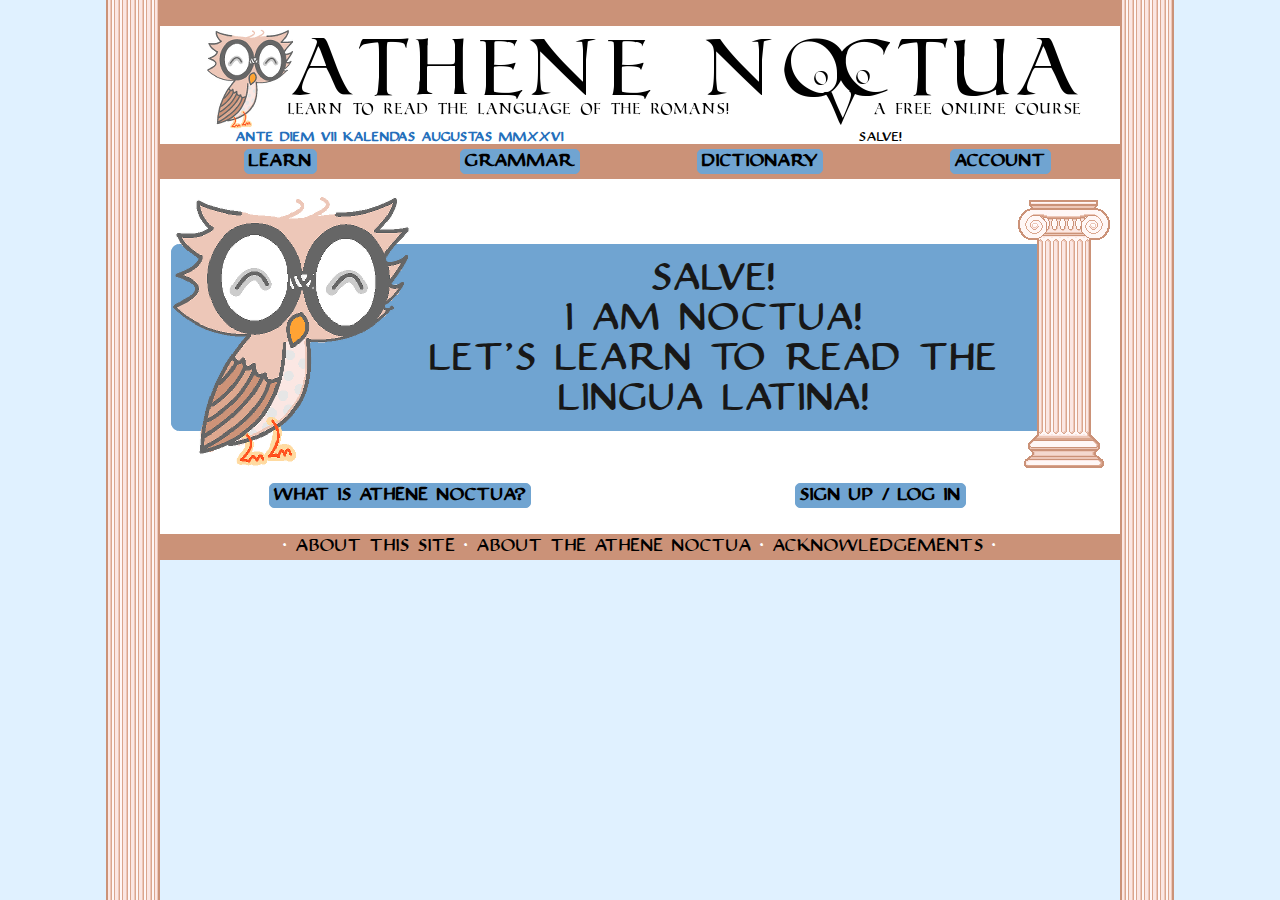
<file: index.html>
<!DOCTYPE html>
<!--[if lt IE 7 ]><html class="ie ie6" lang="en"> <![endif]-->
<!--[if IE 7 ]><html class="ie ie7" lang="en"> <![endif]-->
<!--[if IE 8 ]><html class="ie ie8" lang="en"> <![endif]-->
<!--[if (gte IE 9)|!(IE)]><!--><html lang="en"> <!--<![endif]-->
<head>

	<!-- Basic Page Needs
  ================================================== -->
	<meta charset="utf-8">
	<title>Athene Noctua - Learn Latin!</title>
	<meta name="description" content="">
	<meta name="author" content="">

	<!-- Mobile Specific Metas
  ================================================== -->
	<meta name="viewport" content="width=device-width, initial-scale=1, maximum-scale=1">

	<!-- CSS
  ================================================== -->
	<link rel="stylesheet" href="css/base.css">
	<link rel="stylesheet" href="css/skeleton.css">
	<link rel="stylesheet" href="css/layout.css">

	<!--[if lt IE 9]>
		<script src="http://html5shim.googlecode.com/svn/trunk/html5.js"></script>
	<![endif]-->

	<!-- Favicons
	================================================== -->
	<link rel="shortcut icon" href="images/favicon.ico">
	<link rel="apple-touch-icon" href="images/apple-touch-icon.png">
	<link rel="apple-touch-icon" sizes="72x72" href="images/apple-touch-icon-72x72.png">
	<link rel="apple-touch-icon" sizes="114x114" href="images/apple-touch-icon-114x114.png">

	<!-- Scripts
	================================================= -->
	<script src="scripts/date.js"></script>

</head>
<body>

	<!-- Primary Page Layout
	================================================== -->

	<div class="footer">&nbsp;</div>
	<div class="container">
		<!-- Logo -->
		<div class="sixteen columns">
			<a href="index.html"><img src="images/athene-noctua-logo.png" class="scale-with-grid align-center"></a>
		</div>
		<div class="eight columns inside-center justinian small" id="theDate">DATE</div>
		<div class="eight columns inside-center justinian small">SALVE!</div>
	</div>
	<div class="container nav">

		<!-- Navigation -->
		<div class="four columns inside-center"><input type="button" value="LEARN"></div>
		<div class="four columns inside-center"><input type="button" value="GRAMMAR" onClick="document.location.href='grammar.html'"></div>
		<div class="four columns inside-center"><input type="button" value="DICTIONARY"></div>
		<div class="four columns inside-center"><input type="button" value="ACCOUNT"></div>
	</div>
	<div class="container">
	<div class="sixteen columns inside-center">
			&nbsp;<br><img src="images/mascot-medium.png" align="left">
			<div class="inside-center justinian column-border"><h2>Salve!<br>I am Noctua!<br>Let's learn to read the lingua latina!</h2></div>
	</div>
	</div>
	<div class="container">
	<div class="eight columns inside-center"><input type="button" onClick="document.location.href='about.html'" value="WHAT IS ATHENE NOCTUA?"></div><div class="eight columns inside-center"><input type="button" value="SIGN UP / LOG IN"></div>
	</div><!-- container -->

	<!--- footer -->
	<div class="pre-footer">&nbsp;</div>
	<div class="footer justinian">&middot; <a href="about.html">About This Site</a> &middot; <a href="athene-noctua.html">About the Athene Noctua</a> &middot; <a>Acknowledgements</a> &middot;</div>
<!-- End Document
================================================== -->
<script language="JavaScript">
	document.getElementById("theDate").innerHTML = romanDate;
</script>
</body>
</html>
</file>
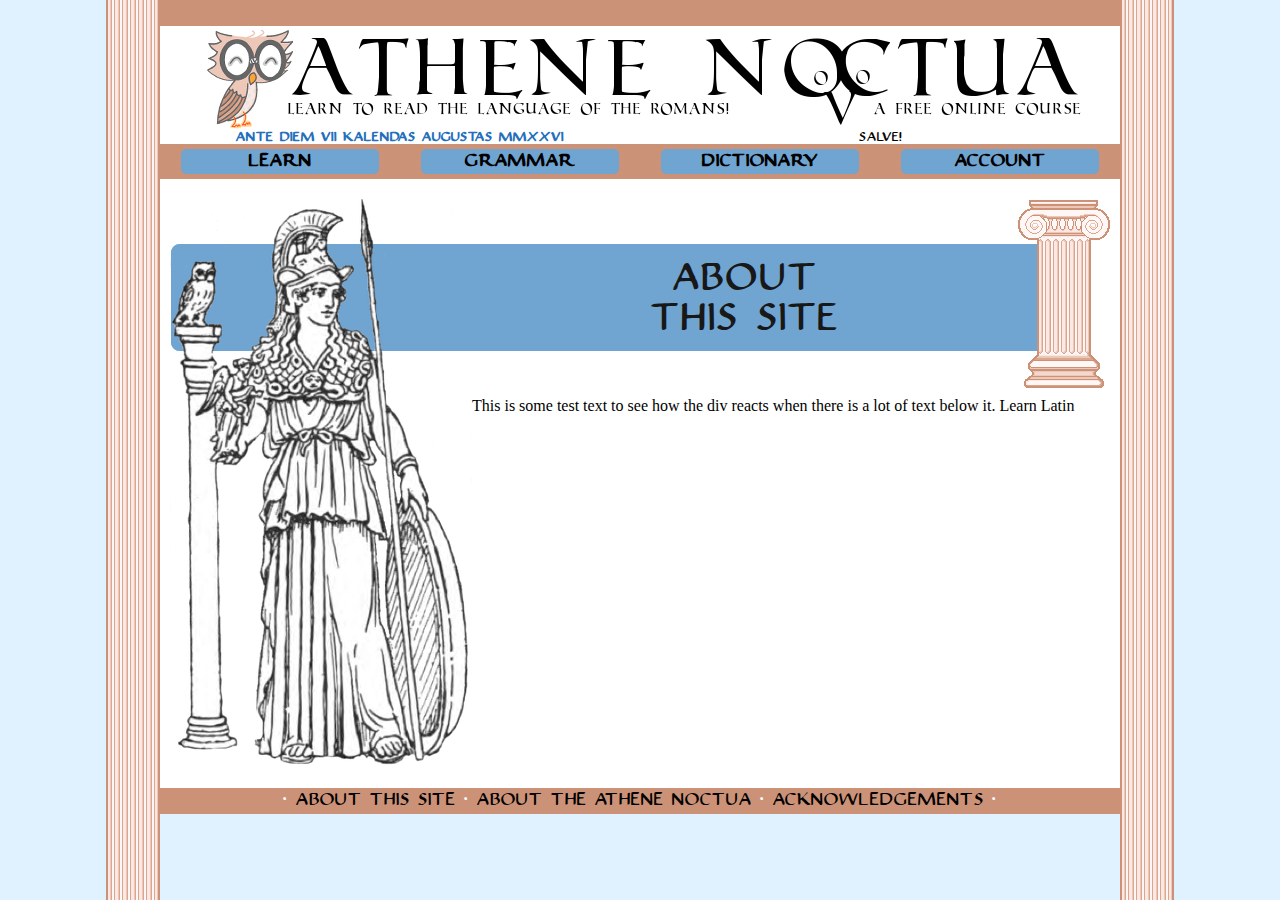
<file: about.html>
<!DOCTYPE html>
<!--[if lt IE 7 ]><html class="ie ie6" lang="en"> <![endif]-->
<!--[if IE 7 ]><html class="ie ie7" lang="en"> <![endif]-->
<!--[if IE 8 ]><html class="ie ie8" lang="en"> <![endif]-->
<!--[if (gte IE 9)|!(IE)]><!--><html lang="en"> <!--<![endif]-->
<head>

	<!-- Basic Page Needs
  ================================================== -->
	<meta charset="utf-8">
	<title>Athene Noctua - Learn Latin!</title>
	<meta name="description" content="">
	<meta name="author" content="">

	<!-- Mobile Specific Metas
  ================================================== -->
	<meta name="viewport" content="width=device-width, initial-scale=1, maximum-scale=1">

	<!-- CSS
  ================================================== -->
	<link rel="stylesheet" href="css/base.css">
	<link rel="stylesheet" href="css/skeleton.css">
	<link rel="stylesheet" href="css/layout.css">

	<!--[if lt IE 9]>
		<script src="http://html5shim.googlecode.com/svn/trunk/html5.js"></script>
	<![endif]-->

	<!-- Favicons
	================================================== -->
	<link rel="shortcut icon" href="images/favicon.ico">
	<link rel="apple-touch-icon" href="images/apple-touch-icon.png">
	<link rel="apple-touch-icon" sizes="72x72" href="images/apple-touch-icon-72x72.png">
	<link rel="apple-touch-icon" sizes="114x114" href="images/apple-touch-icon-114x114.png">

	<!-- Scripts
	================================================= -->
	<script src="scripts/date.js"></script>

</head>
<body>

	<!-- Primary Page Layout
	================================================== -->

	<div class="footer">&nbsp;</div>
	<div class="container">
		<!-- Logo -->
		<div class="sixteen columns">
			<a href="index.html"><img src="images/athene-noctua-logo.png" class="scale-with-grid align-center"></a>
		</div>
		<div class="eight columns inside-center justinian small" id="theDate">DATE</div>
		<div class="eight columns inside-center justinian small">SALVE!</div>
	</div>
	<div class="container nav">

		<!-- Navigation -->
		<div class="four columns inside-center"><input type="button" value="LEARN" class="navigation"></div>
		<div class="four columns inside-center"><input type="button" value="GRAMMAR" onClick="document.location.href='grammar.html'" class="navigation"></div>
		<div class="four columns inside-center"><input type="button" value="DICTIONARY" class="navigation"></div>
		<div class="four columns inside-center"><input type="button" value="ACCOUNT" class="navigation"></div>
	</div>
	<div class="container">
	<div class="sixteen columns">
			&nbsp;<br><img src="images/minerva.png" class="scale-with-grid" align="left">
			<div class="inside-center justinian column-border"><h2>About<br>This Site</h2></div>This is some test text to see how the div reacts when there is a lot of text below it. Learn Latin
		</div>
	</div><!-- container -->

	<!--- footer -->
	<div class="pre-footer">&nbsp;</div>
	<div class="footer justinian">&middot; <a href="about.html">About This Site</a> &middot; <a href="athene-noctua.html">About the Athene Noctua</a> &middot; <a>Acknowledgements</a> &middot;</div>
<!-- End Document
================================================== -->
<script language="JavaScript">
	document.getElementById("theDate").innerHTML = romanDate;
</script>
</body>
</html>
</file>
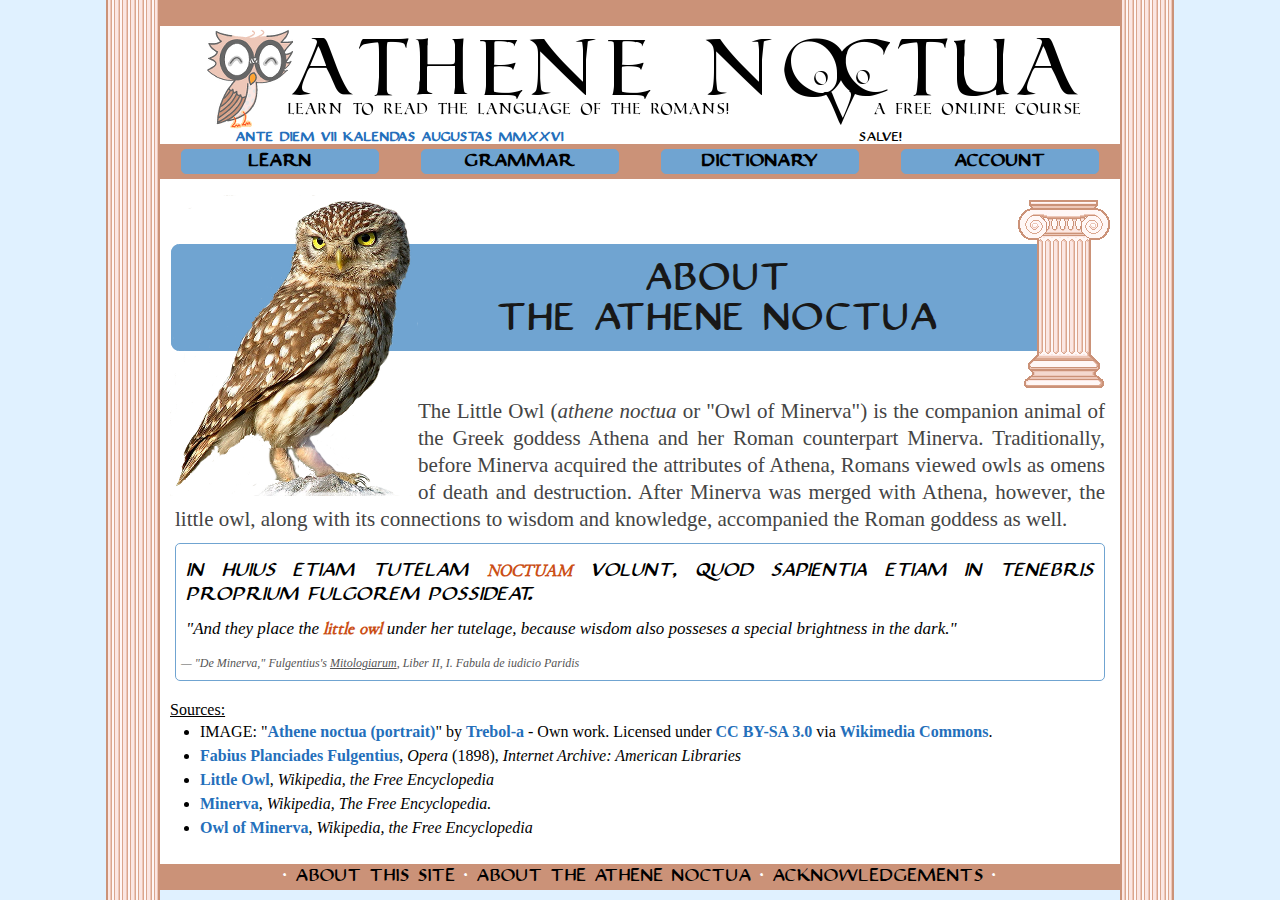
<file: athene-noctua.html>
<!DOCTYPE html>
<!--[if lt IE 7 ]><html class="ie ie6" lang="en"> <![endif]-->
<!--[if IE 7 ]><html class="ie ie7" lang="en"> <![endif]-->
<!--[if IE 8 ]><html class="ie ie8" lang="en"> <![endif]-->
<!--[if (gte IE 9)|!(IE)]><!--><html lang="en"> <!--<![endif]-->
<head>

	<!-- Basic Page Needs
  ================================================== -->
	<meta charset="utf-8">
	<title>Athene Noctua - Learn Latin!</title>
	<meta name="description" content="">
	<meta name="author" content="">

	<!-- Mobile Specific Metas
  ================================================== -->
	<meta name="viewport" content="width=device-width, initial-scale=1, maximum-scale=1">

	<!-- CSS
  ================================================== -->
	<link rel="stylesheet" href="css/base.css">
	<link rel="stylesheet" href="css/skeleton.css">
	<link rel="stylesheet" href="css/layout.css">

	<!--[if lt IE 9]>
		<script src="http://html5shim.googlecode.com/svn/trunk/html5.js"></script>
	<![endif]-->

	<!-- Favicons
	================================================== -->
	<link rel="shortcut icon" href="images/favicon.ico">
	<link rel="apple-touch-icon" href="images/apple-touch-icon.png">
	<link rel="apple-touch-icon" sizes="72x72" href="images/apple-touch-icon-72x72.png">
	<link rel="apple-touch-icon" sizes="114x114" href="images/apple-touch-icon-114x114.png">

	<!-- Scripts
	================================================= -->
	<script src="scripts/date.js"></script>

</head>
<body>

	<!-- Primary Page Layout
	================================================== -->

	<div class="footer">&nbsp;</div>
	<div class="container">
		<!-- Logo -->
		<div class="sixteen columns">
			<a href="index.html"><img src="images/athene-noctua-logo.png" class="scale-with-grid align-center"></a>
		</div>
		<div class="eight columns inside-center justinian small" id="theDate">DATE</div>
		<div class="eight columns inside-center justinian small">SALVE!</div>
	</div>
	<div class="container nav">

		<!-- Navigation -->
		<div class="four columns inside-center"><input type="button" value="LEARN" class="navigation"></div>
		<div class="four columns inside-center"><input type="button" value="GRAMMAR" onClick="document.location.href='grammar.html'" class="navigation"></div>
		<div class="four columns inside-center"><input type="button" value="DICTIONARY" class="navigation"></div>
		<div class="four columns inside-center"><input type="button" value="ACCOUNT" class="navigation"></div>
	</div>
	<div class="container">
	<div class="sixteen columns">
			&nbsp;<br><img src="images/little-owl.png" class="scale-with-grid" align="left">
			<div class="inside-center justinian column-border"><h2>About<br>The Athene Noctua</h2></div><p class="justify lead">The Little Owl (<em>athene noctua</em> or "Owl of Minerva") is the companion animal of the Greek goddess Athena and her Roman counterpart Minerva.  Traditionally, before Minerva acquired the attributes of Athena, Romans viewed owls as omens of death and destruction.  After Minerva was merged with Athena, however, the little owl, along with its connections to wisdom and knowledge, accompanied the Roman goddess as well.</p><blockquote><p class="justinian justify">In huius etiam tutelam <strong>noctuam</strong> volunt, quod sapientia etiam in tenebris proprium fulgorem possideat.</p><p>"And they place the <strong>little owl</strong> under her tutelage, because wisdom also posseses a special brightness in the dark."</p><footer><cite>"De Minerva," Fulgentius's <u>Mitologiarum</u>, Liber II, I. Fabula de iudicio Paridis</cite></footer></blockquote><br><b><u>Sources:</u></b><ul class="disc"><li> IMAGE: "<a href="http://commons.wikimedia.org/wiki/File:Athene_noctua_(portrait).jpg#mediaviewer/File:Athene_noctua_(portrait).jpg">Athene noctua (portrait)</a>" by <a href="//commons.wikimedia.org/wiki/User:Trebol-a" title="User:Trebol-a">Trebol-a</a> - <span class="int-own-work">Own work</span>. Licensed under <a href="http://creativecommons.org/licenses/by-sa/3.0" title="Creative Commons Attribution-Share Alike 3.0">CC BY-SA 3.0</a> via <a href="//commons.wikimedia.org/wiki/">Wikimedia Commons</a>.<li> <a href="https://archive.org/stream/fabiiplanciadis00fulggoog#page/n62/mode/2up">Fabius Planciades Fulgentius</a>, <em>Opera</em> (1898), <em>Internet Archive: American Libraries</em><li> <a href="http://en.wikipedia.org/w/index.php?title=Little_owl&oldid=614810287">Little Owl</a>, <em>Wikipedia, the Free Encyclopedia</em><li> <a href="http://en.wikipedia.org/w/index.php?title=Minerva&oldid=612466130">Minerva</a>, <em>Wikipedia, The Free Encyclopedia.</em><li> <a href="http://en.wikipedia.org/w/index.php?title=Owl_of_Athena&oldid=592695963">Owl of Minerva</a>, <em>Wikipedia, the Free Encyclopedia</em></ul>
		</div>
	</div><!-- container -->

	<!--- footer -->
	<div class="pre-footer">&nbsp;</div>
	<div class="footer justinian">&middot; <a href="about.html">About This Site</a> &middot; <a href="athene-noctua.html">About the Athene Noctua</a> &middot; <a>Acknowledgements</a> &middot;</div>
<!-- End Document
================================================== -->
<script language="JavaScript">
	document.getElementById("theDate").innerHTML = romanDate;
</script>
</body>
</html>
</file>
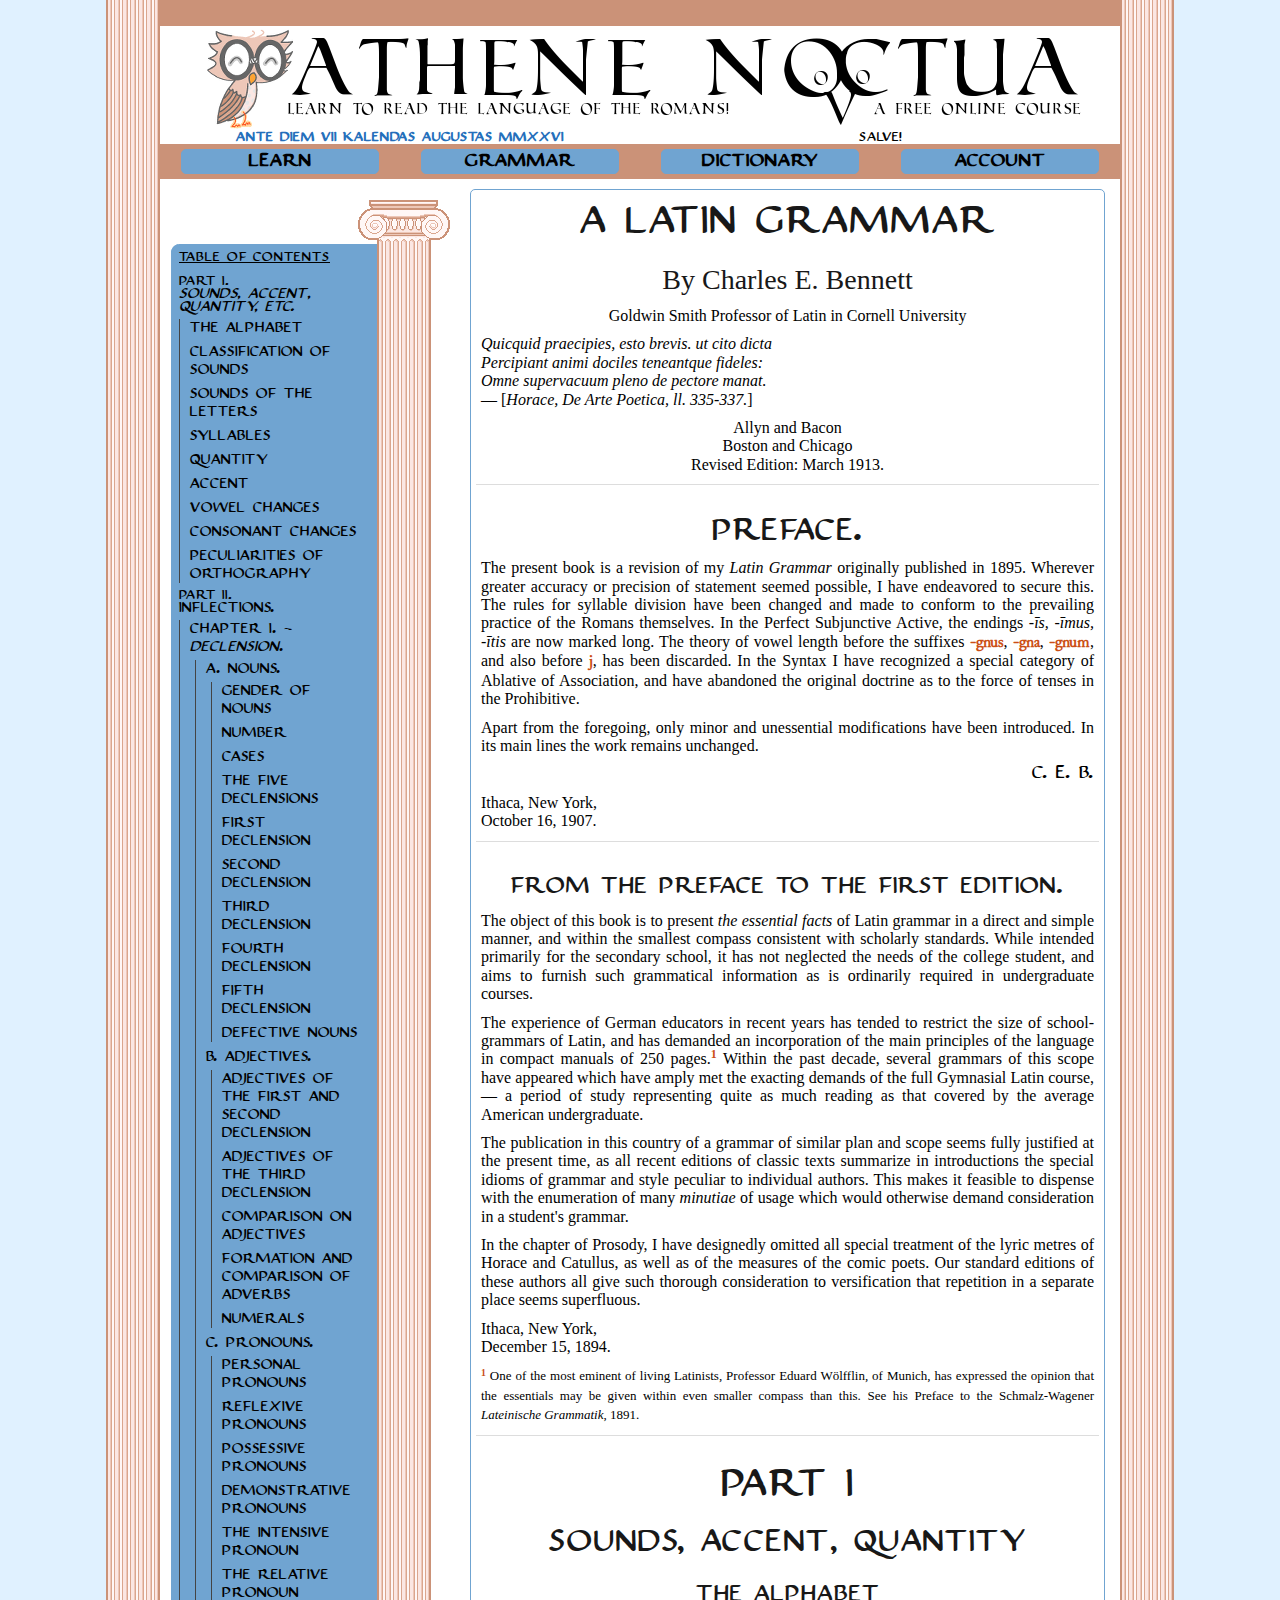
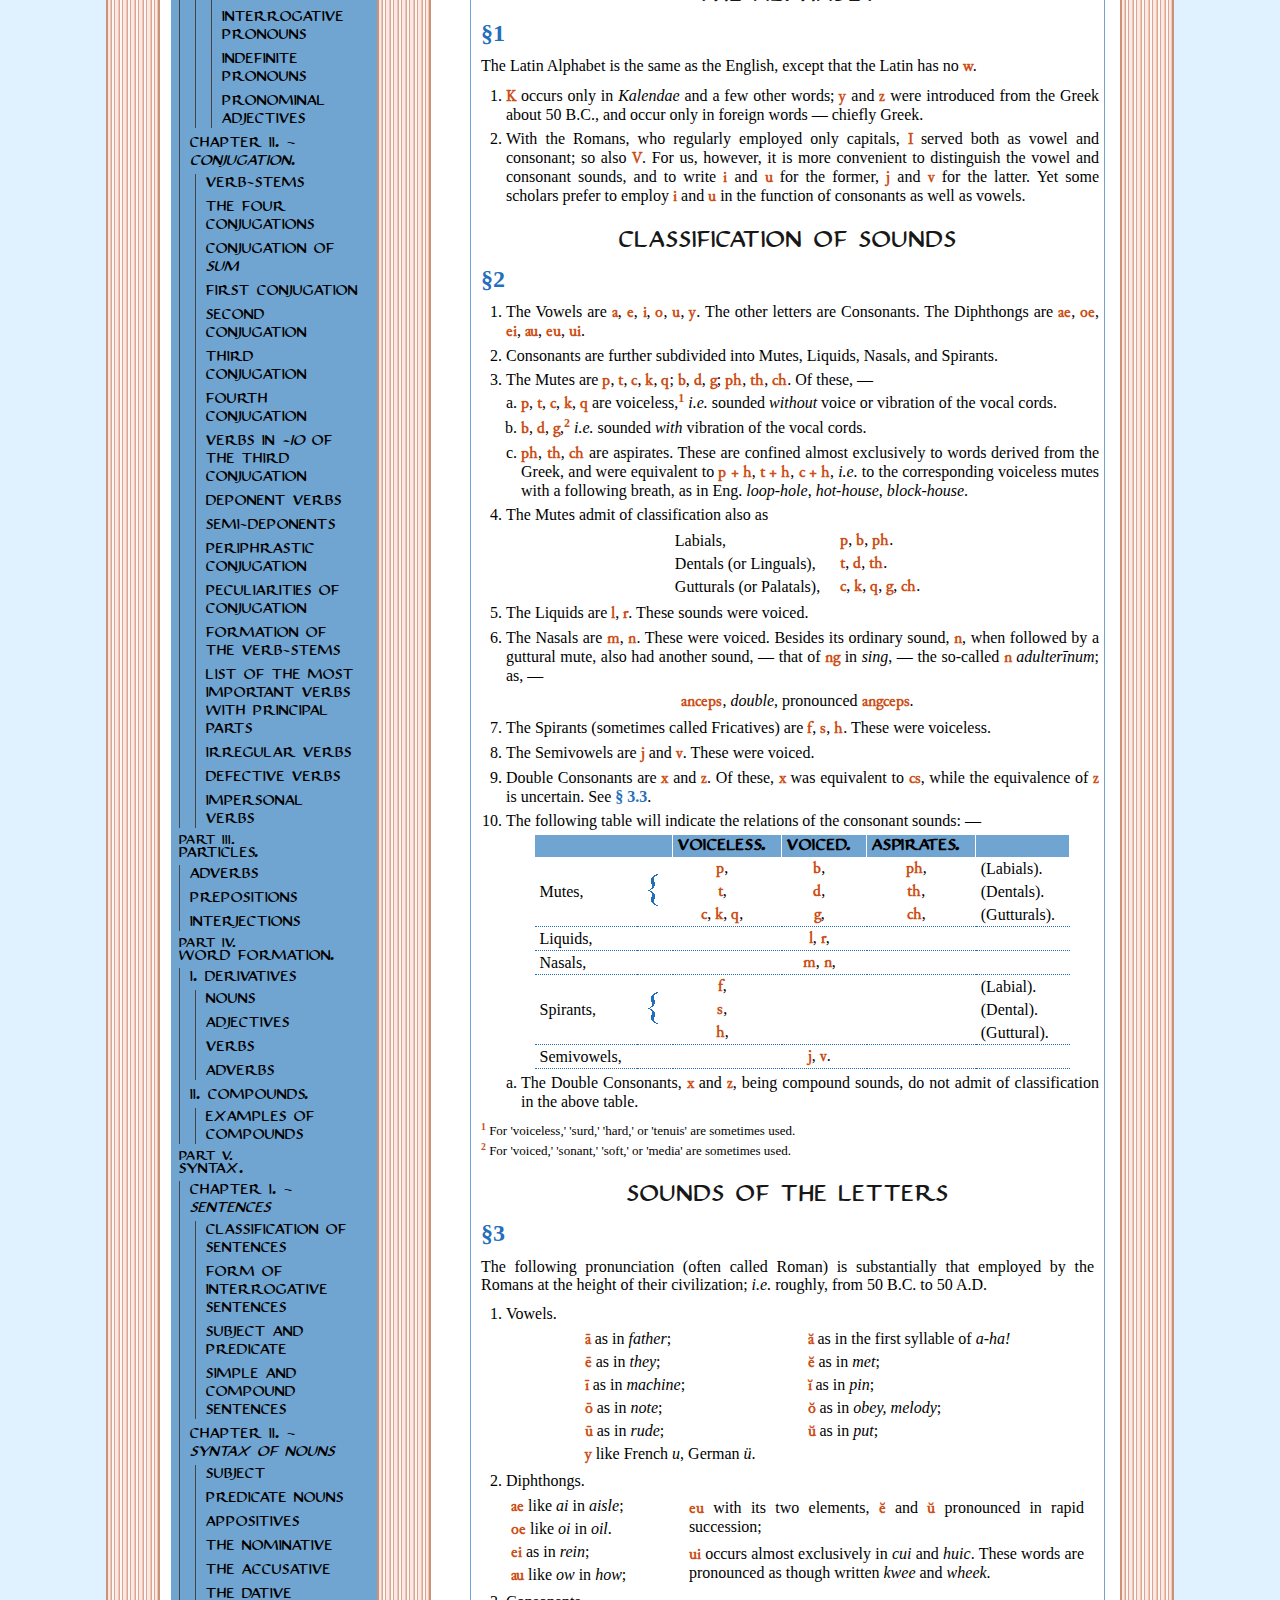
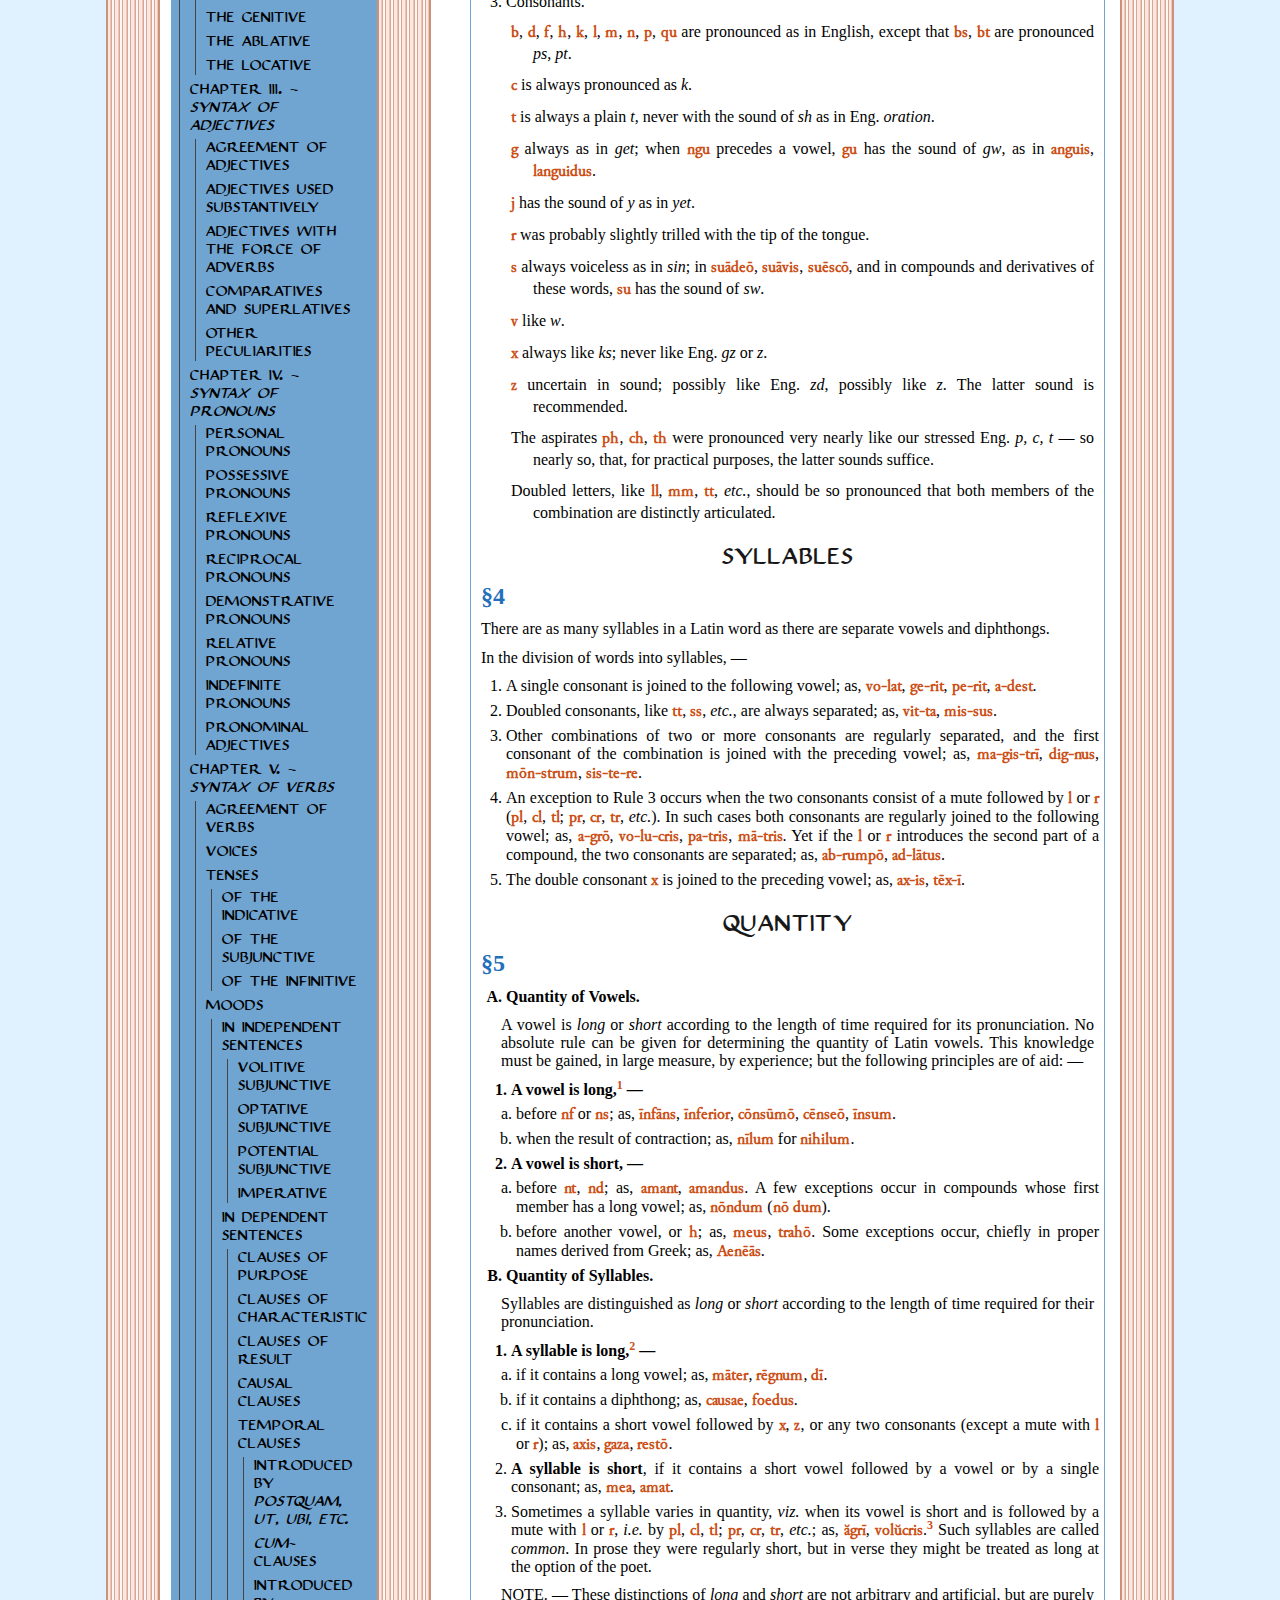
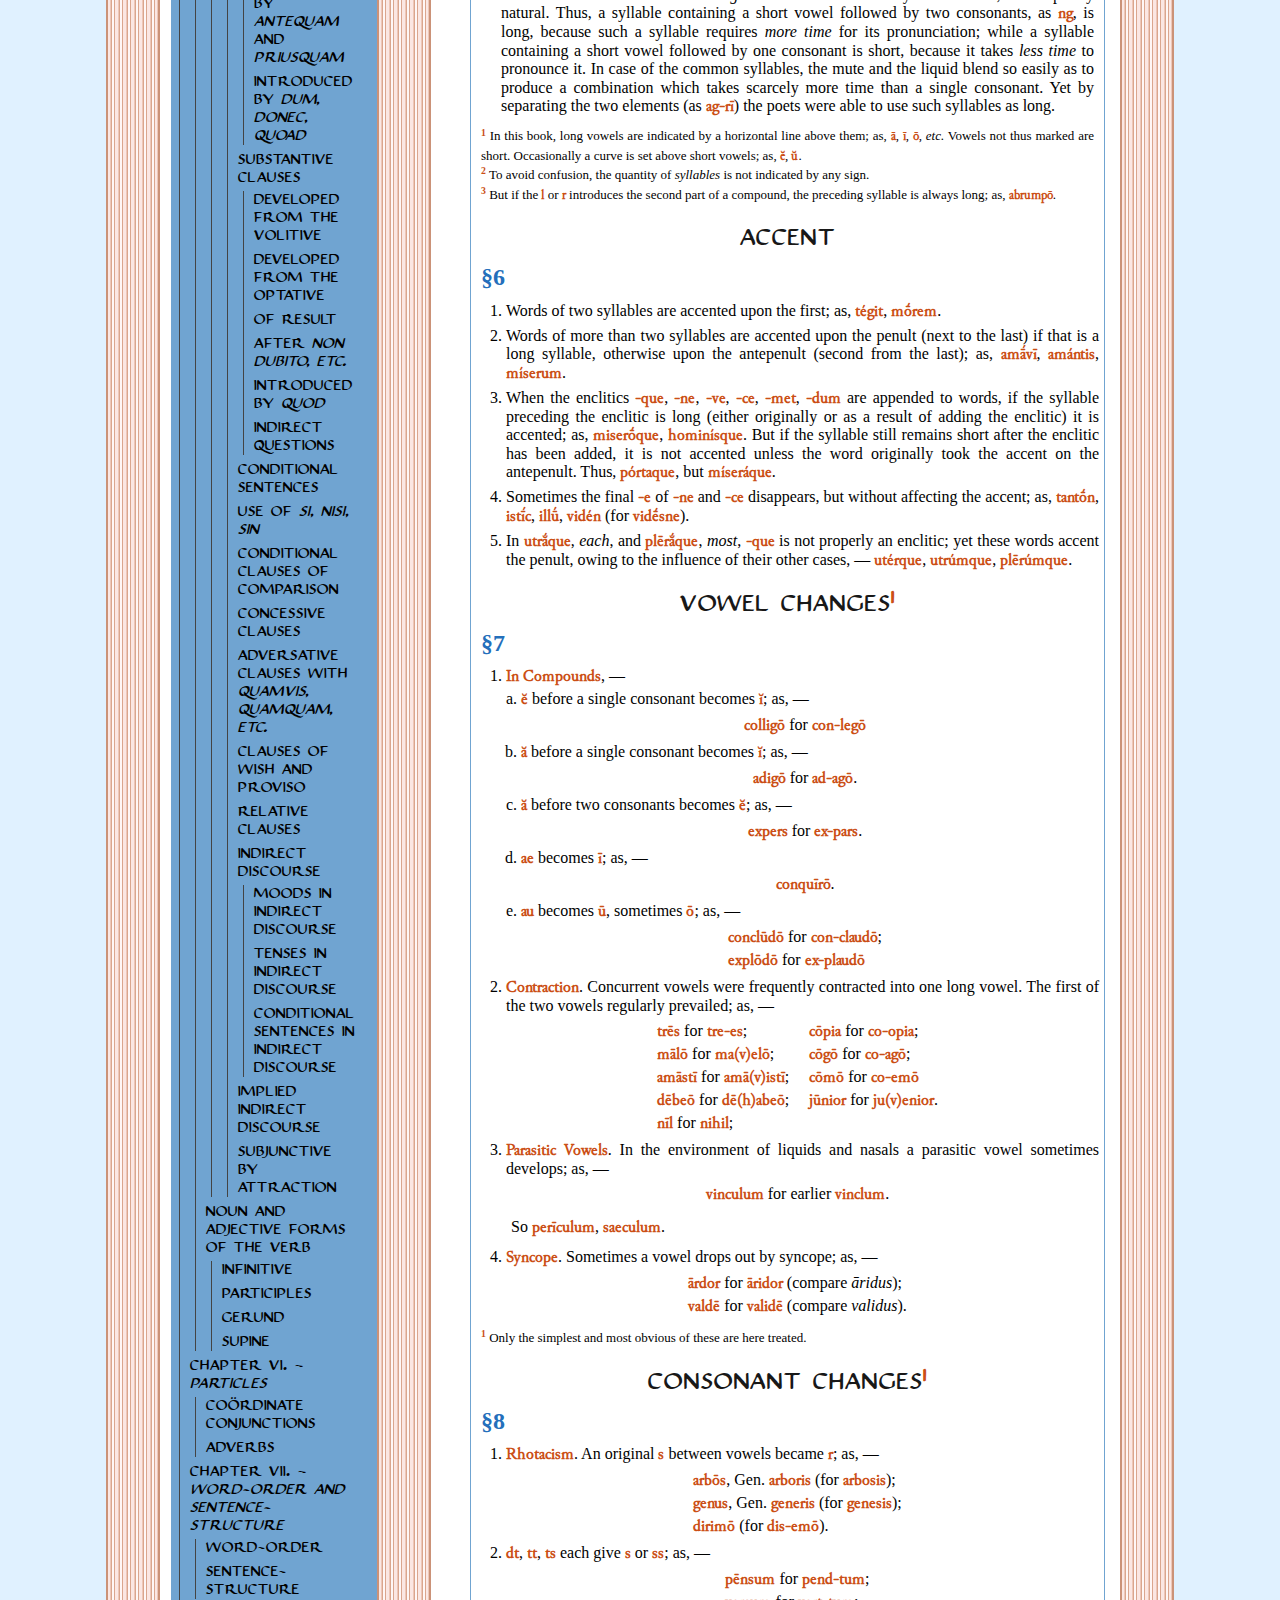
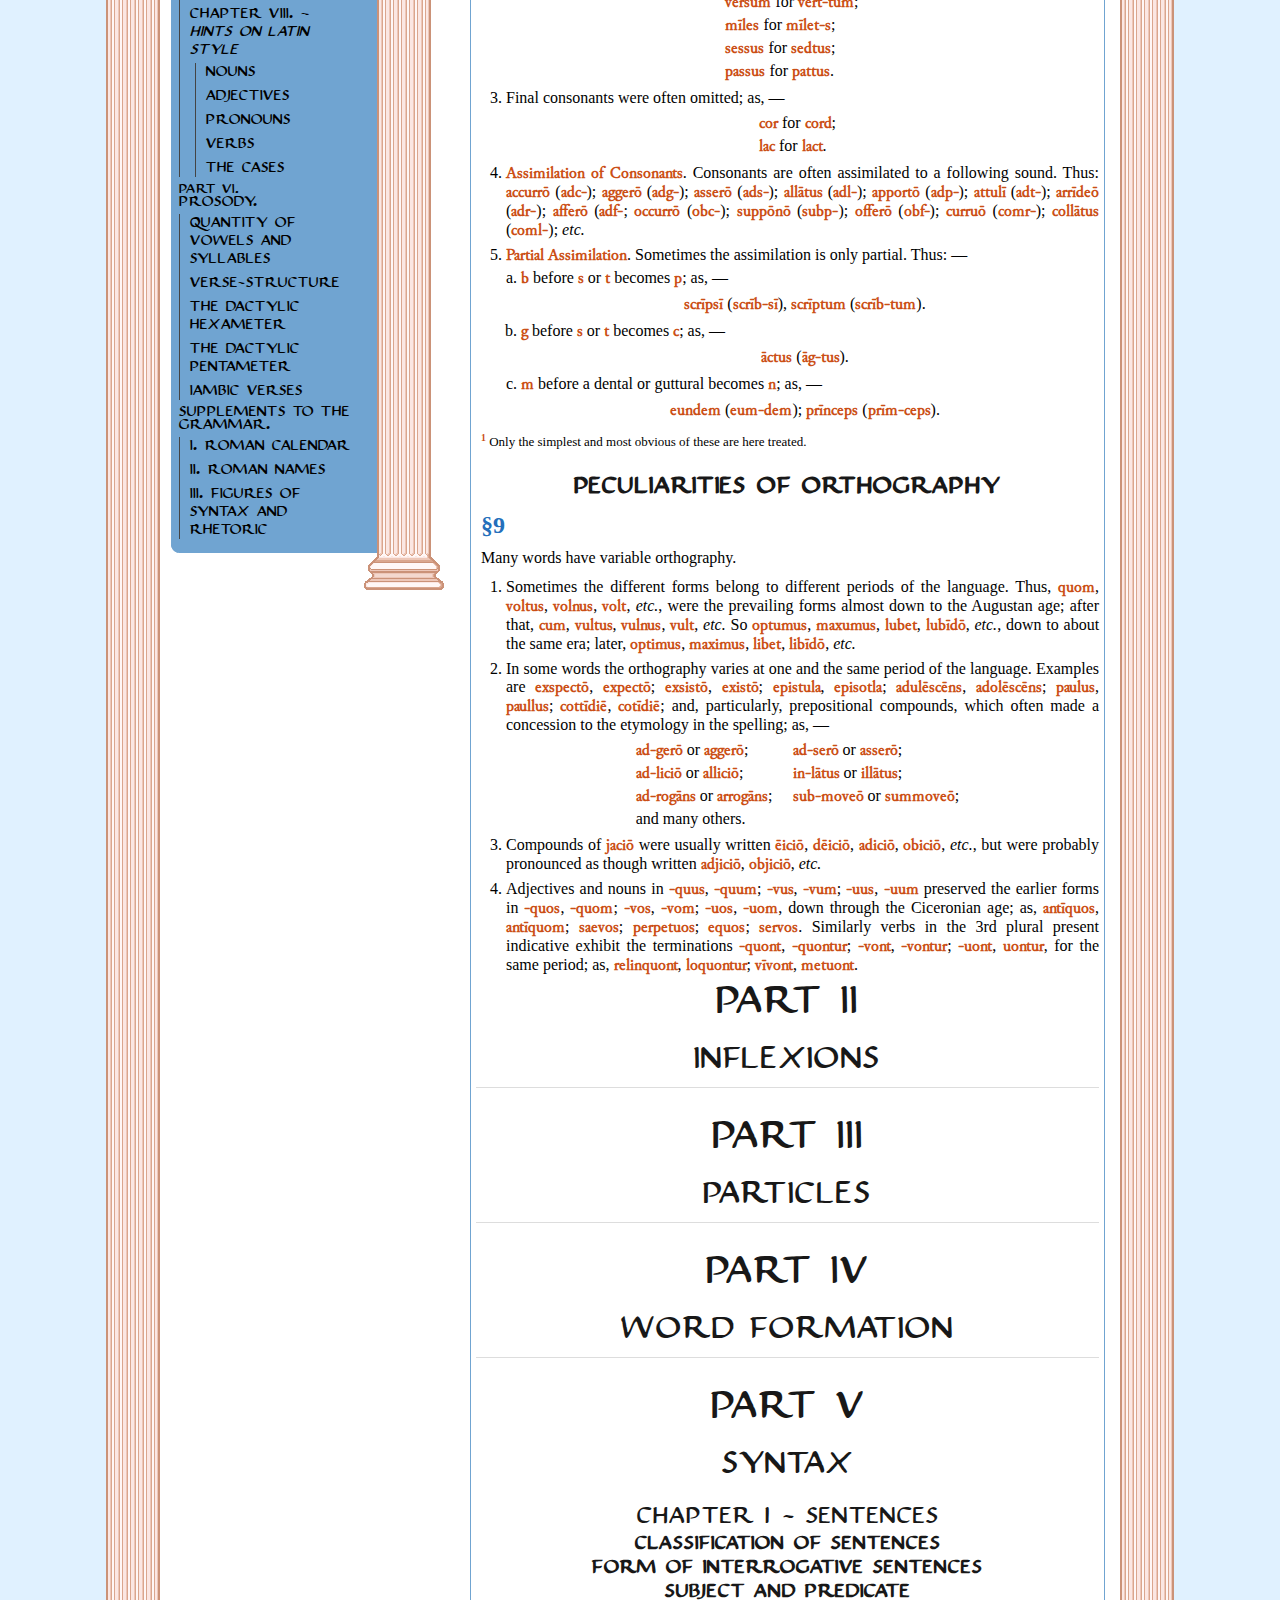
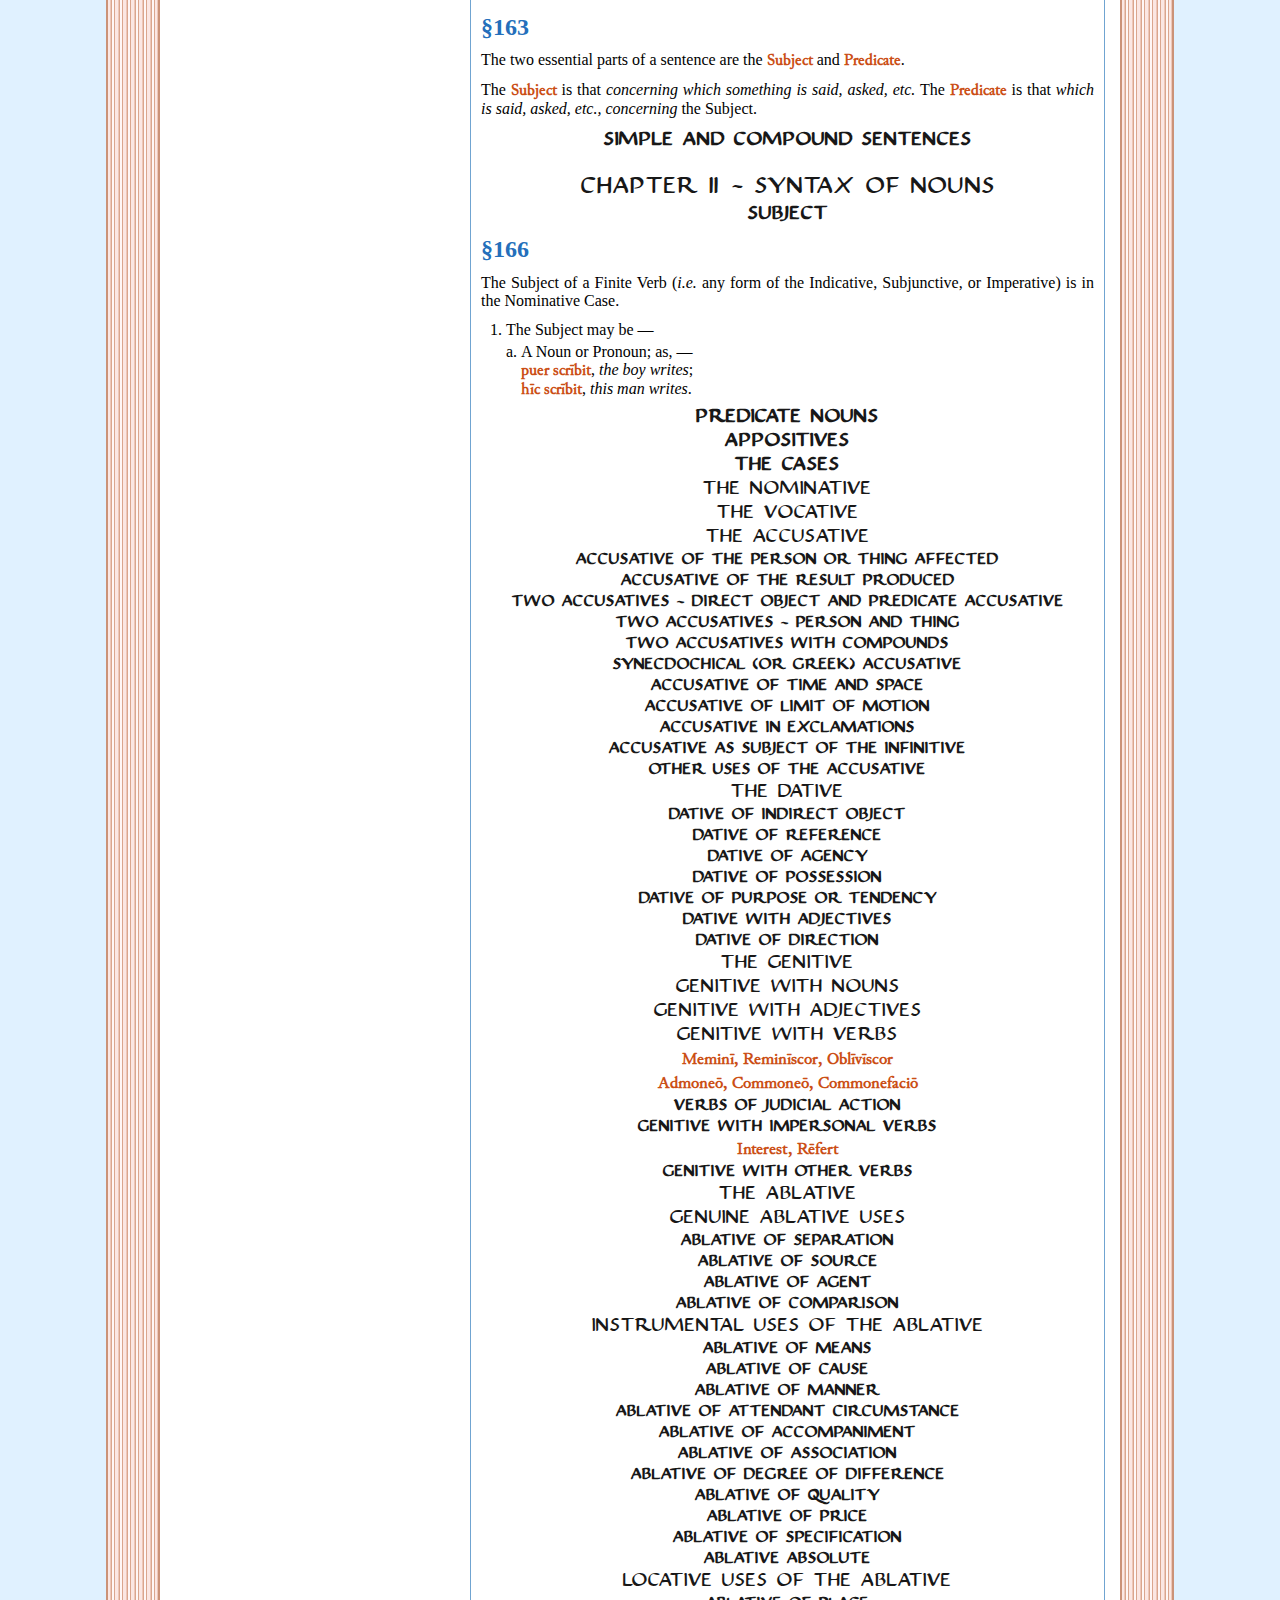
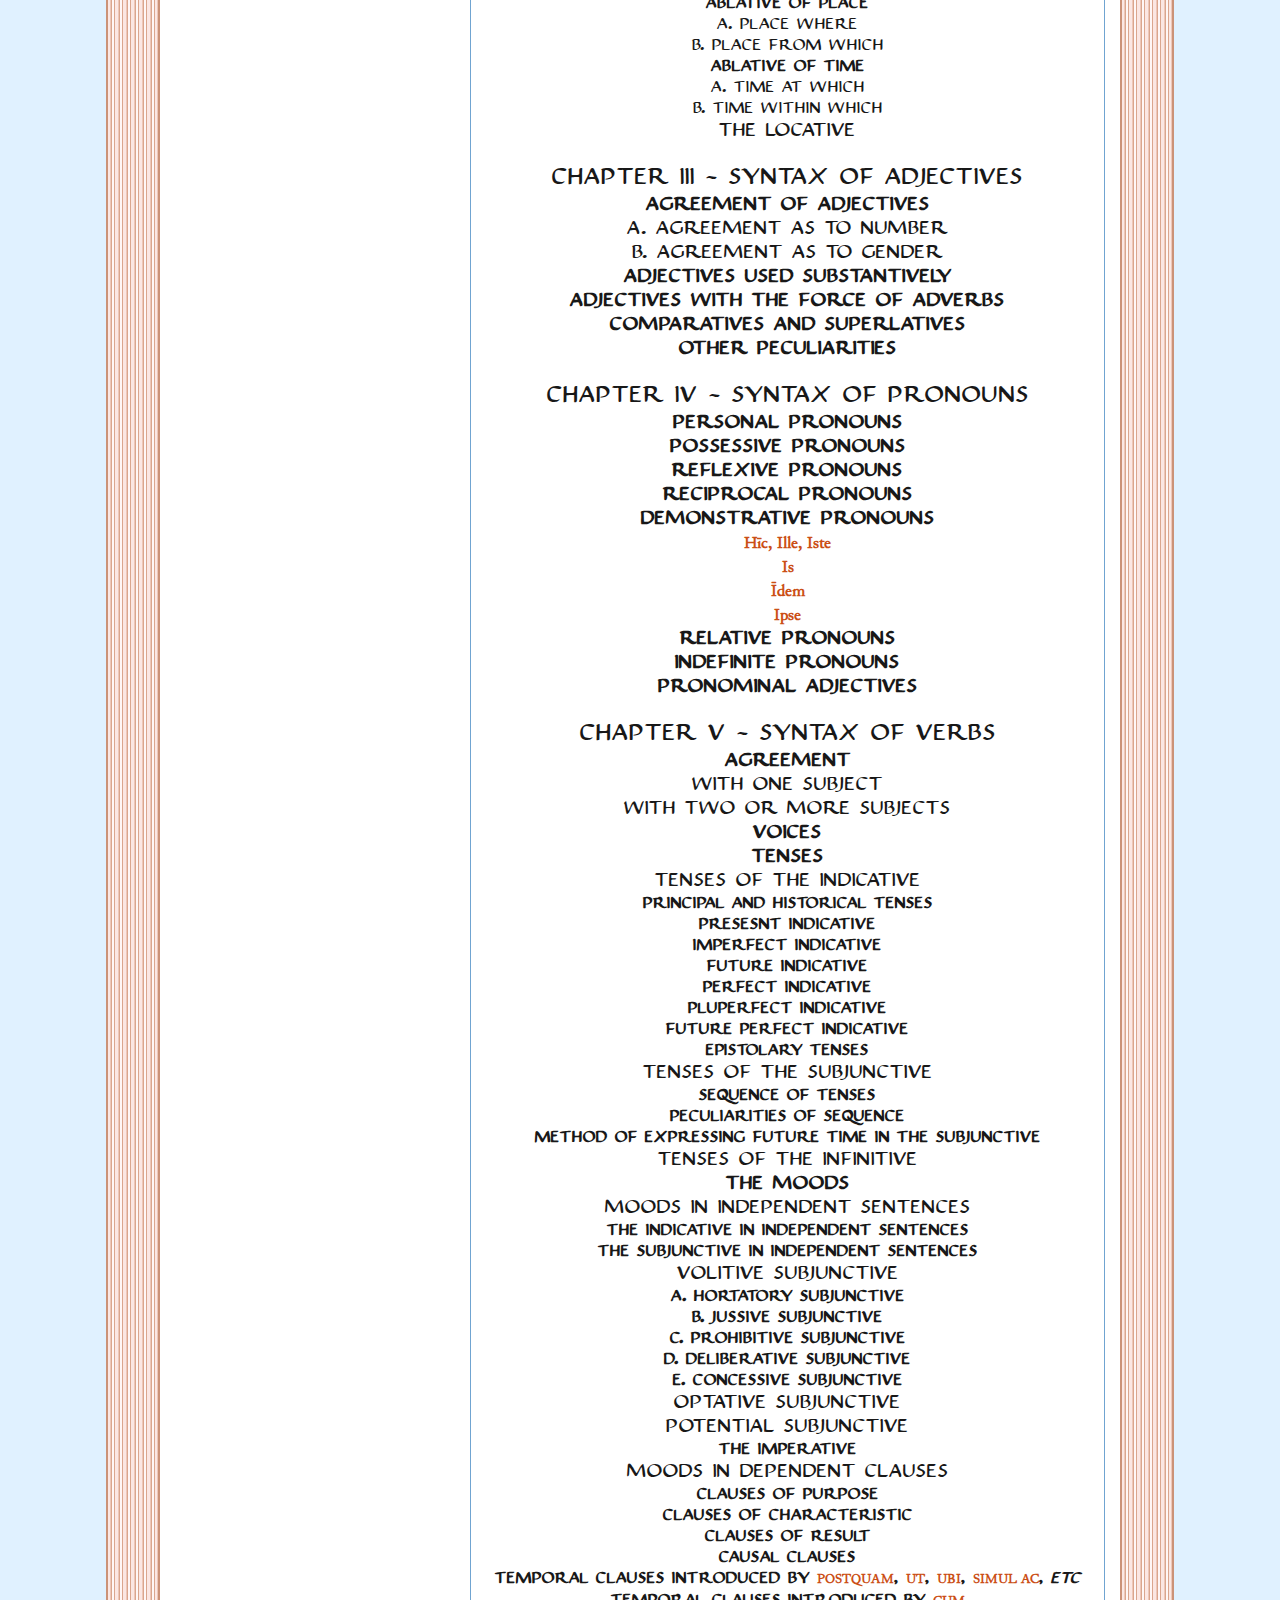
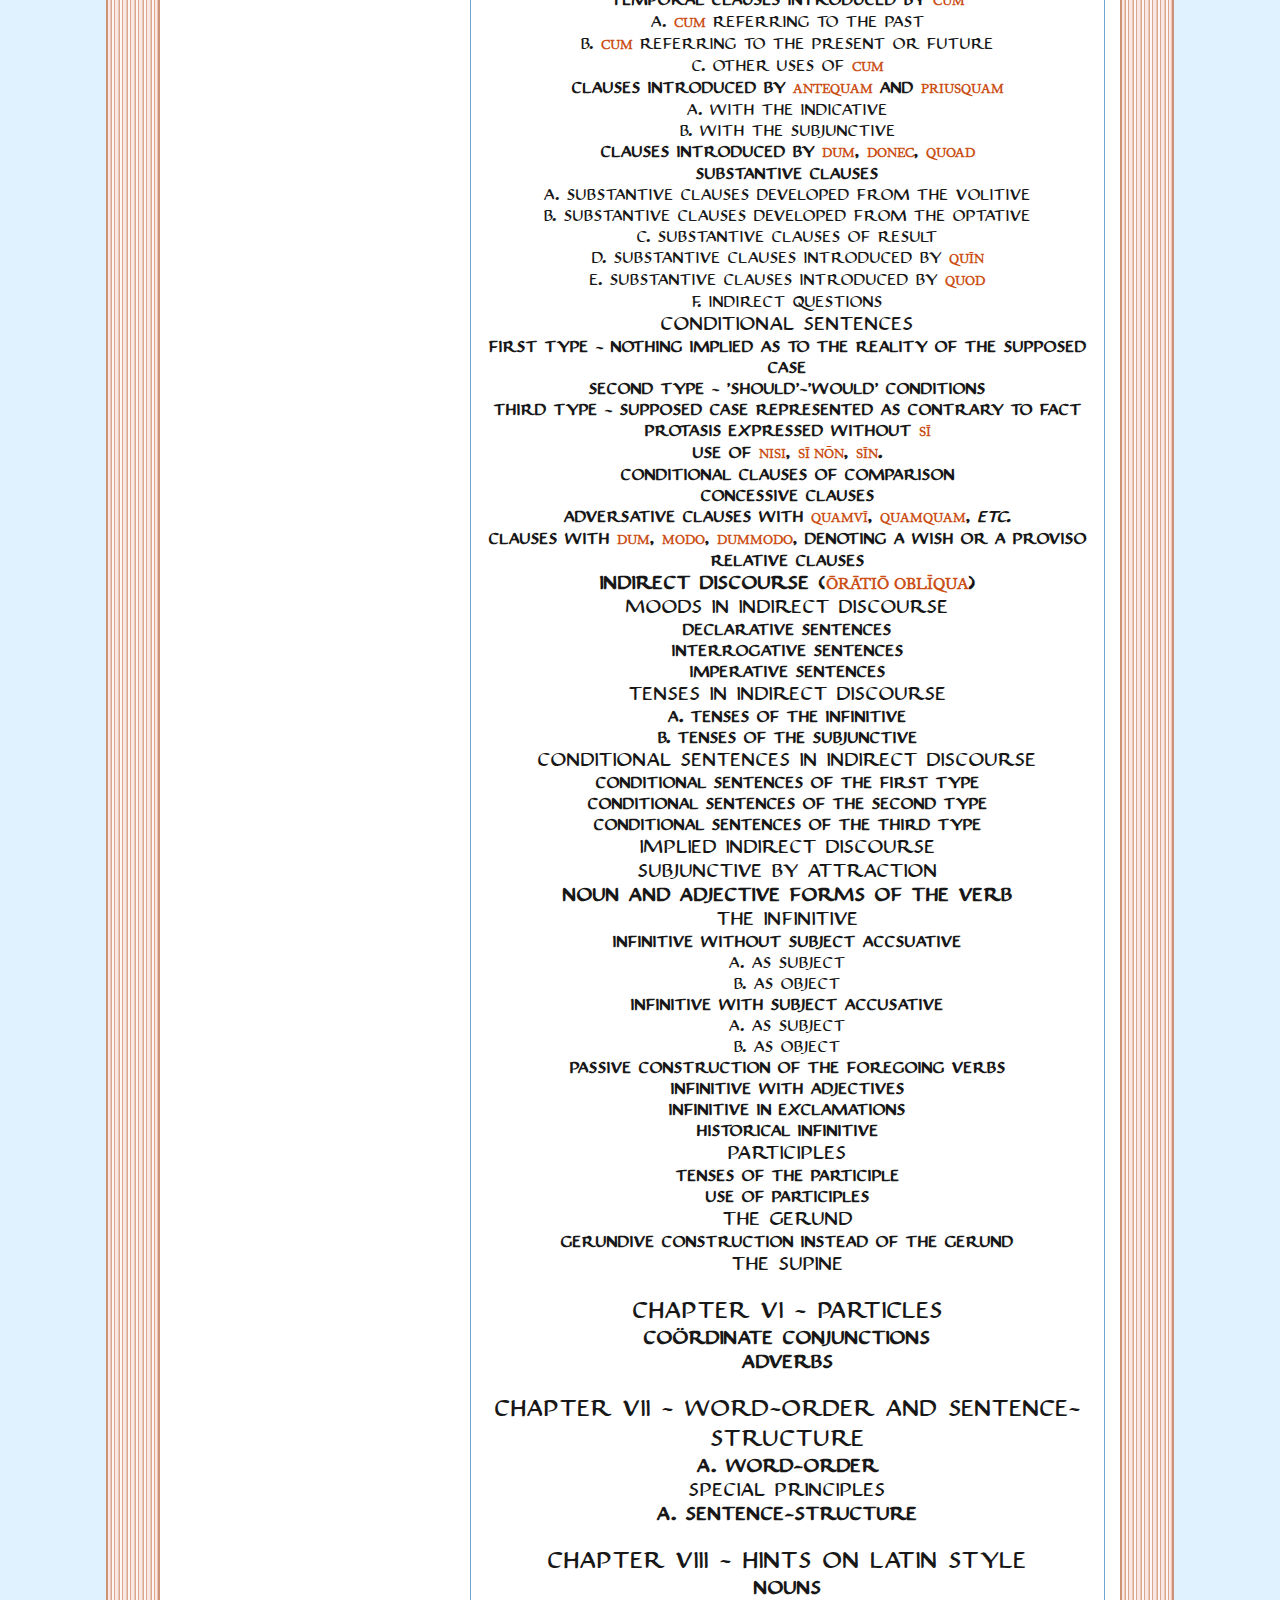
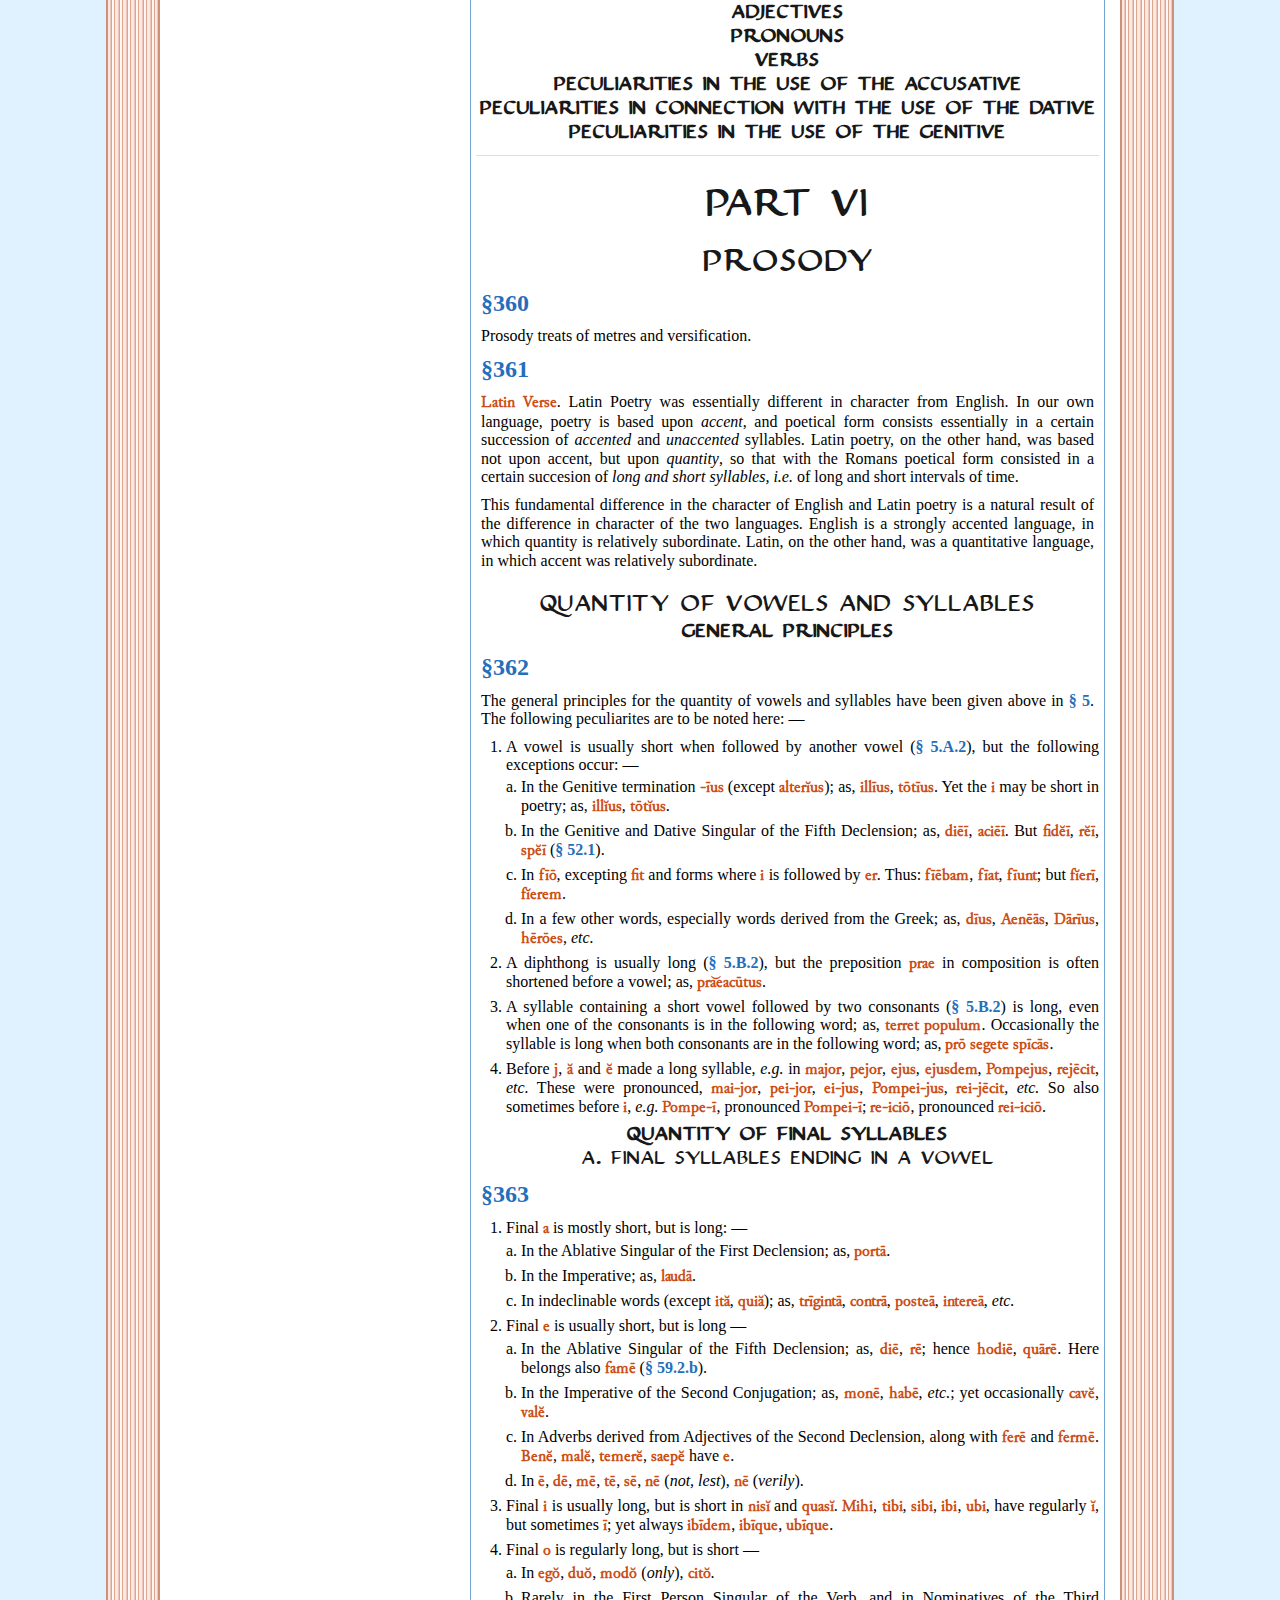
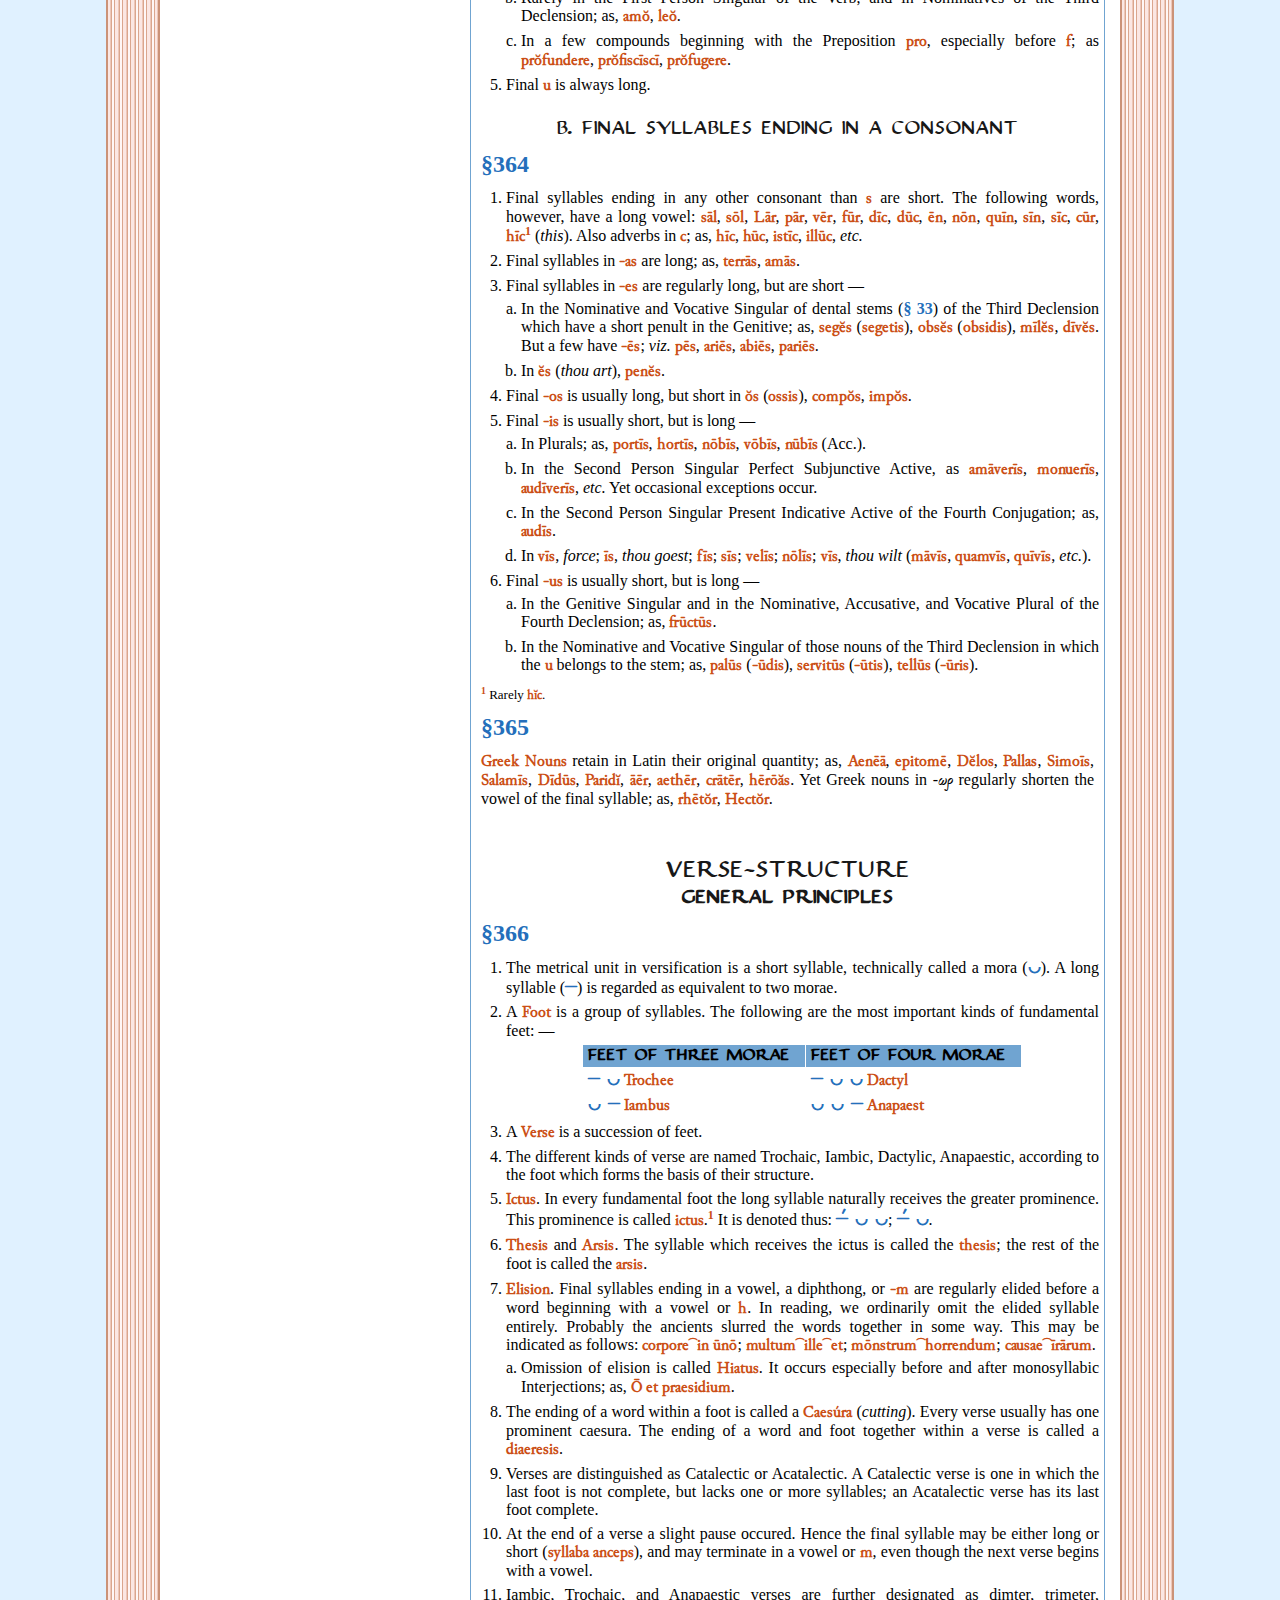
<file: grammar.html>
<!DOCTYPE html>
<!--[if lt IE 7 ]><html class="ie ie6" lang="en"> <![endif]-->
<!--[if IE 7 ]><html class="ie ie7" lang="en"> <![endif]-->
<!--[if IE 8 ]><html class="ie ie8" lang="en"> <![endif]-->
<!--[if (gte IE 9)|!(IE)]><!--><html lang="en"> <!--<![endif]-->
<head>

	<!-- Basic Page Needs
  ================================================== -->
	<meta charset="utf-8">
	<title>Athene Noctua - Learn Latin!</title>
	<meta name="description" content="">
	<meta name="author" content="">

	<!-- Mobile Specific Metas
  ================================================== -->
	<meta name="viewport" content="width=device-width, initial-scale=1, maximum-scale=1">

	<!-- CSS
  ================================================== -->
	<link rel="stylesheet" href="css/base.css">
	<link rel="stylesheet" href="css/skeleton.css">
	<link rel="stylesheet" href="css/layout.css">

	<!--[if lt IE 9]>
		<script src="http://html5shim.googlecode.com/svn/trunk/html5.js"></script>
	<![endif]-->

	<!-- Favicons
	================================================== -->
	<link rel="shortcut icon" href="images/favicon.ico">
	<link rel="apple-touch-icon" href="images/apple-touch-icon.png">
	<link rel="apple-touch-icon" sizes="72x72" href="images/apple-touch-icon-72x72.png">
	<link rel="apple-touch-icon" sizes="114x114" href="images/apple-touch-icon-114x114.png">

	<!-- Scripts
	================================================= -->
	<script src="scripts/date.js"></script>

</head>
<body>

	<!-- Primary Page Layout
	================================================== -->

	<div class="footer">&nbsp;</div>
	<div class="container">
		<!-- Logo -->
		<div class="sixteen columns">
			<a href="index.html"><img src="images/athene-noctua-logo.png" class="scale-with-grid align-center"></a>
		</div>
		<div class="eight columns inside-center justinian small" id="theDate">DATE</div>
		<div class="eight columns inside-center justinian small">SALVE!</div>
	</div>
	<div class="container nav">

		<!-- Navigation -->
		<div class="four columns inside-center"><input type="button" value="LEARN" class="navigation"></div>
		<div class="four columns inside-center"><input type="button" value="GRAMMAR" onClick="document.location.href='grammar.html'" class="navigation"></div>
		<div class="four columns inside-center"><input type="button" value="DICTIONARY" class="navigation"></div>
		<div class="four columns inside-center"><input type="button" value="ACCOUNT" class="navigation"></div>
	</div>
	<div class="container">


	<! -- The Table of Contents-->
<div class="five columns">&nbsp;<br><div class="column-border justinian small tablet-fixed">
<u>Table of Contents</u><br><br>
<a href="#Part1">PART I.<br>
<font size="-1"><em>Sounds, Accent, Quantity, Etc.</em></a>
<ul class="bordered"><li> <a href="#Sect1">The Alphabet</a>
<li> <a href="#Sect2">Classification of Sounds</a>
<li> <a href="#Sect3">Sounds of the Letters</a>
<li> <a href="#Sect4">Syllables</a>
<li> <a href="#Sect5">Quantity</a>
<li> Accent
<li> Vowel Changes
<li> Consonant Changes
<li> Peculiarities of Orthography
</ul></font>
PART II.<br>
<font size="-1">Inflections.
<ul class="bordered"><li> Chapter I. &mdash; <em>Declension</em>.
<ul class="bordered"><li> A. Nouns.
<ul class="bordered"><li> Gender of Nouns
<li> Number
<li> Cases
<li> The Five Declensions
<li> First Declension
<li> Second Declension
<li> Third Declension
<li> Fourth Declension
<li> Fifth Declension
<li> Defective Nouns
</ul>
<li> B. Adjectives.
<ul class="bordered"><li> Adjectives of the First and Second Declension
<li> Adjectives of the Third Declension
<li> Comparison on Adjectives
<li> Formation and Comparison of Adverbs
<li> Numerals
</ul>
<li> C. Pronouns.
<ul class="bordered"><li> Personal Pronouns
<li> Reflexive Pronouns
<li> Possessive Pronouns
<li> Demonstrative Pronouns
<li> The Intensive Pronoun
<li> The Relative Pronoun
<li> Interrogative Pronouns
<li> Indefinite Pronouns
<li> Pronominal Adjectives
</ul>
</ul>
<li> Chapter II. &mdash; <em>Conjugation</em>.
<ul class="bordered"><li> Verb-Stems
<li> The Four Conjugations
<li> Conjugation of <em>Sum</em>
<li> First Conjugation
<li> Second Conjugation
<li> Third Conjugation
<li> Fourth Conjugation
<li> Verbs in <em>-io</em> of the Third Conjugation
<li> Deponent Verbs
<li> Semi-Deponents
<li> Periphrastic Conjugation
<li> Peculiarities of Conjugation
<li> Formation of the Verb-Stems
<li> List of the Most Important Verbs with Principal Parts
<li> Irregular Verbs
<li> Defective Verbs
<li> Impersonal Verbs
</ul>
</ul></font>
PART III.<br>
<font size="-1">Particles.
<ul class="bordered"><li> Adverbs
<li> Prepositions
<li> Interjections
</ul></font>
PART IV.<br>
<font size="-1">Word Formation.
<ul class="bordered"><li> I. Derivatives
<ul class="bordered"><li> Nouns
<li> Adjectives
<li> Verbs
<li> Adverbs</ul>
<li> II. Compounds.
<ul class="bordered"><li> Examples of Compounds</ul>
</ul></font>
PART V.<br>
<font size="-1">Syntax.
<ul class="bordered"><li> Chapter I. &mdash; <em>Sentences</em>
<ul class="bordered"><li> Classification of Sentences
<li> Form of Interrogative Sentences
<li> Subject and Predicate
<li> Simple and Compound Sentences</ul>
<li> Chapter II. &mdash; <em>Syntax of Nouns</em>
<ul class="bordered"><li> Subject
<li> Predicate Nouns
<li> Appositives
<li> The Nominative
<li> The Accusative
<li> The Dative
<li> The Genitive
<li> The Ablative
<li> The Locative</ul>
<li> Chapter III. &mdash; <em> Syntax of Adjectives</em>
<ul class="bordered"><li> Agreement of Adjectives
<li> Adjectives used Substantively
<li> Adjectives with the Force of Adverbs
<li> Comparatives and Superlatives
<li> Other Peculiarities</ul>
<li> Chapter IV. &mdash; <em> Syntax of Pronouns</em>
<ul class="bordered"><li> Personal Pronouns
<li> Possessive Pronouns
<li> Reflexive Pronouns
<li> Reciprocal Pronouns
<li> Demonstrative Pronouns
<li> Relative Pronouns
<li> Indefinite Pronouns
<li> Pronominal Adjectives</ul>
<li> Chapter V. &mdash; <em> Syntax of Verbs</em>
<ul class="bordered"><li> Agreement of Verbs
<li> Voices
<li> Tenses
<ul class="bordered"><li> Of the Indicative
<li> Of the Subjunctive
<li> Of the Infinitive</ul>
<li> Moods
<ul class="bordered"><li> In Independent Sentences
<ul class="bordered"><li> Volitive Subjunctive
<li> Optative Subjunctive
<li> Potential Subjunctive
<li> Imperative</ul>
<li> In Dependent Sentences
<ul class="bordered"><li> Clauses of Purpose
<li> Clauses of Characteristic
<li> Clauses of Result
<li> Causal Clauses
<li> Temporal Clauses
<ul class="bordered"><li> Introduced by <em>Postquam, Ut, Ubi, etc.</em>
<li> <em>Cum</em>-Clauses
<li> Introduced by <em>Antequam</em> and <em>Priusquam</em>
<li> Introduced by <em>Dum, Donec, Quoad</em></ul>
<li> Substantive Clauses
<ul class="bordered"><li> Developed from the Volitive
<li> Developed from the Optative
<li> Of Result
<li> After <em>non dubito, etc.</em>
<li> Introduced by <em>Quod</em>
<li> Indirect Questions</ul>
<li> Conditional Sentences
<li> Use of <em>Si, Nisi, Sin</em>
<li> Conditional Clauses of Comparison
<li> Concessive Clauses
<li> Adversative Clauses with <em>Quamvis, Quamquam, etc.</em>
<li> Clauses of Wish and Proviso
<li> Relative Clauses
<li> Indirect Discourse
<ul class="bordered"><li> Moods in Indirect Discourse
<li> Tenses in Indirect Discourse
<li> Conditional Sentences in Indirect Discourse</ul>
<li> Implied Indirect Discourse
<li> Subjunctive by Attraction</ul></ul>
<li> Noun and Adjective Forms of the Verb
<ul class="bordered"><li> Infinitive
<li> Participles
<li> Gerund
<li> Supine</ul></ul>
<li> Chapter VI. &mdash; <em> Particles</em>
<ul class="bordered"><li> Co&ouml;rdinate Conjunctions
<li> Adverbs</ul>
<li> Chapter VII. &mdash; <em> Word-Order and Sentence-Structure</em>
<ul class="bordered"><li> Word-Order
<li> Sentence-Structure</ul>
<li> Chapter VIII. &mdash; <em> Hints on Latin Style</em>
<ul class="bordered"><li> Nouns
<li> Adjectives
<li> Pronouns
<li> Verbs
<li> The Cases</ul>
</ul></font>
PART VI.<br>
<font size="-1">Prosody.
<ul class="bordered"><li> <a href="#Sect363">Quantity of Vowels and Syllables</a>
<li> <a href="#Sect366">Verse-Structure</a>
<li> <a href="#Sect368">The Dactylic Hexameter</a>
<li> <a href="#Sect369">The Dactylic Pentameter</a>
<li> <a href="#Sect370">Iambic Verses</a></ul></font>
<font size="-1"><a href="#Part7">Supplements to the Grammar.</a>
<ul class="bordered"><li> <a href="#Sect371">I. Roman Calendar</a>
<li> <a href=""><a href="#Sect373">II. Roman Names</a>
<li> <a href="#Sect374">III. Figures of Syntax and Rhetoric</a></ul></font>
</div></div>


	<!-- The Grammar -->
	<div class="eleven columns"><div class="boxed-area">
	
	<h2 class="justinian inside-center">A Latin Grammar</h2>
	<h3 class="inside-center">By Charles E. Bennett</h3>
	<p class="inside-center">Goldwin Smith Professor of Latin in Cornell University</p>
	<p><em>Quicquid praecipies, esto brevis. ut cito dicta<br>Percipiant animi dociles teneantque fideles:<br>Omne supervacuum pleno de pectore manat.</em><br>&mdash; [<em>Horace, De Arte Poetica, ll. 335-337.</em>]</p>
	<p class="inside-center">Allyn and Bacon<br>Boston and Chicago<br>Revised Edition: March 1913.</p>
	<hr>
	<h3 class="inside-center justinian">Preface.</h3>
	<p class="justify"> The present book is a revision of my <em>Latin Grammar</em> originally published in 1895.  Wherever greater accuracy or precision of statement seemed possible, I have endeavored to secure this.  The rules for syllable division have been changed and made to conform to the prevailing practice of the Romans themselves.  In the Perfect Subjunctive Active, the endings <em>-&#299;s, -&#299;mus, -&#299;tis</em> are now marked long. The theory of vowel length before the suffixes <strong>-gnus</strong>, <strong>-gna</strong>, <strong>-gnum</strong>, and also before <strong>j</strong>, has been discarded.  In the Syntax I have recognized a special category of Ablative of Association, and have abandoned the original doctrine as to the force of tenses in the Prohibitive.</p>
	<p class="justify"> Apart from the foregoing, only minor and unessential modifications have been introduced. In its main lines the work remains unchanged.</p>
	<p class="inside-right justinian">C. E. B.</p>
	<p>Ithaca, New York,<br>October 16, 1907.</p>
	<hr>
	<h4 class="inside-center justinian">From the Preface to the First Edition.</h4>
	<p class="justify"> The object of this book is to present <em>the essential facts</em> of Latin grammar in a direct and simple manner, and within the smallest compass consistent with scholarly standards.  While intended primarily for the secondary school, it has not neglected the needs of the college student, and aims to furnish such grammatical information as is ordinarily required in undergraduate courses.</p>
	<p class="justify"> The experience of German educators in recent years has tended to restrict the size of school-grammars of Latin, and has demanded an incorporation of the main principles of the language in compact manuals of 250 pages.<sup>1</sup> Within the past decade, several grammars of this scope have appeared which have amply met the exacting demands of the full Gymnasial Latin course, &mdash; a period of study representing quite as much reading as that covered by the average American undergraduate.</p>
	<p class="justify"> The publication in this country of a grammar of similar plan and scope seems fully justified at the present time, as all recent editions of classic texts summarize in introductions the special idioms of grammar and style peculiar to individual authors. This makes it feasible to dispense with the enumeration of many <em>minutiae</em> of usage which would otherwise demand consideration in a student's grammar.</p>
	<p class="justify"> In the chapter of Prosody, I have designedly omitted all special treatment of the lyric metres of Horace and Catullus, as well as of the measures of the comic poets.  Our standard editions of these authors all give such thorough consideration to versification that repetition in a separate place seems superfluous.</p>
	<p>Ithaca, New York,<br>December 15, 1894.</p>
	<p class="justify"><font size="-1"><sup>1</sup> One of the most eminent of living Latinists, Professor Eduard W&ouml;lfflin, of Munich, has expressed the opinion that the essentials may be given within even smaller compass than this. See his Preface to the Schmalz-Wagener <em>Lateinische Grammatik</em>, 1891.</font></p>
	<hr>
	
	<h2 class="inside-center justinian"><a name="Part1"></a>Part I</h2>
	<h3 class="inside-center justinian">Sounds, Accent, Quantity</h3>

	<h4 class="inside-center justinian"><a name="Sect1"></a>The Alphabet</h4>
	<p class="section-number">&sect;1</p><p class="justify"> The Latin Alphabet is the same as the English, except that the Latin has no <strong>w</strong>.</p>
	<p><ol><li class="justify"> <strong>K</strong> occurs only in <em>Kalendae</em> and a few other words; <strong>y</strong> and <strong>z</strong> were introduced from the Greek about 50 B.C., and occur only in foreign words &mdash; chiefly Greek.
	<li class="justify"> With the Romans, who regularly employed only capitals, <strong>I</strong> served both as vowel and consonant; so also <strong>V</strong>.  For us, however, it is more convenient to distinguish the vowel and consonant sounds, and to write <strong>i</strong> and <strong>u</strong> for the former, <strong>j</strong> and <strong>v</strong> for the latter.  Yet some scholars prefer to employ <strong>i</strong> and <strong>u</strong> in the function of consonants as well as vowels.</ol></p>
	
	<h4 class="inside-center justinian"><a name="Sect2"></a>Classification of Sounds</h4>
	<p class="section-number">&sect;2</p><ol><li class="justify"> The Vowels are <strong>a</strong>, <strong>e</strong>, <strong>i</strong>, <strong>o</strong>, <strong>u</strong>, <strong>y</strong>. The other letters are Consonants.  The Diphthongs are <strong>ae</strong>, <strong>oe</strong>, <strong>ei</strong>, <strong>au</strong>, <strong>eu</strong>, <strong>ui</strong>.
	<li class="justify"> Consonants are further subdivided into Mutes, Liquids, Nasals, and Spirants.
	<li class="justify"> The Mutes are <strong>p</strong>, <strong>t</strong>, <strong>c</strong>, <strong>k</strong>, <strong>q</strong>; <strong>b</strong>, <strong>d</strong>, <strong>g</strong>; <strong>ph</strong>, <strong>th</strong>, <strong>ch</strong>. Of these, &mdash;
	<ol class="alpha"><li class="justify"> <strong>p</strong>, <strong>t</strong>, <strong>c</strong>, <strong>k</strong>, <strong>q</strong> are voiceless,<sup>1</sup> <em>i.e.</em> sounded <em>without</em> voice or vibration of the vocal cords.
	<li class="justify"> <strong>b</strong>, <strong>d</strong>, <strong>g</strong>,<sup>2</sup> <em>i.e.</em> sounded <em>with</em> vibration of the vocal cords.
	<li class="justify"> <strong>ph</strong>, <strong>th</strong>, <strong>ch</strong> are aspirates.  These are confined almost exclusively to words derived from the Greek, and were equivalent to <strong>p + h</strong>, <strong>t + h</strong>, <strong>c + h</strong>, <em>i.e.</em> to the corresponding voiceless mutes with a following breath, as in Eng. <em>loop-hole</em>, <em>hot-house</em>, <em>block-house</em>.</ol>
	<li class="justify"> The Mutes admit of classification also as
	<table><tr><td>Labials,</td><td><strong>p</strong>, <strong>b</strong>, <strong>ph</strong>.</td></tr>
	<tr><td>Dentals (or Linguals),</td><td><strong>t</strong>, <strong>d</strong>, <strong>th</strong>.</td></tr>
	<tr><td>Gutturals (or Palatals),</td><td><strong>c</strong>, <strong>k</strong>, <strong>q</strong>, <strong>g</strong>, <strong>ch</strong>.</td></tr></table>
	<li class="justify"> The Liquids are <strong>l</strong>, <strong>r</strong>.  These sounds were voiced.
	<li class="justify"> The Nasals are <strong>m</strong>, <strong>n</strong>. These were voiced.  Besides its ordinary sound, <strong>n</strong>, when followed by a guttural mute, also had another sound, &mdash; that of <strong>ng</strong> in <em>sing</em>, &mdash; the so-called <strong>n</strong> <em>adulter&#299;num</em>; as, &mdash;
	<table><tr><td><strong>anceps</strong>, <em>double</em>, pronounced <strong>angceps</strong>.</td></tr></table>
	<li class="justify"> The Spirants (sometimes called Fricatives) are <strong>f</strong>, <strong>s</strong>, <strong>h</strong>. These were voiceless.
	<li class="justify"> The Semivowels are <strong>j</strong> and <strong>v</strong>. These were voiced.
	<li class="justify"> Double Consonants are <strong>x</strong> and <strong>z</strong>. Of these, <strong>x</strong> was equivalent to <strong>cs</strong>, while the equivalence of <strong>z</strong> is uncertain. See <a href="#Sect3" class="blued">&sect; 3.3</a>. 
	<li class="justify"> The following table will indicate the relations of the consonant sounds: &mdash;
	<table><thead><tr><td colspan="2">&nbsp;</td><td>Voiceless.</td><td>Voiced.</td><td>Aspirates.</td><td>&nbsp;</td></tr></thead><tr><td rowspan="3">Mutes,</td><td rowspan="3"><img src="images/left-3line-bracket.gif" width="16px" height="100%"></td><td class="inside-center" data-title="Voiceless"><strong>p</strong>,</td><td class="inside-center" data-title="Voiced"><strong>b</strong>,</td><td class="inside-center" data-title="Aspirates"><strong>ph</strong>,</td><td>(Labials).</td></tr>
	<tr><td class="inside-center" data-title="Voiceless"><strong>t</strong>,</td><td class="inside-center" data-title="Voiced"><strong>d</strong>,</td><td class="inside-center" data-title="Aspirates"><strong>th</strong>,</td><td>(Dentals).</td></tr><tr class="separated"><td class="inside-center" data-title="Voiceless"><strong>c</strong>, <strong>k</strong>, <strong>q</strong>,</td><td class="inside-center" data-title="Voiced"><strong>g</strong>,</td><td class="inside-center" data-title="Aspirates"><strong>ch</strong>,</td><td>(Gutturals).</td></tr>
	<tr class="separated"><td>Liquids,</td><td colspan="2">&nbsp;</td><td class="inside-center" data-title="Voiced"><strong>l</strong>, <strong>r</strong>,</td><td colspan="2">&nbsp;</td></tr>
	<tr class="separated"><td>Nasals,</td><td colspan="2">&nbsp;</td><td class="inside-center" data-title="Voiced"><strong>m</strong>, <strong>n</strong>,</td><td colspan="2">&nbsp;</td></tr>
	<tr><td rowspan="3">Spirants,</td><td rowspan="3"><img src="images/left-3line-bracket.gif" width="16px" height="100%"></td><td class="inside-center" data-title="Voiceless"><strong>f</strong>,</td><td colspan="2">&nbsp;</td><td>(Labial).</td></tr>
	<tr><td class="inside-center" data-title="Voiceless"><strong>s</strong>,</td><td colspan="2">&nbsp;</td><td>(Dental).</td></tr>
	<tr class="separated"><td class="inside-center" data-title="Voiceless"><strong>h</strong>,</td><td colspan="2">&nbsp;</td><td>(Guttural).</td></tr>
	<tr class="separated"><td>Semivowels,</td><td colspan="2">&nbsp;</td><td class="inside-center" data-title="Voiced"><strong>j</strong>, <strong>v</strong>.</td><td colspan="2">&nbsp;</td></tr></table> 
	<ol class="alpha"><li class="justify"> The Double Consonants, <strong>x</strong> and <strong>z</strong>, being compound sounds, do not admit of classification in the above table.</ol></ol>
	<p class="justify"><font size="-1"><sup>1</sup> For 'voiceless,' 'surd,' 'hard,' or 'tenuis' are sometimes used.<br><sup>2</sup> For 'voiced,' 'sonant,' 'soft,' or 'media' are sometimes used.</font></p>

	<h4 class="inside-center justinian"><a name="Sect3"></a>Sounds of the Letters</h4>
	<p class="section-number">&sect;3</p><p class="justify"> The following pronunciation (often called Roman) is substantially that employed by the Romans at the height of their civilization; <em>i.e.</em> roughly, from 50 B.C. to 50 A.D.</p>
	<ol><li class="justify"> Vowels.
	<table><tr><td width="50%"><strong>&#257;</strong> as in <em>father</em>;</td><td><strong>&#259;</strong> as in the first syllable of <em>a-ha!</em></td></tr><tr><td><strong>&#275;</strong> as in <em>they</em>;</td><td><strong>&#277;</strong> as in <em>met</em>;</td></tr><tr><td><strong>&#299;</strong> as in <em>machine</em>;</td><td><strong>&#301;</strong> as in <em>pin</em>;</td></tr><tr><td><strong>&#333;</strong> as in <em>note</em>;</td><td><strong>&#335;</strong> as in <em>obey, melody</em>;</td></tr><tr><td><strong>&#363;</strong> as in <em>rude</em>;</td><td><strong>&#365;</strong> as in <em>put</em>;</td></tr><tr><td colspan="2"><strong>y</strong> like French <em>u</em>, German <em>&uuml;</em>.</td></tr></table>
	<li class="justify"> Diphthongs.
	<table><tr><td width="30%"><strong>ae</strong> like <em>ai</em> in <em>aisle</em>;</td><td rowspan="2"><strong>eu</strong> with its two elements, <strong>&#277;</strong> and <strong>&#365;</strong> pronounced in rapid succession;</td></tr><tr><td><strong>oe</strong> like <em>oi</em> in <em>oil</em>.</td></tr><tr><td><strong>ei</strong> as in <em>rein</em>;</td><td rowspan="2"><strong>ui</strong> occurs almost exclusively in <em>cui</em> and <em>huic</em>. These words are pronounced as though written <em>kwee</em> and <em>wheek</em>.</td></tr><tr><td><strong>au</strong> like <em>ow</em> in <em>how</em>;</td></tr></table>
	<li class="justify"> Consonants.<p class="hangingindent justify"><strong>b</strong>, <strong>d</strong>, <strong>f</strong>, <strong>h</strong>, <strong>k</strong>, <strong>l</strong>, <strong>m</strong>, <strong>n</strong>, <strong>p</strong>, <strong>qu</strong> are pronounced as in English, except that <strong>bs</strong>, <strong>bt</strong> are pronounced <em>ps, pt</em>.</p><p class="hangingindent justify"><strong>c</strong> is always pronounced as <em>k</em>.</p><p class="hangingindent justify"><strong>t</strong> is always a plain <em>t</em>, never with the sound of <em>sh</em> as in Eng. <em>oration</em>.</p><p class="hangingindent justify"><strong>g</strong> always as in <em>get</em>; when <strong>ngu</strong> precedes a vowel, <strong>gu</strong> has the sound of <em>gw</em>, as in <strong>anguis</strong>, <strong>languidus</strong>.</p><p class="hangingindent justify"><strong>j</strong> has the sound of <em>y</em> as in <em>yet</em>.</p><p class="hangingindent justify"><strong>r</strong> was probably slightly trilled with the tip of the tongue.</p><p class="hangingindent justify"><strong>s</strong> always voiceless as in <em>sin</em>; in <strong>su&#257;de&#333;</strong>, <strong>su&#257;vis</strong>, <strong>su&#275;sc&#333;</strong>, and in compounds and derivatives of these words, <strong>su</strong> has the sound of <em>sw</em>.</p><p class="hangingindent justify"><strong>v</strong> like <em>w</em>.</p><p class="hangingindent justify"><strong>x</strong> always like <em>ks</em>; never like Eng. <em>gz</em> or <em>z</em>.</p><p class="hangingindent justify"><strong>z</strong> uncertain in sound; possibly like Eng. <em>zd</em>, possibly like <em>z</em>. The latter sound is recommended.</p><p class="hangingindent justify">The aspirates <strong>ph</strong>, <strong>ch</strong>, <strong>th</strong> were pronounced very nearly like our stressed Eng. <em>p, c, t</em> &mdash; so nearly so, that, for practical purposes, the latter sounds suffice.</p><p class="hangingindent justify">Doubled letters, like <strong>ll</strong>, <strong>mm</strong>, <strong>tt</strong>, <em>etc.</em>, should be so pronounced that both members of the combination are distinctly articulated.</p></ol>

	<h4 class="inside-center justinian"><a name="Sect4"></a>Syllables</h4>
	<p class="section-number">&sect;4</p><p class="justify"> There are as many syllables in a Latin word as there are separate vowels and diphthongs.</p>
	<p class="justify"> In the division of words into syllables, &mdash;</p>
	<ol><li class="justify"> A single consonant is joined to the following vowel; as, <strong>vo-lat</strong>, <strong>ge-rit</strong>, <strong>pe-rit</strong>, <strong>a-dest</strong>.
	<li class="justify"> Doubled consonants, like <strong>tt</strong>, <strong>ss</strong>, <em>etc.</em>, are always separated; as, <strong>vit-ta</strong>, <strong>mis-sus</strong>.
	<li class="justify"> Other combinations of two or more consonants are regularly separated, and the first consonant of the combination is joined with the preceding vowel; as, <strong>ma-gis-tr&#299;</strong>, <strong>dig-nus</strong>, <strong>m&#333;n-strum</strong>, <strong>sis-te-re</strong>.
	<li class="justify"> An exception to Rule 3 occurs when the two consonants consist of a mute followed by <strong>l</strong> or <strong>r</strong> (<strong>pl</strong>, <strong>cl</strong>, <strong>tl</strong>; <strong>pr</strong>, <strong>cr</strong>, <strong>tr</strong>, <em>etc.</em>). In such cases both consonants are regularly joined to the following vowel; as, <strong>a-gr&#333;</strong>, <strong>vo-lu-cris</strong>, <strong>pa-tris</strong>, <strong>m&#257;-tris</strong>.  Yet if the <strong>l</strong> or <strong>r</strong> introduces the second part of a compound, the two consonants are separated; as, <strong>ab-rump&#333;</strong>, <strong>ad-l&#257;tus</strong>.
	<li> The double consonant <strong>x</strong> is joined to the preceding vowel; as, <strong>ax-is</strong>, <strong>t&#275;x-&#299;</strong>.</ol>

	<h4 class="inside-center justinian"><a name="Sect5"></a>Quantity</h4>
	<p class="section-number">&sect;5</p><ol class="big-alpha"><li class="bold justify"> Quantity of Vowels.</li><p class="justify"> A vowel is <em>long</em> or <em>short</em> according to the length of time required for its pronunciation.  No absolute rule can be given for determining the quantity of Latin vowels.  This knowledge must be gained, in large measure, by experience; but the following principles are of aid: &mdash;</p>
	<ol><li class="justify bold"> A vowel is long,<sup>1</sup> &mdash;</li>
	<ol class="alpha"><li class="justify"> before <strong>nf</strong> or <strong>ns</strong>; as, <strong>&#299;nf&#257;ns</strong>, <strong>&#299;nferior</strong>, <strong>c&#333;ns&#363;m&#333;</strong>, <strong>c&#275;nse&#333;</strong>, <strong>&#299;nsum</strong>.
	<li class="justify"> when the result of contraction; as, <strong>n&#299;lum</strong> for <strong>nihilum</strong>.</ol>
	<li class="justify bold"> A vowel is short, &mdash;</li>
	<ol class="alpha"><li class="justify"> before <strong>nt</strong>, <strong>nd</strong>; as, <strong>amant</strong>, <strong>amandus</strong>. A few exceptions occur in compounds whose first member has a long vowel; as, <strong>n&#333;ndum</strong> (<strong>n&#333 dum</strong>).
	<li class="justify"> before another vowel, or <strong>h</strong>; as, <strong>meus</strong>, <strong>trah&#333;</strong>.  Some exceptions occur, chiefly in proper names derived from Greek; as, <strong>Aen&#275;&#257;s</strong>.</ol></ol>
	<li class="justify bold"> Quantity of Syllables.</li><p class="justify"> Syllables are distinguished as <em>long</em> or <em>short</em> according to the length of time required for their pronunciation.</p>
	<ol><li class="justify bold"> A syllable is long,<sup>2</sup> &mdash;</li>
	<ol class="alpha"><li class="justify"> if it contains a long vowel; as, <strong>m&#257;ter</strong>, <strong>r&#275;gnum</strong>, <strong>d&#299;</strong>.
	<li class="justify"> if it contains a diphthong; as, <strong>causae</strong>, <strong>foedus</strong>.
	<li class="justify"> if it contains a short vowel followed by <strong>x</strong>, <strong>z</strong>, or any two consonants (except a mute with <strong>l</strong> or <strong>r</strong>); as, <strong>axis</strong>, <strong>gaza</strong>, <strong>rest&#333;</strong>.</ol>
	<li class="justify"><span class="bold">A syllable is short</span>, if it contains a short vowel followed by a vowel or by a single consonant; as, <strong>mea</strong>, <strong>amat</strong>.
	<li class="justify"> Sometimes a syllable varies in quantity, <em>viz.</em> when its vowel is short and is followed by a mute with <strong>l</strong> or <strong>r</strong>, <em>i.e.</em> by <strong>pl</strong>, <strong>cl</strong>, <strong>tl</strong>; <strong>pr</strong>, <strong>cr</strong>, <strong>tr</strong>, <em>etc.</em>; as, <strong>&#259;gr&#299;</strong>, <strong>vol&#365;cris</strong>.<sup>3</sup> Such syllables are called <em>common</em>.  In prose they were regularly short, but in verse they might be treated as long at the option of the poet.</ol>
	<p class="justify">NOTE. &mdash; These distinctions of <em>long</em> and <em>short</em> are not arbitrary and artificial, but are purely natural.  Thus, a syllable containing a short vowel followed by two consonants, as <strong>ng</strong>, is long, because such a syllable requires <em>more time</em> for its pronunciation; while a syllable containing a short vowel followed by one consonant is short, because it takes <em>less time</em> to pronounce it.  In case of the common syllables, the mute and the liquid blend so easily as to produce a combination which takes scarcely more time than a single consonant.  Yet by separating the two elements (as <strong>ag-r&#299;</strong>) the poets were able to use such syllables as long.</p></ol>
	<p class="justify"><font size="-1"><sup>1</sup> In this book, long vowels are indicated by a horizontal line above them; as, <strong>&#257;</strong>, <strong>&#299;</strong>, <strong>&#333;</strong>, <em>etc.</em>  Vowels not thus marked are short.  Occasionally a curve is set above short vowels; as, <strong>&#277;</strong>, <strong>&#365;</strong>.<br><sup>2</sup> To avoid confusion, the quantity of <em>syllables</em> is not indicated by any sign.<br><sup>3</sup> But if the <strong>l</strong> or <strong>r</strong> introduces the second part of a compound, the preceding syllable is always long; as, <strong>abrump&#333;</strong>.</font></p></ol>

	<h4 class="inside-center justinian"><a name="Sect6"></a>Accent</h4>
	<p class="section-number">&sect;6</p><ol><li class="justify"> Words of two syllables are accented upon the first; as, <strong>t&eacute;git</strong>, <strong>m&#333;&#769;rem</strong>.
	<li class="justify"> Words of more than two syllables are accented upon the penult (next to the last) if that is a long syllable, otherwise upon the antepenult (second from the last); as, <strong>am&#257;&#769;v&#299;</strong>, <strong>am&aacute;ntis</strong>, <strong>m&iacute;serum</strong>.
	<li class="justify"> When the enclitics <strong>-que</strong>, <strong>-ne</strong>, <strong>-ve</strong>, <strong>-ce</strong>, <strong>-met</strong>, <strong>-dum</strong> are appended to words, if the syllable preceding the enclitic is long (either originally or as a result of adding the enclitic) it is accented; as, <strong>miser&#333;&#769;que</strong>, <strong>homin&iacute;sque</strong>.  But if the syllable still remains short after the enclitic has been added, it is not accented unless the word originally took the accent on the antepenult.  Thus, <strong>p&oacute;rtaque</strong>, but <strong>m&iacute;ser&aacute;que</strong>.
	<li class="justify"> Sometimes the final <strong>-e</strong> of <strong>-ne</strong> and <strong>-ce</strong> disappears, but without affecting the accent; as, <strong>tant&#333;&#769;n</strong>, <strong>ist&#299;&#769;c</strong>, <strong>ill&#363;&#769;</strong>, <strong>vid&eacute;n</strong> (for <strong>vid&#275;&#769;sne</strong>).
	<li class="justify"> In <strong>utr&#259;&#769;que</strong>, <em>each</em>, and <strong>pl&#275;r&#259;&#769;que</strong>, <em>most</em>, <strong>-que</strong> is not properly an enclitic; yet these words accent the penult, owing to the influence of their other cases, &mdash; <strong>ut&eacute;rque</strong>, <strong>utr&uacute;mque</strong>, <strong>pl&#275;r&uacute;mque</strong>.</ol>

	<h4 class="inside-center justinian"><a name="Sect7"></a>Vowel Changes<sup>1</sup></h4>
	<p class="section-number">&sect;7</p><ol><li class="justify"> <strong>In Compounds</strong>, &mdash;
	<ol class="alpha"><li class="justify"> <strong>&#277;</strong> before a single consonant becomes <strong>&#301;</strong>; as, &mdash;
	<table><tr><td><strong>collig&#333;</strong> for <strong>con-leg&#333;</strong></td></tr></table>
	<li class="justify"> <strong>&#259;</strong> before a single consonant becomes <strong>&#301;</strong>; as, &mdash;
	<table><tr><td><strong>adig&#333;</strong> for <strong>ad-ag&#333;</strong>.</td></tr></table>
	<li class="justify"> <strong>&#259;</strong> before two consonants becomes <strong>&#277;</strong>; as, &mdash;
	<table><tr><td><strong>expers</strong> for <strong>ex-pars</strong>.</td></tr></table>
	<li class="justify"> <strong>ae</strong> becomes <strong>&#299;</strong>; as, &mdash;
	<table><tr><td><strong>conqu&#299;r&#333;</strong>.</td></tr></table>
	<li class="justify"> <strong>au</strong> becomes <strong>&#363;</strong>, sometimes <strong>&#333;</strong>; as, &mdash;
	<table><tr><td><strong>concl&#363;d&#333;</strong> for <strong>con-claud&#333;</strong>;</td></tr><tr><td><strong>expl&#333;d&#333;</strong> for <strong>ex-plaud&#333;</td></tr></table></ol>
	<li class="justify"> <strong>Contraction</strong>.  Concurrent vowels were frequently contracted into one long vowel.  The first of the two vowels regularly prevailed; as, &mdash;
	<table><tr><td><strong>tr&#275;s</strong> for <strong>tre-es</strong>;</td><td><strong>c&#333;pia</strong> for <strong>co-opia</strong>;</td></tr><tr><td><strong>m&#257;l&#333;</strong> for <strong>ma(v)el&#333;</strong>;</td><td><strong>c&#333;g&#333;</strong> for <strong>co-ag&#333;</strong>;</td></tr><tr><td><strong>am&#257;st&#299;</strong> for <strong>am&#257;(v)ist&#299;</strong>;</td><td><strong>c&#333;m&#333;</strong> for <strong>co-em&#333;</strong></td></tr><tr><td><strong>d&#275;be&#333;</strong> for <strong>d&#275;(h)abe&#333;</strong>;</td><td><strong>j&#363;nior</strong> for <strong>ju(v)enior</strong>.</td></tr><tr><td><strong>n&#299;l</strong> for <strong>nihil</strong>;</td></tr></table>
	<li class="justify"> <strong>Parasitic Vowels</strong>.  In the environment of liquids and nasals a parasitic vowel sometimes develops; as, &mdash;
	<table><tr><td><strong>vinculum</strong> for earlier <strong>vinclum</strong>.</td></tr></table>
	<p class="justify">So <strong>per&#299;culum</strong>, <strong>saeculum</strong>.</p>
	<li class="justify"> <strong>Syncope</strong>.  Sometimes a vowel drops out by syncope; as, &mdash;
	<table><tr><td><strong>&#257;rdor</strong> for <strong>&#257;ridor</strong> (compare <em>&#257;ridus</em>);</td></tr><tr><td><strong>vald&#275;</strong> for <strong>valid&#275;</strong> (compare <em>validus</em>).</td></tr></table></ol>
	<p class="justify"><font size="-1"><sup>1</sup> Only the simplest and most obvious of these are here treated.</font></p>

	<h4 class="inside-center justinian"><a name="Sect8"></a>Consonant Changes<sup>1</sup></h4>
	<p class="section-number">&sect;8</p> <ol><li class="justify"> <strong>Rhotacism</strong>.  An original <strong>s</strong> between vowels became <strong>r</strong>; as, &mdash;
	<table><tr><td><strong>arb&#333;s</strong>, Gen. <strong>arboris</strong> (for <strong>arbosis</strong>);</td></tr><tr><td><strong>genus</strong>, Gen. <strong>generis</strong> (for <strong>genesis</strong>);</td></tr><tr><td><strong>dirim&#333;</strong> (for <strong>dis-em&#333;</strong>).</td></tr></table>
	<li class="justify"> <strong>dt</strong>, <strong>tt</strong>, <strong>ts</strong> each give <strong>s</strong> or <strong>ss</strong>; as, &mdash;
	<table><tr><td><strong>p&#275;nsum</strong> for <strong>pend-tum</strong>;</td></tr><tr><td><strong>versum</strong> for <strong>vert-tum</strong>;</td></tr><tr><td><strong>m&#299;les</strong> for <strong>m&#299;let-s</strong>;</td></tr><tr><td><strong>sessus</strong> for <strong>sedtus</strong>;</td></tr><tr><td><strong>passus</strong> for <strong>pattus</strong>.</td></tr></table>
	<li class="justify"> Final consonants were often omitted; as, &mdash;
	<table><tr><td><strong>cor</strong> for <strong>cord</strong>;</td></tr>
	<tr><td><strong>lac</strong> for <strong>lact</strong>.</td></tr></table>
	<li class="justify"> <strong>Assimilation of Consonants</strong>.  Consonants are often assimilated to a following sound.  Thus: <strong>accurr&#333;</strong> (<strong>adc-</strong>); <strong>agger&#333;</strong> (<strong>adg-</strong>); <strong>asser&#333;</strong> (<strong>ads-</strong>); <strong>all&#257;tus</strong> (<strong>adl-</strong>); <strong>apport&#333;</strong> (<strong>adp-</strong>); <strong>attul&#299;</strong> (<strong>adt-</strong>); <strong>arr&#299;de&#333;</strong> (<strong>adr-</strong>); <strong>affer&#333;</strong> (<strong>adf-</strong>; <strong>occurr&#333;</strong> (<strong>obc-</strong>); <strong>supp&#333;n&#333;</strong> (<strong>subp-</strong>); <strong>offer&#333;</strong> (<strong>obf-</strong>); <strong>curru&#333;</strong> (<strong>comr-</strong>); <strong>coll&#257;tus</strong> (<strong>coml-</strong>); <em>etc.</em>
	<li class="justify"> <strong>Partial Assimilation</strong>.  Sometimes the assimilation is only partial.  Thus: &mdash;
	<ol class="alpha"><li class="justify"> <strong>b</strong> before <strong>s</strong> or <strong>t</strong> becomes <strong>p</strong>; as, &mdash;
	<table><tr><td><strong>scr&#299;ps&#299;</strong> (<strong>scr&#299;b-s&#299;</strong>), <strong>scr&#299;ptum</strong> (<strong>scr&#299;b-tum</strong>).</td></tr></table>
	<li class="justify"> <strong>g</strong> before <strong>s</strong> or <strong>t</strong> becomes <strong>c</strong>; as, &mdash;
	<table><tr><td><strong>&#257;ctus</strong> (<strong>&#257;g-tus</strong>).</td></tr></table>
	<li class="justify"> <strong>m</strong> before a dental or guttural becomes <strong>n</strong>; as, &mdash;
	<table><tr><td><strong>eundem</strong> (<strong>eum-dem</strong>); <strong>pr&#299;nceps</strong> (<strong>pr&#299;m-ceps</strong>).</td></tr></table></ol></ol>
	<p class="justify"><font size="-1"><sup>1</sup> Only the simplest and most obvious of these are here treated.</font></p>

	<h4 class="inside-center bold justinian"><a name="Sect9"></a>Peculiarities of Orthography</h4>
	<p class="section-number">&sect;9</p><p class="justify">Many words have variable orthography.</p><ol><li class="justify"> Sometimes the different forms belong to different periods of the language.  Thus, <strong>quom</strong>, <strong>voltus</strong>, <strong>volnus</strong>, <strong>volt</strong>, <em>etc.</em>, were the prevailing forms almost down to the Augustan age; after that, <strong>cum</strong>, <strong>vultus</strong>, <strong>vulnus</strong>, <strong>vult</strong>, <em>etc.</em>  So <strong>optumus</strong>, <strong>maxumus</strong>, <strong>lubet</strong>, <strong>lub&#299;d&#333;</strong>, <em>etc.</em>, down to about the same era; later, <strong>optimus</strong>, <strong>maximus</strong>, <strong>libet</strong>, <strong>lib&#299;d&#333;</strong>, <em>etc.</em>
	<li class="justify"> In some words the orthography varies at one and the same period of the language.  Examples are <strong>exspect&#333;</strong>, <strong>expect&#333;</strong>; <strong>exsist&#333;</strong>, <strong>exist&#333;</strong>; <strong>epistula</strong>, <strong>episotla</strong>; <strong>adul&#275;sc&#275;ns</strong>, <strong>adol&#275;sc&#275;ns</strong>; <strong>paulus</strong>, <strong>paullus</strong>; <strong>cott&#299;di&#275;</strong>, <strong>cot&#299;di&#275;</strong>; and, particularly, prepositional compounds, which often made a concession to the etymology in the spelling; as, &mdash;
	<table><tr><td><strong>ad-ger&#333;</strong> or <strong>agger&#333;</strong>;</td><td><strong>ad-ser&#333;</strong> or <strong>asser&#333;</strong>;</td></tr><tr><td><strong>ad-lici&#333;</strong> or <strong>allici&#333;</strong>;</td><td><strong>in-l&#257;tus</strong> or <strong>ill&#257;tus</strong>;</td></tr><tr><td><strong>ad-rog&#257;ns</strong> or <strong>arrog&#257;ns</strong>;</td><td><strong>sub-move&#333;</strong> or <strong>summove&#333;</strong>;</td></tr><tr><td colspan="2">and many others.</td></tr></table>
	<li class="justify"> Compounds of <strong>jaci&#333;</strong> were usually written <strong>&#275;ici&#333;</strong>, <strong>d&#275;ici&#333;</strong>, <strong>adici&#333;</strong>, <strong>obici&#333;</strong>, <em>etc.</em>, but were probably pronounced as though written <strong>adjici&#333;</strong>, <strong>objici&#333;</strong>, <em>etc.</em>
	<li class="justify"> Adjectives and nouns in <strong>-quus</strong>, <strong>-quum</strong>; <strong>-vus</strong>, <strong>-vum</strong>; <strong>-uus</strong>, <strong>-uum</strong> preserved the earlier forms in <strong>-quos</strong>, <strong>-quom</strong>; <strong>-vos</strong>, <strong>-vom</strong>; <strong>-uos</strong>, <strong>-uom</strong>, down through the Ciceronian age; as, <strong>ant&#299;quos</strong>, <strong>ant&#299;quom</strong>; <strong>saevos</strong>; <strong>perpetuos</strong>; <strong>equos</strong>; <strong>servos</strong>.  Similarly verbs in the 3rd plural present indicative exhibit the terminations <strong>-quont</strong>, <strong>-quontur</strong>; <strong>-vont</strong>, <strong>-vontur</strong>; <strong>-uont</strong>, <strong>uontur</strong>, for the same period; as, <strong>relinquont</strong>, <strong>loquontur</strong>; <strong>v&#299;vont</strong>, <strong>metuont</strong>.
	</ol>

	<h2 class="inside-center justinian"><a name="Part2"></a>Part II</h2>
	<h3 class="inside-center justinian">Inflexions</h3>
	<hr>

	<h2 class="inside-center justinian"><a name="Part3"></a>Part III</h2>
	<h3 class="inside-center justinian">Particles</h3>
	<hr>

	<h2 class="inside-center justinian"><a name="Part4"></a>Part IV</h2>
	<h3 class="inside-center justinian">Word Formation</h3>
	<hr>

	<h2 class="inside-center justinian"><a name="Part5"></a>Part V</h2>
	<h3 class="inside-center justinian">Syntax</h3>
	<h4 class="inside-center justinian">Chapter 1 - Sentences</h4>
	<h5 class="inside-center bold justinian">Classification of Sentences</h5>
	<h5 class="inside-center bold justinian">Form of Interrogative Sentences</h5>
	<h5 class="inside-center bold justinian">Subject and Predicate</h5>
	<p class="section-number">&sect;163</p><p class="justify"> The two essential parts of a sentence are the <strong>Subject</strong> and <strong>Predicate</strong>.</p><p class="justify"> The <strong>Subject</strong> is that <em>concerning which something is said, asked, etc.</em> The <strong>Predicate</strong> is that <em>which is said, asked, etc., concerning</em> the Subject.</p>

	<h5 class="inside-center bold justinian">Simple and Compound Sentences</h5>
	<h4 class="inside-center justinian">Chapter 2 - Syntax of Nouns</h4>
	<h5 class="inside-center bold justinian">Subject</h5>
	<p class="section-number">&sect;166</p><p class="justify"> The Subject of a Finite Verb (<em>i.e.</em> any form of the Indicative, Subjunctive, or Imperative) is in the Nominative Case.</p>
	<ol><li class="justify"> The Subject may be &mdash; <ol class="alpha"><li class="justify"> A Noun or Pronoun; as, &mdash;<br><strong>puer scr&#299;bit</strong>, <em>the boy writes</em>;<br><strong>h&#299;c scr&#299;bit</strong>, <em>this man writes</em>.</ol></ol>
	
	<h5 class="inside-center bold justinian">Predicate Nouns</h5>
	<h5 class="inside-center bold justinian">Appositives</h5>
	<h5 class="inside-center bold justinian">The Cases</h5>
	<h5 class="inside-center justinian">The Nominative</h5>	
	<h5 class="inside-center justinian">The Vocative</h5>
	<h5 class="inside-center justinian">The Accusative</h5>
	<h6 class="inside-center justinian bold">Accusative of the Person or Thing Affected</h6>
	<h6 class="inside-center justinian bold">Accusative of the Result Produced</h6>
	<h6 class="inside-center justinian bold">Two Accusatives - Direct Object and Predicate Accusative</h6>
	<h6 class="inside-center justinian bold">Two Accusatives - Person and Thing</h6>
	<h6 class="inside-center justinian bold">Two Accusatives with Compounds</h6>
	<h6 class="inside-center justinian bold">Synecdochical (or Greek) Accusative</h6>
	<h6 class="inside-center justinian bold">Accusative of Time and Space</h6>
	<h6 class="inside-center justinian bold">Accusative of Limit of Motion</h6>
	<h6 class="inside-center justinian bold">Accusative in Exclamations</h6>
	<h6 class="inside-center justinian bold">Accusative as Subject of the Infinitive</h6>
	<h6 class="inside-center justinian bold">Other Uses of the Accusative</h6>
	<h5 class="inside-center justinian">The Dative</h5>
	<h6 class="inside-center justinian bold">Dative of Indirect Object</h6>
	<h6 class="inside-center justinian bold">Dative of Reference</h6>
	<h6 class="inside-center justinian bold">Dative of Agency</h6>
	<h6 class="inside-center justinian bold">Dative of Possession</h6>
	<h6 class="inside-center justinian bold">Dative of Purpose or Tendency</h6>
	<h6 class="inside-center justinian bold">Dative with Adjectives</h6>
	<h6 class="inside-center justinian bold">Dative of Direction</h6>
	<h5 class="inside-center justinian">The Genitive</h5>
	<h5 class="inside-center justinian">Genitive with Nouns</h5>
	<h5 class="inside-center justinian">Genitive with Adjectives</h5>
	<h5 class="inside-center justinian">Genitive with Verbs</h5>
	<h5 class="inside-center"><strong>Memin&#299;, Remin&#299;scor, Obl&#299;v&#299;scor</strong></h5>
	<h5 class="inside-center"><strong>Admone&#333;, Commone&#333;, Commonefaci&#333;</strong></h5>
	<h6 class="inside-center justinian bold">Verbs of Judicial Action</h6>
	<h6 class="inside-center justinian bold">Genitive with Impersonal Verbs</h6>
	<h5 class="inside-center"><strong>Interest, R&#275;fert</strong></h5>
	<h6 class="inside-center justinian bold">Genitive with Other Verbs</h6>
	<h5 class="inside-center justinian">The Ablative</h5>
	<h5 class="inside-center justinian">Genuine Ablative Uses</h5>
	<h6 class="inside-center justinian bold">Ablative of Separation</h6>
	<h6 class="inside-center justinian bold">Ablative of Source</h6>
	<h6 class="inside-center justinian bold">Ablative of Agent</h6>
	<h6 class="inside-center justinian bold">Ablative of Comparison</h6>
	<h5 class="inside-center justinian">Instrumental Uses of the Ablative</h5>
	<h6 class="inside-center justinian bold">Ablative of Means</h6>
	<h6 class="inside-center justinian bold">Ablative of Cause</h6>
	<h6 class="inside-center justinian bold">Ablative of Manner</h6>
	<h6 class="inside-center justinian bold">Ablative of Attendant Circumstance</h6>
	<h6 class="inside-center justinian bold">Ablative of Accompaniment</h6>
	<h6 class="inside-center justinian bold">Ablative of Association</h6>
	<h6 class="inside-center justinian bold">Ablative of Degree of Difference</h6>
	<h6 class="inside-center justinian bold">Ablative of Quality</h6>
	<h6 class="inside-center justinian bold">Ablative of Price</h6>
	<h6 class="inside-center justinian bold">Ablative of Specification</h6>
	<h6 class="inside-center justinian bold">Ablative Absolute</h6>
	<h5 class="inside-center justinian">Locative Uses of the Ablative</h5>	
	<h6 class="inside-center justinian bold">Ablative of Place</h6>
	<h6 class="inside-center justinian">A. Place Where</h6>
	<h6 class="inside-center justinian">B. Place From Which</h6>
	<h6 class="inside-center justinian bold">Ablative of Time</h6>
	<h6 class="inside-center justinian">A. Time at Which</h6>
	<h6 class="inside-center justinian">B. Time Within Which</h6>
	<h5 class="inside-center justinian">The Locative</h5>

	<h4 class="inside-center justinian">Chapter III - Syntax of Adjectives</h4>
	<h5 class="inside-center bold justinian">Agreement of Adjectives</h5>
	<h5 class="inside-center justinian">A. Agreement as to Number</h5>
	<h5 class="inside-center justinian">B. Agreement as to Gender</h5>
	<h5 class="inside-center bold justinian">Adjectives Used Substantively</h5>
	<h5 class="inside-center bold justinian">Adjectives with the Force of Adverbs</h5>
	<h5 class="inside-center bold justinian">Comparatives and Superlatives</h5>
	<h5 class="inside-center bold justinian">Other Peculiarities</h5>

	<h4 class="inside-center justinian">Chapter IV - Syntax of Pronouns</h4>
	<h5 class="inside-center bold justinian">Personal Pronouns</h5>
	<h5 class="inside-center bold justinian">Possessive Pronouns</h5>
	<h5 class="inside-center bold justinian">Reflexive Pronouns</h5>
	<h5 class="inside-center bold justinian">Reciprocal Pronouns</h5>
	<h5 class="inside-center bold justinian">Demonstrative Pronouns</h5>
	<h5 class="inside-center"><strong>H&#299;c, Ille, Iste</strong></h5>
	<h5 class="inside-center"><strong>Is</strong></h5>
	<h5 class="inside-center"><strong>&#298;dem</strong></h5>
	<h5 class="inside-center"><strong>Ipse</strong></h5>
	<h5 class="inside-center bold justinian">Relative Pronouns</h5>
	<h5 class="inside-center bold justinian">Indefinite Pronouns</h5>
	<h5 class="inside-center bold justinian">Pronominal Adjectives</h5>
	
	<h4 class="inside-center justinian">Chapter V - Syntax of Verbs</h4>
	<h5 class="inside-center bold justinian">Agreement</h5>
	<h5 class="inside-center justinian">With One Subject</h5>
	<h5 class="inside-center justinian">With Two or More Subjects</h5>
	<h5 class="inside-center bold justinian">Voices</h5>
	<h5 class="inside-center bold justinian">Tenses</h5>
	<h5 class="inside-center justinian">Tenses of the Indicative</h5>
	<h6 class="inside-center justinian bold">Principal and Historical Tenses</h6>
	<h6 class="inside-center justinian bold">Presesnt Indicative</h6>
	<h6 class="inside-center justinian bold">Imperfect Indicative</h6>
	<h6 class="inside-center justinian bold">Future Indicative</h6>
	<h6 class="inside-center justinian bold">Perfect Indicative</h6>
	<h6 class="inside-center justinian bold">Pluperfect Indicative</h6>
	<h6 class="inside-center justinian bold">Future Perfect Indicative</h6>
	<h6 class="inside-center justinian bold">Epistolary Tenses</h6>
	<h5 class="inside-center justinian">Tenses of the Subjunctive</h5>
	<h6 class="inside-center justinian bold">Sequence of Tenses</h6>
	<h6 class="inside-center justinian bold">Peculiarities of Sequence</h6>
	<h6 class="inside-center justinian bold">Method of Expressing Future Time in the Subjunctive</h6>
	<h5 class="inside-center justinian">Tenses of the Infinitive</h5>
	<h5 class="inside-center justinian bold">The Moods</h5>
	<h5 class="inside-center justinian">Moods in Independent Sentences</h5>
	<h6 class="inside-center justinian bold">The Indicative in Independent Sentences</h6>
	<h6 class="inside-center justinian bold">The Subjunctive in Independent Sentences</h6>
	<h5 class="inside-center justinian">Volitive Subjunctive</h5>
	<h6 class="inside-center justinian bold">A. Hortatory Subjunctive</h6>
	<h6 class="inside-center justinian bold">B. Jussive Subjunctive</h6>
	<h6 class="inside-center justinian bold">C. Prohibitive Subjunctive</h6>
	<h6 class="inside-center justinian bold">D. Deliberative Subjunctive</h6>
	<h6 class="inside-center justinian bold">E. Concessive Subjunctive</h6>
	<h5 class="inside-center justinian">Optative Subjunctive</h5>
	<h5 class="inside-center justinian">Potential Subjunctive</h5>
	<h6 class="inside-center justinian bold">The Imperative</h6>
	<h5 class="inside-center justinian">Moods in Dependent Clauses</h5>
	<h6 class="inside-center justinian bold">Clauses of Purpose</h6>
	<h6 class="inside-center justinian bold">Clauses of Characteristic</h6>
	<h6 class="inside-center justinian bold">Clauses of Result</h6>
	<h6 class="inside-center justinian bold">Causal Clauses</h6>
	<h6 class="inside-center justinian bold">Temporal Clauses introduced by <strong>Postquam</strong>, <strong>Ut</strong>, <strong>Ubi</strong>, <strong>Simul ac</strong>, <em>etc</em></h6>
	<h6 class="inside-center justinian bold">Temporal Clauses Introduced by <strong>Cum</strong></h6>
	<h6 class="inside-center justinian">A. <strong>Cum</strong> Referring to the Past</h6>
	<h6 class="inside-center justinian">B. <strong>Cum</strong> Referring to the Present or Future</h6>
	<h6 class="inside-center justinian">C. Other Uses of <strong>Cum</strong></h6>
	<h6 class="inside-center justinian bold">Clauses Introduced by <strong>Antequam</strong> and <strong>Priusquam</strong></h6>
	<h6 class="inside-center justinian">A. With the Indicative</h6>
	<h6 class="inside-center justinian">B. With the Subjunctive</h6>
	<h6 class="inside-center justinian bold">Clauses Introduced By <strong>Dum</strong>, <strong>Donec</strong>, <strong>Quoad</strong></h6>
	<h6 class="inside-center justinian bold">Substantive Clauses</h6>
	<h6 class="inside-center justinian">A. Substantive Clauses Developed from the Volitive</h6>
	<h6 class="inside-center justinian">B. Substantive Clauses Developed from the Optative</h6>
	<h6 class="inside-center justinian">C. Substantive Clauses of Result</h6>
	<h6 class="inside-center justinian">D. Substantive Clauses Introduced by <strong>Qu&#299;n</strong></h6>
	<h6 class="inside-center justinian">E. Substantive Clauses Introduced by <strong>Quod</strong></h6>
	<h6 class="inside-center justinian">F. Indirect Questions</h6>
	<h5 class="inside-center justinian">Conditional Sentences</h5>	
	<h6 class="inside-center justinian bold">First Type - Nothing Implied as to the Reality of the Supposed Case</h6>
	<h6 class="inside-center justinian bold">Second Type - 'Should'-'Would' Conditions</h6>
	<h6 class="inside-center justinian bold">Third Type - Supposed Case Represented as Contrary to Fact</h6>
	<h6 class="inside-center justinian bold">Protasis Expressed Without <strong>S&#299;</strong></h6>
	<h6 class="inside-center justinian bold">Use of <strong>Nisi</strong>, <strong>S&#299; N&#333;n</strong>, <strong>S&#299;n</strong>.</h6>
	<h6 class="inside-center justinian bold">Conditional Clauses of Comparison</h6>
	<h6 class="inside-center justinian bold">Concessive Clauses</h6>
	<h6 class="inside-center justinian bold">Adversative Clauses with <strong>Quamv&#299;</strong>, <strong>Quamquam</strong>, <em>etc.</em></h6>
	<h6 class="inside-center justinian bold">Clauses with <strong>Dum</strong>, <strong>Modo</strong>, <strong>Dummodo</strong>, Denoting a Wish or a Proviso</h6>
	<h6 class="inside-center justinian bold">Relative Clauses</h6>
	<h5 class="inside-center justinian bold">Indirect Discourse (<strong>&#333;r&#257;ti&#333; Obl&#299;qua</strong>)</h5>
	<h5 class="inside-center justinian">Moods in Indirect Discourse</h5>
	<h6 class="inside-center justinian bold">Declarative Sentences</h6>
	<h6 class="inside-center justinian bold">Interrogative Sentences</h6>
	<h6 class="inside-center justinian bold">Imperative Sentences</h6>
	<h5 class="inside-center justinian">Tenses in Indirect Discourse</h5>
	<h6 class="inside-center justinian bold">A. Tenses of the Infinitive</h6>
	<h6 class="inside-center justinian bold">B. Tenses of the Subjunctive</h6>
	<h5 class="inside-center justinian">Conditional Sentences in Indirect Discourse</h5>
	<h6 class="inside-center justinian bold">Conditional Sentences of the First Type</h6>
	<h6 class="inside-center justinian bold">Conditional Sentences of the Second Type</h6>
	<h6 class="inside-center justinian bold">Conditional Sentences of the Third Type</h6>
	<h5 class="inside-center justinian">Implied Indirect Discourse</h5>
	<h5 class="inside-center justinian">Subjunctive by Attraction</h5>
	<h5 class="inside-center justinian bold">Noun and Adjective Forms of the Verb</h5>
	<h5 class="inside-center justinian">The Infinitive</h5>
	<h6 class="inside-center justinian bold">Infinitive without Subject Accsuative</h6>
	<h6 class="inside-center justinian">A. As Subject</h6>
	<h6 class="inside-center justinian">B. As Object</h6>
	<h6 class="inside-center justinian bold">Infinitive with Subject Accusative</h6>
	<h6 class="inside-center justinian">A. As Subject</h6>
	<h6 class="inside-center justinian">B. As Object</h6>
	<h6 class="inside-center justinian bold">Passive Construction of the Foregoing Verbs</h6>
	<h6 class="inside-center justinian bold">Infinitive with Adjectives</h6>
	<h6 class="inside-center justinian bold">Infinitive in Exclamations</h6>
	<h6 class="inside-center justinian bold">Historical Infinitive</h6>
	<h5 class="inside-center justinian">Participles</h5>
	<h6 class="inside-center justinian bold">Tenses of the Participle</h6>
	<h6 class="inside-center justinian bold">Use of Participles</h6>
	<h5 class="inside-center justinian">The Gerund</h5>
	<h6 class="inside-center justinian bold">Gerundive Construction instead of the Gerund</h6>
	<h5 class="inside-center justinian">The Supine</h5>
	
	<h4 class="inside-center justinian">Chapter VI - Particles</h4>
	<h5 class="inside-center bold justinian">Co&ouml;rdinate Conjunctions</h5>
	<h5 class="inside-center bold justinian">Adverbs</h5>
	
	<h4 class="inside-center justinian">Chapter VII - Word-Order and Sentence-Structure</h4>
	<h5 class="inside-center bold justinian">A. Word-Order</h5>
	<h5 class="inside-center justinian">Special Principles</h5>
	<h5 class="inside-center bold justinian">A. Sentence-Structure</h5>
	
	<h4 class="inside-center justinian">Chapter VIII - Hints on Latin Style</h4>
	<h5 class="inside-center bold justinian">Nouns</h5>
	<h5 class="inside-center bold justinian">Adjectives</h5>
	<h5 class="inside-center bold justinian">Pronouns</h5>
	<h5 class="inside-center bold justinian">Verbs</h5>
	<h5 class="inside-center bold justinian">Peculiarities in the Use of the Accusative</h5>
	<h5 class="inside-center bold justinian">Peculiarities in Connection with the Use of the Dative</h5>
	<h5 class="inside-center bold justinian">Peculiarities in the Use of the Genitive</h5>
	
	<hr>

	<h2 class="inside-center justinian"><a name="Part6"></a>Part VI</h2>
	<h3 class="inside-center justinian"><a name="Sect360"></a>Prosody</h3>

	<p class="section-number">&sect;360</p><p class="justify">Prosody treats of metres and versification.</p>
	<a name="Sect361"></a>
	<p class="section-number">&sect;361</p><p class="justify"><strong>Latin Verse</strong>. Latin Poetry was essentially different in character from English.  In our own language, poetry is based upon <em>accent</em>, and poetical form consists essentially in a certain succession of <em>accented</em> and <em>unaccented</em> syllables.  Latin poetry, on the other hand, was based not upon accent, but upon <em>quantity</em>, so that with the Romans poetical form consisted in a certain succesion of <em>long and short syllables, i.e.</em> of long and short intervals of time.</p> <p class="justify">This fundamental difference in the character of English and Latin poetry is a natural result of the difference in character of the two languages.  English is a strongly accented language, in which quantity is relatively subordinate.  Latin, on the other hand, was a quantitative language, in which accent was relatively subordinate.</p>

	<h4 class="inside-center justinian"><a name="Sect362"></a>Quantity of Vowels and Syllables</h4>
	<h5 class="inside-center bold justinian">General Principles</h5>
	<p class="section-number">&sect;362</p> <p class="justify">The general principles for the quantity of vowels and syllables have been given above in <a href="#Sect5">&sect; 5</a>.  The following peculiarites are to be noted here: &mdash;
	<ol><li class="justify"> A vowel is usually short when followed by another vowel (<a href="#Sect5">&sect; 5.A.2</a>), but the following exceptions occur: &mdash;
	<ol class="alpha"><li class="justify"> In the Genitive termination <strong>-&#299;us</strong> (except <strong>alter&#301;us</strong>); as, <strong>ill&#299;us</strong>, <strong>t&#333;t&#299;us</strong>.  Yet the <strong>i</strong> may be short in poetry; as, <strong>ill&#301;us</strong>, <strong>t&#333;t&#301;us</strong>.
	<li class="justify"> In the Genitive and Dative Singular of the Fifth Declension; as, <strong>di&#275;&#299;</strong>, <strong>aci&#275;&#299;</strong>. But <strong>fid&#277;&#299;</strong>, <strong>r&#277;&#299;</strong>, <strong>sp&#277;&#299;</strong> (<a href="#Sect52">&sect; 52.1</a>).
	<li class="justify"> In <strong>f&#299;&#333;</strong>, excepting <strong>fit</strong> and forms where <strong>i</strong> is followed by <strong>er</strong>. Thus: <strong>f&#299;&#275;bam</strong>, <strong>f&#299;at</strong>, <strong>f&#299;unt</strong>; but <strong>f&#301;er&#299;</strong>, <strong>f&#301;erem</strong>.
	<li class="justify"> In a few other words, especially words derived from the Greek; as, <strong>d&#299;us</strong>, <strong>Aen&#275;&#257;s</strong>, <strong>D&#257;r&#299;us</strong>, <strong>h&#275;r&#333;es</strong>, <em>etc.</em></ol>
	<li class="justify"> A diphthong is usually long (<a href="Sect5">&sect; 5.B.2</a>), but the preposition <strong>prae</strong> in composition is often shortened before a vowel; as, <strong>pra&#861;eac&#363;tus</strong>.
	<li class="justify"> A syllable containing a short vowel followed by two consonants (<a href="#Sect5">&sect; 5.B.2</a>) is long, even when one of the consonants is in the following word; as, <strong>terret populum</strong>.  Occasionally the syllable is long when both consonants are in the following word; as, <strong>pr&#333; segete sp&#299;c&#257;s</strong>.
	<li class="justify"> Before <strong>j</strong>, <strong>&#259;</strong> and <strong>&#277;</strong> made a long syllable, <em>e.g.</em> in <strong>major</strong>, <strong>pejor</strong>, <strong>ejus</strong>, <strong>ejusdem</strong>, <strong>Pompejus</strong>, <strong>rej&#275;cit</strong>, <em>etc.</em>  These were pronounced, <strong>mai-jor</strong>, <strong>pei-jor</strong>, <strong>ei-jus</strong>, <strong>Pompei-jus</strong>, <strong>rei-j&#275;cit</strong>, <em>etc.</em>  So also sometimes before <strong>i</strong>, <em>e.g.</em> <strong>Pompe-&#299;</strong>, pronounced <strong>Pompei-&#299;</strong>; <strong>re-ici&#333;</strong>, pronounced <strong>rei-ici&#333;</strong>.</ol>

	<h5 class="inside-center bold justinian"><a name="Sect363"></a>Quantity of Final Syllables</h5>
	<h5 class="inside-center justinian">A. Final Syllables ending in a Vowel</h5>
	<p class="section-number">&sect;363</p><ol><li class="justify"> Final <strong>a</strong> is mostly short, but is long: &mdash;
	<ol class="alpha"><li class="justify"> In the Ablative Singular of the First Declension; as, <strong>port&#257;</strong>.
	<li class="justify"> In the Imperative; as, <strong>laud&#257;</strong>.
	<li class="justify"> In indeclinable words (except <strong>it&#259;</strong>, <strong>qui&#259;</strong>); as, <strong>tr&#299;gint&#257;</strong>, <strong>contr&#257;</strong>, <strong>poste&#257;</strong>, <strong>intere&#257;</strong>, <em>etc.</em></ol>
	<li class="justify"> Final <strong>e</strong> is usually short, but is long &mdash;
	<ol class="alpha"><li class="justify"> In the Ablative Singular of the Fifth Declension; as, <strong>di&#275;</strong>, <strong>r&#275;</strong>; hence <strong>hodi&#275;</strong>, <strong>qu&#257;r&#275;</strong>.  Here belongs also <strong>fam&#275;</strong> (<a href="#Sect59">&sect; 59.2.b</a>).
	<li class="justify"> In the Imperative of the Second Conjugation; as, <strong>mon&#275;</strong>, <strong>hab&#275;</strong>, <em>etc.</em>; yet occasionally <strong>cav&#277;</strong>, <strong>val&#277;</strong>.
	<li class="justify"> In Adverbs derived from Adjectives of the Second Declension, along with <strong>fer&#275;</strong> and <strong>ferm&#275;</strong>.  <strong>Ben&#277;</strong>, <strong>mal&#277;</strong>, <strong>temer&#277;</strong>, <strong>saep&#277;</strong> have <strong>e</strong>.
	<li class="justify"> In <strong>&#275;</strong>, <strong>d&#275;</strong>, <strong>m&#275;</strong>, <strong>t&#275;</strong>, <strong>s&#275;</strong>, <strong>n&#275;</strong> (<em>not, lest</em>), <strong>n&#275;</strong> (<em>verily</em>).</ol>
	<li class="justify"> Final <strong>i</strong> is usually long, but is short in <strong>nis&#301;</strong> and <strong>quas&#301;</strong>.  <strong>Mihi</strong>, <strong>tibi</strong>, <strong>sibi</strong>, <strong>ibi</strong>, <strong>ubi</strong>, have regularly <strong>&#301;</strong>, but sometimes <strong>&#299;</strong>; yet always <strong>ib&#299;dem</strong>, <strong>ib&#299;que</strong>, <strong>ub&#299;que</strong>.
	<li class="justify"> Final <strong>o</strong> is regularly long, but is short &mdash;
	<ol class="alpha"><li class="justify"> In <strong>eg&#335;</strong>, <strong>du&#335;</strong>, <strong>mod&#335;</strong> (<em>only</em>), <strong>cit&#335;</strong>.
	<li class="justify"> Rarely in the First Person Singular of the Verb, and in Nominatives of the Third Declension; as, <strong>am&#335;</strong>, <strong>le&#335;</strong>.
	<li class="justify"> In a few compounds beginning with the Preposition <strong>pro</strong>, especially before <strong>f</strong>; as <strong>pr&#335;fundere</strong>, <strong>pr&#335;fisc&#299;sc&#299;</strong>, <strong>pr&#335;fugere</strong>.</ol>
	<li class="justify">Final <strong>u</strong> is always long.
	</ol><br>

	<h5 class="inside-center justinian"><a name="Sect364"></a>B. Final Syllables ending in a Consonant</h5>
	<p class="section-number">&sect;364</p><ol><li class="justify"> Final syllables ending in any other consonant than <strong>s</strong> are short.  The following words, however, have a long vowel: <strong>s&#257;l</strong>, <strong>s&#333;l</strong>, <strong>L&#257;r</strong>, <strong>p&#257;r</strong>, <strong>v&#275;r</strong>, <strong>f&#363;r</strong>, <strong>d&#299;c</strong>, <strong>d&#363;c</strong>, <strong>&#275;n</strong>, <strong>n&#333;n</strong>, <strong>qu&#299;n</strong>, <strong>s&#299;n</strong>, <strong>s&#299;c</strong>, <strong>c&#363;r</strong>, <strong>h&#299;c</strong><sup>1</sup> (<em>this</em>).  Also adverbs in <strong>c</strong>; as, <strong>h&#299;c</strong>, <strong>h&#363;c</strong>, <strong>ist&#299;c</strong>, <strong>ill&#363;c</strong>, <em>etc.</em>
	<li class="justify"> Final syllables in <strong>-as</strong> are long; as, <strong>terr&#257;s</strong>, <strong>am&#257;s</strong>.
	<li class="justify"> Final syllables in <strong>-es</strong> are regularly long, but are short &mdash;
	<ol class="alpha"><li class="justify"> In the Nominative and Vocative Singular of dental stems (<a href="#Sect33">&sect; 33</a>) of the Third Declension which have a short penult in the Genitive; as, <strong>seg&#277;s</strong> (<strong>segetis</strong>), <strong>obs&#277;s</strong> (<strong>obsidis</strong>), <strong>m&#299;l&#277;s</strong>, <strong>d&#299;v&#277;s</strong>.  But a few have <strong>-&#275;s</strong>; <em>viz.</em> <strong>p&#275;s</strong>, <strong>ari&#275;s</strong>, <strong>abi&#275;s</strong>, <strong>pari&#275;s</strong>.
	<li class="justify"> In <strong>&#277;s</strong> (<em>thou art</em>), <strong>pen&#277;s</strong>.</ol>
	<li class="justify"> Final <strong>-os</strong> is usually long, but short in <strong>&#335;s</strong> (<strong>ossis</strong>), <strong>comp&#335;s</strong>, <strong>imp&#335;s</strong>.
	<li class="justify"> Final <strong>-is</strong> is usually short, but is long &mdash;
	<ol class="alpha"><li class="justify"> In Plurals; as, <strong>port&#299;s</strong>, <strong>hort&#299;s</strong>, <strong>n&#333;b&#299;s</strong>, <strong>v&#333;b&#299;s</strong>, <strong>n&#363;b&#299;s</strong> (Acc.).
	<li class="justify"> In the Second Person Singular Perfect Subjunctive Active, as <strong>am&#257;ver&#299;s</strong>, <strong>monuer&#299;s</strong>, <strong>aud&#299;ver&#299;s</strong>, <em>etc.</em> Yet occasional exceptions occur.
	<li class="justify"> In the Second Person Singular Present Indicative Active of the Fourth Conjugation; as, <strong>aud&#299;s</strong>.
	<li class="justify"> In <strong>v&#299;s</strong>, <em>force</em>; <strong>&#299;s</strong>, <em>thou goest</em>; <strong>f&#299;s</strong>; <strong>s&#299;s</strong>; <strong>vel&#299;s</strong>; <strong>n&#333;l&#299;s</strong>; <strong>v&#299;s</strong>, <em>thou wilt</em> (<strong>m&#257;v&#299;s</strong>, <strong>quamv&#299;s</strong>, <strong>qu&#299;v&#299;s</strong>, <em>etc.</em>).</ol>
	<li class="justify"> Final <strong>-us</strong> is usually short, but is long &mdash;
	<ol class="alpha"><li class="justify"> In the Genitive Singular and in the Nominative, Accusative, and Vocative Plural of the Fourth Declension; as, <strong>fr&#363;ct&#363;s</strong>.
	<li class="justify"> In the Nominative and Vocative Singular of those nouns of the Third Declension in which the <strong>u</strong> belongs to the stem; as, <strong>pal&#363;s</strong> (<strong>-&#363;dis</strong>), <strong>servit&#363;s</strong> (<strong>-&#363;tis</strong>), <strong>tell&#363;s</strong> (<strong>-&#363;ris</strong>).</ol></ol>
	<p class="justify"><font size="-1"><sup>1</sup> Rarely <strong>h&#301;c</strong>.</font></p>

	<a name="Sect365"></a><p class="section-number">&sect;365</p> <p class="justify"><strong>Greek Nouns</strong> retain in Latin their original quantity; as, <strong>Aen&#275;&#257;</strong>, <strong>epitom&#275;</strong>, <strong>D&#277;los</strong>, <strong>Pallas</strong>, <strong>Simo&#299;s</strong>, <strong>Salam&#299;s</strong>, <strong>D&#299;d&#363;s</strong>, <strong>Parid&#301;</strong>, <strong>&#257;&#275;r</strong>, <strong>aeth&#275;r</strong>, <strong>cr&#257;t&#275;r</strong>, <strong>h&#275;r&#333;&#259;s</strong>.  Yet Greek nouns in -<span class="greek">ωρ</span> regularly shorten the vowel of the final syllable; as, <strong>rh&#275;t&#335;r</strong>, <strong>Hect&#335;r</strong>.</p><br>

	<h4 class="inside-center justinian"><a name="Sect366"></a>Verse-Structure</h4>
	<h5 class="inside-center bold justinian"><a name="Sect366"></a>General Principles</h5>
	<p class="section-number">&sect;366</p><ol><li class="justify"> The metrical unit in versification is a short syllable, technically called a mora (<span class="scansion">⏑</span>). A long syllable (<span class="scansion">&ndash;</span>) is regarded as equivalent to two morae.
	<li class="justify"> A <strong>Foot</strong> is a group of syllables.  The following are the most important kinds of fundamental feet: &mdash;
	<table><thead><tr><td>Feet of Three Morae</td><td>Feet of Four Morae</tr></thead><tr><td data-title="Three Morae"><span class="scansion"> &ndash; ⏑</span> <strong>Trochee</strong></td><td data-title="Four Morae"><span class="scansion"> &ndash; ⏑ ⏑</span> <strong>Dactyl</strong></td></tr><tr><td data-title="Three Morae"><span class="scansion"> ⏑ &ndash;</span> <strong>Iambus</strong></td><td data-title="Four Morae"><span class="scansion"> ⏑ ⏑ &ndash;</span> <strong>Anapaest</strong></td></tr></table>
	<li class="justify"> A <strong>Verse</strong> is a succession of feet.
	<li class="justify"> The different kinds of verse are named Trochaic, Iambic, Dactylic, Anapaestic, according to the foot which forms the basis of their structure.
	<li class="justify"> <strong>Ictus</strong>. In every fundamental foot the long syllable naturally receives the greater prominence.  This prominence is called <strong>ictus</strong>.<sup>1</sup>  It is denoted thus: <span class="scansion">&ndash;&#769; ⏑ ⏑</span>; <span class="scansion">&ndash;&#769; ⏑</span>.
	<li class="justify"> <strong>Thesis</strong> and <strong>Arsis</strong>.  The syllable which receives the ictus is called the <strong>thesis</strong>; the rest of the foot is called the <strong>arsis</strong>.
	<li class="justify"> <strong>Elision</strong>. Final syllables ending in a vowel, a diphthong, or <strong>-m</strong> are regularly elided before a word beginning with a vowel or <strong>h</strong>.  In reading, we ordinarily omit the elided syllable entirely.  Probably the ancients slurred the words together in some way.  This may be indicated as follows: <strong>corpore &#8256; in &#363;n&#333;</strong>; <strong>multum &#8256; ille &#8256; et</strong>; <strong>m&#333;nstrum &#8256; horrendum</strong>; <strong>causae &#8256; &#299;r&#257;rum</strong>.
	<ol class="alpha"><li class="justify"> Omission of elision is called <strong>Hiatus</strong>.  It occurs especially before and after monosyllabic Interjections; as, <strong>&#332; et praesidium</strong>.</ol>
	<li class="justify"> The ending of a word within a foot is called a <strong>Caes&uacute;ra</strong> (<em>cutting</em>).  Every verse usually has one prominent caesura.  The ending of a word and foot together within a verse is called a <strong>diaeresis</strong>.
	<li class="justify"> Verses are distinguished as Catalectic or Acatalectic.  A Catalectic verse is one in which the last foot is not complete, but lacks one or more syllables; an Acatalectic verse has its last foot complete.
	<li class="justify"> At the end of a verse a slight pause occured.  Hence the final syllable may be either long or short (<strong>syllaba anceps</strong>), and may terminate in a vowel or <strong>m</strong>, even though the next verse begins with a vowel.
	<li class="justify"> Iambic, Trochaic, and Anapaestic verses are further designated as dimter, trimeter, tetrameter, according to <em>the number of dipodies</em> (pairs of feet) which they contain.  Dactylic verses are measured <em>by single feet</em>, and are designated as tetrameter, pentameter, hexameter, accordingly.</ol>
	<p class="justify"><font size="-1"><sup>1</sup> Ictus was not accent, &mdash; neither stress accent nor musical accent, &mdash; but was simply the quantitative prominence inherent in a long syllable.</font></p><br>

	<h5 class="inside-center bold justinian"><a name="Sect367"></a>Special Peculiarities</h5>
	<p class="section-number">&sect;367</p><ol><li class="justify"> <strong>Syniz&eacute;sis</strong> (<strong>Syna&eacute;resis</strong>). Two successive vowels in the interior of words are often united into a long syllable; as, &mdash;
	<table><tr><td><strong>aure&#860;&#299;s</strong>, <strong>de&#860;inde</strong>, <strong>ante&#860;&#299;re</strong>, <strong>de&#860;esse</strong>.</td></tr></table>
	<li class="justify"> <strong>Di&aacute;stole</strong>. A syllable usually short is sometimes long; as, &mdash;
	<table><tr><td><strong>vid&#275;t</strong>, <strong>aud&#299;t</strong>.</td></tr></table>
	<li class="justify"> <strong>S&yacute;stole</strong>. A syllable usually long is sometimes short; as, &mdash;
	<table><tr><td><strong>stet&#277;runt</strong>.</td></tr></table>
	<ol class="alpha"><li class="justify"> Diastole and Systole are not mere arbitrary processes.  They usually represent an earlier pronunciation which had passed out of vogue in the ordinary speech.</ol>
	<li class="justify"> After a consonant, <strong>i</strong> and <strong>u</strong> sometimes become <strong>j</strong> and <strong>v</strong>.  The preceding syllable then becomes long; as, &mdash;
	<table><tr><td><strong>abjete</strong> for <strong>abiete</strong>; <strong>genva</strong> for <strong>genua</strong>.</td></tr></table>
	<li class="justify"> Sometimes <strong>v</strong> becomes <strong>u</strong>; as, &mdash;
	<table><tr><td><strong>silua</strong> for <strong>silva</strong>; <strong>dissolu&#333;</strong> for <strong>dissolv&#333;</strong>.</td></tr></table>
	<li class="justify"> Sometimes a verse has an extra syllable.  Such a verse is called an <strong>Hyp&eacute;rmeter</strong>.  The extra syllable ends in a vowel or <strong>-m</strong>, and is united with the initial vowel or <strong>h</strong> of the next verse by <strong>Synaph&eacute;ia</strong>. Thus: &mdash;
	<table><tr><td><strong>. . . . . . . . . . . ign&#257;r&#299; hominumque loc&#333;rumque &#8256; err&#257;mus.</strong></td></tr></table>
	<li class="justify"> <strong>Tmesis</strong> (<em>cutting</em>). Compound words are occasionally separated into their elements; as, &mdash;
	<table><tr><td><strong>qu&#333; m&#275; cunque rapit tempest&#257;s</strong>, for <strong>qu&#333;cunque</strong>, <em>etc.</em></td></tr></table>
	<li class="justify"> <strong>S&yacute;ncope</strong>. A short vowel is sometimes dropped between two consonants; as, &mdash;
	<table><tr><td><strong>repostus</strong> for <strong>repositus</strong>.</td></tr></table>
	</ol><br>

	<h5 class="inside-center bold justinian"><a name="Sect368"></a>The Dactylic Hexameter</h5>
	<p class="section-number">&sect;368</p><ol><li class="justify"> The Dactylic Hexameter, or Heroic Verse, consists theoretically of six dactyls.  But in all the feet except the fifth, a spondee (<span class="scansion">&ndash; &ndash;</span>) may take the place of the dactyl.  The sixth foot may be either a spondee or a trochee, since the final syllable of a verse may be either long or short (<strong>syllaba anceps</strong>).  The following represents the scheme of the verse: &mdash;
	<table><tr><td class="scansion">&ndash;&#769; ⏔, &ndash;&#769; ⏔, &ndash;&#769; ⏔, &ndash;&#769; ⏔, &ndash;&#769; ⏑⏑, &ndash;&#769; ⏓</td></tr></table>
	<li class="justify"> Sometimes we find a spondee in the fifth foot.  Such verses are called Spondaic.  A dactyl usually stand in the fourth place, and the fifth and sixth feet are generally made up of a quadrisyllable; as, &mdash;
	<table><tr><td><strong>arm&#257;tumque aur&#333; circumspicit &#332;r&#299;&#333;na<br>c&#257;ra deum subol&#275;s, magnum Jovis incr&#275;mentum.</strong></td></tr></table>
	<li class="justify"> <strong>Caesura.</strong>
	<ol class="alpha"><li class="justify"> The favorite position of the caesura in the Dactylic Hexameter is after the thesis of the third foot; as, &mdash;
	<table><tr><td><strong>arma virumque can&#333;</strong> <span class="scansion">ǁ</span> <strong>Tr&#333;jae qu&#299; pr&#299;mus ab &#333;r&#299;s.</strong></td></tr></table>
	<li class="justify"> Less frequently the caesura occurs after the thesis of the fourth foot, usually accompanied by another in the second foot; as, &mdash;
	<table><tr><td><strong>inde tor&#333;</strong> <span class="scansion">ǁ</span> <strong>pater Aen&#275;&#257;s</strong> <span class="scansion">ǁ</span> <strong>s&#299;c &#333;rsus ab alt&#333; est.</strong></td></tr></table>
	<li class="justify"> Sometimes the caesura occurs between the two short syllables of the third foot; as, &mdash;
	<table><tr><td><strong>&#332; pass&#299; gravi&#333;ra</strong> <span class="scansion">ǁ</span> <strong>dabit deus h&#299;s quoque f&#299;num.</strong></td></tr></table>
	<p class="justify">This caesura is called Feminine, as opposed to the caesura after a long syllable, which is called Masculine (as under <em>a</em> and <em>b</em>).
	<li class="justify"> A pause sometimes occurs at the end of the fourth foot.  This is called the Bucolic Diaeresis, as it was borrowed by the Romans from the Bucolic poetry of the Greeks.  Thus: &mdash;
	<table><tr><td><strong>s&#333;lstitium pecor&#299; d&#275;fendite;</strong> <span class="scansion">ǁ</span> <strong>jam venit aest&#257;s.</strong></td></tr></table>
	</ol>
	</ol><br>

	<h5 class="inside-center bold justinian"><a name="Sect369"></a>Dactylic Pentameter</h5>
	<p class="section-number">&sect;369</p><ol><li class="justify"> The Dactylic Pentameter consists of two parts, each of which contains two dactyls, followed by a long syllable.  Spondees may take the place of the dactyls in the first part, but not in the second.  The long syllable at the close of the first half of the verse always ends a word.  The scheme is the following: &mdash;
	<table><tr><td class="scansion">&ndash;&#769; ⏔ &ndash;&#769; ⏔ &ndash;&#769; ǁ &ndash;&#769; ⏑⏑ &ndash;&#769; ⏑⏑ ⏓</td></tr></table>
	<li class="justify"> The Pentameter is never used alone, but only in connection with the Hexameter.  The two arranged alternately form the so-called Eleg&iacute;ac Distich. Thus: &mdash;
	<table><tr><td><strong>Vergilium v&#299;d&#299; tantum, nec am&#257;ra Tibull&#333;<br>Tempus am&#299;citiae f&#257;ta ded&#275;re meae.</strong></td></tr></table></ol><br>

	<h5 class="inside-center bold justinian"><a name="Sect370"></a>Iambic Measures</h5>
	<p class="section-number">&sect;370</p><ol><li class="justify"> The most important Iambic verse is the <strong>Iambic Trimeter</strong> (<a href="#Sect366">&sect; 366.11</a>), called also <strong>Senarius</strong>.  This is an acatalectic verse.  It consists of six Iambi.  Its pure form is: &mdash;
	<table><tr><td class="scansion inside-center">⏑ &ndash; ⏑ &ndash; ⏑ &ndash; ⏑ &ndash; ⏑ &ndash; ⏑ &ndash;</td></tr><tr><td class="inside-center"><strong>Be&#257;tus ille qu&#299; procul neg&#333;ti&#299;s.</strong></td></tr></table>
	<p class="justify">The Caesura usually occurs in the third foot; less frequently in the fourth.</p>
	<li class="justify"> In place of the Iambus, a Tribrach (<span class="scansion">⏑ ⏑ ⏑</span>) may stand in any foot but the last.  In the odd feet (first, third, and fifth) may stand a Spondee, Dactyl, or Anapaest, though the last two are less frequent.  Sometimes a Proceleusmatic (<span class="scansion">⏑ ⏑ ⏑ ⏑</span>) occurs.
	<li class="justify"> In the Latin comic writers, Plautus and Terence, great freedom is permitted, and the various equivalents of the Iambus, <em>viz.</em> the Dactyl, Anapaest, Spondee, Tribrach, Proceleusmatic, are freely admitted in any foot except the last.</ol>

	<hr>
	<h3 class="inside-center justinian"><a name="Part7"></a>Supplements to the Grammar</h3>
	
	<h4 class="inside-center justinian"><a name="Sect371"></a>I. Julian Calendar</h4>
	<p class="section-number">&sect;371</p><ol><li class="justify"> The names of the Roman months are: <strong>J&#257;nu&#257;rius</strong>, <strong>Febru&#257;rius</strong>, <strong>M&#257;rtius</strong>, <strong>Apr&#299;lis</strong>, <strong>Majus</strong>, <strong>J&#363;nius</strong>, <strong>J&#363;lius</strong> (<strong>Qu&#299;nt&#299;lis</strong><sup>1</sup> prior to 46 B.C.), <strong>Augustus</strong> (<strong>Sext&#299;lis</strong><sup>1</sup> before the Empire), <strong>September</strong>, <strong>Oct&#333;ber</strong>, <strong>November</strong>, <strong>December</strong>. These words are properly Adjectives in agreement with <strong>m&#275;nsis</strong> understood.
	<li class="justify"> Dates were reckoned from three points in the month: &mdash;
	<ol class="alpha"><li class="justify"> The Calends, the first of the month.
	<li class="justify"> The Nones, usually the fifth of the month, but the seventh in March, May, July, and October.
	<li class="justify"> The Ides, usually the thirteenth of the month, but the fifteenth in March, May, July, and October.</ol>
	<li class="justify"> From these points dates were reckoned backward; consequently all days after the Ides of any month were reckoned as so many days before the Calends of the month next following.
	<li class="justify"> The day before the Calends, Nones, or Ides of any month is designated as <strong>pr&#299;di&#275; Kalend&#257;</strong>, <strong>N&#333;n&#257;s</strong>, <strong>&#298;d&#363;s</strong>. The second day before was designated as <strong>di&#275; terti&#333; ante Kalend&#257;s</strong>, <strong>N&#333;n&#257;s</strong>, <em>etc.</em> Similarly the third day before was designated as <strong>di&#275; qu&#257;rt&#333;</strong>, and so on.  These designations are arithmetically inaccurate, but the Romans rockened both ends of the series.  The Roman numeral indicating the date is therefore always larger by one than the actual number of days before Nones, Ides, or Calends.
	<li class="justify"> In indicating dates, the name of the month is added in the form of an Adjective agreeing with <strong>Kalend&#257;s</strong>, <strong>N&#333;n&#257;s</strong>, <strong>&#298;d&#363;s</strong>.  Various forms of expression occur, of which that given under <em>d.</em> is most common: &mdash;
	<ol class="alpha"><li class="justify"> <strong>di&#275; qu&#299;nt&#333; ante &#298;d&#363;s M&#257;rti&#257;s</strong>;
	<li class="justify"> <strong>qu&#299;nt&#333; ante &#298;d&#363;s M&#257;rti&#257;s</strong>;
	<li class="justify"> <strong>qu&#299;nt&#333; (V) &#298;d&#363;s M&#257;rti&#257;s</strong>;
	<li class="justify"> <strong>ante diem qu&#299;ntum &#298;d&#363;s M&#257;rti&#257;s</strong>.</ol>
	<li class="justify"> These designations may be treated as nouns and combined with the prepositions <strong>in</strong>, <strong>ad</strong>, <strong>ex</strong>; as, &mdash;
	<table><tr><td><strong>ad ante diem IV Kalend&#257;s Oct&#333;br&#275;s</strong>, <em>up to the 28th of September.</em></td></tr><tr><td><strong>ex ante diem qu&#299;ntum &#298;d&#363;s Oct&#333;br&#275;s</strong>, <em>from the 11th of October</em>.</td></tr></table>
	<li class="justify"> In leap year the 25th was reckoned as the extra day in February.  The 24th was designated as <strong>ante diem VI Kalend&#257;s M&#257;rti&#257;s</strong>, and the 25th as <strong>ante diem bis VI Kal. M&#257;rt</strong>.</ol>
	<p class="justify"><font size="-1"><sup>1</sup> Originally the Roman year began with March.  This explains the names <strong>Qu&#299;nt&#299;lis</strong>, <strong>Sext&#299;lis</strong>, <strong>September</strong>, <em>etc., fifth month, sixth month, etc.</em></font></p>
	<a name="Sect372"></a>
	<p class="section-number">&sect;372</p>	
	<h5 class="inside-center bold justinian">Calendar</h5>
	<table><thead><tr><td>Days of the Month</td><td>March, May, July October</td><td>January, August, December</td><td>April, June, September, November</td><td>February</td></tr></thead>
	<tr class="separated"><td data-title="Day of the Month">1</td><td data-title="March, May, July, October" bgcolor="#E0F1FF"><strong>KALEND&#298;S</strong></td><td data-title="January, August, December" bgcolor="#E0F1FF"><strong>KALEND&#298;S</strong></td><td data-title="April, June, September, November" bgcolor="#E0F1FF"><strong>KALEND&#298;S</strong></td><td data-title="February" bgcolor="#E0F1FF"><strong>KALEND&#298;S</strong></td></tr>
	<tr class="separated"><td data-title="Day of the Month">2</td><td data-title="March, May, July, October"><strong>VI N&#333;n&#257;s</strong></td><td data-title="January, August, December"><strong>IV N&#333;n&#257;s</strong></td><td data-title="April, June, September, November"><strong>IV N&#333;n&#257;s</strong></td><td data-title="February"><strong>IV N&#333;n&#257;s</strong></td></tr>
	<tr class="separated"><td data-title="Day of the Month">3</td><td data-title="March, May, July, October"><strong>V N&#333;n&#257;s</strong></td><td data-title="January, August, December"><strong>III N&#333;n&#257;s</strong></td><td data-title="April, June, September, November"><strong>III N&#333;n&#257;s</strong></td><td data-title="February"><strong>III N&#333;n&#257;s</strong></td></tr>
	<tr class="separated"><td data-title="Day of the Month">4</td><td data-title="March, May, July, October"><strong>IV N&#333;n&#257;s</strong></td><td data-title="January, August, December"><strong>Pr&#299;di&#275; N&#333;n&#257;s</strong></td><td data-title="April, June, September, November"><strong>Pr&#299;di&#275; N&#333;n&#257;s</strong></td><td data-title="February"><strong>Pr&#299;di&#275; N&#333;n&#257;s</strong></td></tr>
	<tr class="separated"><td data-title="Day of the Month">5</td><td data-title="March, May, July, October"><strong>III N&#333;n&#257;s</strong></td><td data-title="January, August, December" bgcolor="#E0F1FF"><strong>N&#332;N&#298;S</strong></td><td data-title="April, June, September, November" bgcolor="#E0F1FF"><strong>N&#332;N&#298;S</strong></td><td data-title="February" bgcolor="#E0F1FF"><strong>N&#332;N&#298;S</strong></td></tr>
	<tr class="separated"><td data-title="Day of the Month">6</td><td data-title="March, May, July, October"><strong>Pr&#299;di&#275; N&#333;n&#257;s</strong></td><td data-title="January, August, December"><strong>VIII &#298;d&#363;s</strong></td><td data-title="April, June, September, November"><strong>VIII &#298;d&#363;s</strong></td><td data-title="February"><strong>VIII &#298;d&#363;s</strong></td></tr>
	<tr class="separated"><td data-title="Day of the Month">7</td><td data-title="March, May, July, October" bgcolor="#E0F1FF"><strong>N&#332;N&#298;S</strong></td><td data-title="January, August, December"><strong>VII &#298;d&#363;s</strong></td><td data-title="April, June, September, November"><strong>VII &#298;d&#363;s</strong></td><td data-title="February"><strong>VII &#298;d&#363;s</strong></td></tr>
	<tr class="separated"><td data-title="Day of the Month">8</td><td data-title="March, May, July, October"><strong>VIII &#298;d&#363;s</strong></td><td data-title="January, August, December"><strong>VI &#298;d&#363;s</strong></td><td data-title="April, June, September, November"><strong>VI &#298;d&#363;s</strong></td><td data-title="February"><strong>VI &#298;d&#363;s</strong></td></tr>
	<tr class="separated"><td data-title="Day of the Month">9</td><td data-title="March, May, July, October"><strong>VII &#298;d&#363;s</strong></td><td data-title="January, August, December"><strong>V &#298;d&#363;s</strong></td><td data-title="April, June, September, November"><strong>V &#298;d&#363;s</strong></td><td data-title="February"><strong>V &#298;d&#363;s</strong></td></tr>
	<tr class="separated"><td data-title="Day of the Month">10</td><td data-title="March, May, July, October"><strong>VI &#298;d&#363;s</strong></td><td data-title="January, August, December"><strong>IV &#298;d&#363;s</strong></td><td data-title="April, June, September, November"><strong>IV &#298;d&#363;s</strong></td><td data-title="February"><strong>IV &#298;d&#363;s</strong></td></tr>
	<tr class="separated"><td data-title="Day of the Month">11</td><td data-title="March, May, July, October"><strong>V &#298;d&#363;s</strong></td><td data-title="January, August, December"><strong>III &#298;d&#363;s</strong></td><td data-title="April, June, September, November"><strong>III &#298;d&#363;s</strong></td><td data-title="February"><strong>III &#298;d&#363;s</strong></td></tr>
	<tr class="separated"><td data-title="Day of the Month">12</td><td data-title="March, May, July, October"><strong>IV &#298;d&#363;s</strong></td><td data-title="January, August, December"><strong>Pr&#299;di&#275; &#298;d&#363;s</strong></td><td data-title="April, June, September, November"><strong>Pr&#299;di&#275; &#298;d&#363;s</strong></td><td data-title="February"><strong>Pr&#299;di&#275; &#298;d&#363;s</strong></td></tr>
	<tr class="separated"><td data-title="Day of the Month">13</td><td data-title="March, May, July, October"><strong>III &#298;d&#363;s</strong></td><td data-title="January, August, December" bgcolor="#E0F1FF"><strong>&#298;DIBUS</strong></td><td data-title="April, June, September, November" bgcolor="#E0F1FF"><strong>&#298;DIBUS</strong></td><td data-title="February" bgcolor="#E0F1FF"><strong>&#298;DIBUS</strong></td></tr>
	<tr class="separated"><td data-title="Day of the Month">14</td><td data-title="March, May, July, October"><strong>Pr&#299;di&#275; &#298;d&#363;s</strong></td><td data-title="January, August, December"><strong>XIX Kalend&#257;s</strong></td><td data-title="April, June, September, November"><strong>XVIII Kalend&#257;s</strong></td><td data-title="February"><strong>XVI Kalend&#257;s</strong></td></tr>
	<tr class="separated"><td data-title="Day of the Month">15</td><td data-title="March, May, July, October" bgcolor="#E0F1FF"><strong>&#298;DIBUS</strong></td><td data-title="January, August, December"><strong>XVIII Kalend&#257;s</strong></td><td data-title="April, June, September, November"><strong>XVII Kalend&#257;s</strong></td><td data-title="February"><strong>XV Kalend&#257;s</strong></td></tr>
	<tr class="separated"><td data-title="Day of the Month">16</td><td data-title="March, May, July, October"><strong>XVII Kalend&#257;s</strong></td><td data-title="January, August, December"><strong>XVII Kalend&#257;s</strong></td><td data-title="April, June, September, November"><strong>XVI Kalend&#257;s</strong></td><td data-title="February"><strong>XIV Kalend&#257;s</strong></td></tr>
	<tr class="separated"><td data-title="Day of the Month">17</td><td data-title="March, May, July, October"><strong>XVI Kalend&#257;s</strong></td><td data-title="January, August, December"><strong>XVI Kalend&#257;s</strong></td><td data-title="April, June, September, November"><strong>XV Kalend&#257;s</strong></td><td data-title="February"><strong>XIII Kalend&#257;s</strong></td></tr>
	<tr class="separated"><td data-title="Day of the Month">18</td><td data-title="March, May, July, October"><strong>XV Kalend&#257;s</strong></td><td data-title="January, August, December"><strong>XV Kalend&#257;s</strong></td><td data-title="April, June, September, November"><strong>XIV Kalend&#257;s</strong></td><td data-title="February"><strong>XII Kalend&#257;s</strong></td></tr>
	<tr class="separated"><td data-title="Day of the Month">19</td><td data-title="March, May, July, October"><strong>XIV Kalend&#257;s</strong></td><td data-title="January, August, December"><strong>XIV Kalend&#257;s</strong></td><td data-title="April, June, September, November"><strong>XIII Kalend&#257;s</strong></td><td data-title="February"><strong>XI Kalend&#257;s</strong></td></tr>
	<tr class="separated"><td data-title="Day of the Month">20</td><td data-title="March, May, July, October"><strong>XIII Kalend&#257;s</strong></td><td data-title="January, August, December"><strong>XIII Kalend&#257;s</strong></td><td data-title="April, June, September, November"><strong>XII Kalend&#257;s</strong></td><td data-title="February"><strong>X Kalend&#257;s</strong></td></tr>
	<tr class="separated"><td data-title="Day of the Month">21</td><td data-title="March, May, July, October"><strong>XII Kalend&#257;s</strong></td><td data-title="January, August, December"><strong>XII Kalend&#257;s</strong></td><td data-title="April, June, September, November"><strong>XI Kalend&#257;s</strong></td><td data-title="February"><strong>IX Kalend&#257;s</strong></td></tr>
	<tr class="separated"><td data-title="Day of the Month">22</td><td data-title="March, May, July, October"><strong>XI Kalend&#257;s</strong></td><td data-title="January, August, December"><strong>XI Kalend&#257;s</strong></td><td data-title="April, June, September, November"><strong>X Kalend&#257;s</strong></td><td data-title="February"><strong>VIII Kalend&#257;s</strong></td></tr>
	<tr class="separated"><td data-title="Day of the Month">23</td><td data-title="March, May, July, October"><strong>X Kalend&#257;s</strong></td><td data-title="January, August, December"><strong>X Kalend&#257;s</strong></td><td data-title="April, June, September, November"><strong>IX Kalend&#257;s</strong></td><td data-title="February"><strong>VII Kalend&#257;s</strong></td></tr>
	<tr class="separated"><td data-title="Day of the Month">24</td><td data-title="March, May, July, October"><strong>IX Kalend&#257;s</strong></td><td data-title="January, August, December"><strong>IX Kalend&#257;s</strong></td><td data-title="April, June, September, November"><strong>VIII Kalend&#257;s</strong></td><td data-title="February"><strong>VI Kalend&#257;s</strong></td></tr>
	<tr class="separated"><td data-title="Day of the Month">25</td><td data-title="March, May, July, October"><strong>VIII Kalend&#257;s</strong></td><td data-title="January, August, December"><strong>VIII Kalend&#257;s</strong></td><td data-title="April, June, September, November"><strong>VII Kalend&#257;s</strong></td><td data-title="February"><strong>V (VI) Kalend&#257;s</strong></td></tr>
	<tr class="separated"><td data-title="Day of the Month">26</td><td data-title="March, May, July, October"><strong>VII Kalend&#257;s</strong></td><td data-title="January, August, December"><strong>VII Kalend&#257;s</strong></td><td data-title="April, June, September, November"><strong>VI Kalend&#257;s</strong></td><td data-title="February"><strong>IV (V) Kalend&#257;s</strong></td></tr>
	<tr class="separated"><td data-title="Day of the Month">27</td><td data-title="March, May, July, October"><strong>VI Kalend&#257;s</strong></td><td data-title="January, August, December"><strong>VI Kalend&#257;s</strong></td><td data-title="April, June, September, November"><strong>V Kalend&#257;s</strong></td><td data-title="February"><strong>III (IV) Kalend&#257;s</strong></td></tr>
	<tr class="separated"><td data-title="Day of the Month">28</td><td data-title="March, May, July, October"><strong>V Kalend&#257;s</strong></td><td data-title="January, August, December"><strong>V Kalend&#257;s</strong></td><td data-title="April, June, September, November"><strong>IV Kalend&#257;s</strong></td><td data-title="February"><strong>Pr&#299;di&#275; (III) Kalend&#257;s</strong></td></tr>
	<tr class="separated"><td data-title="Day of the Month">29</td><td data-title="March, May, July, October"><strong>IV Kalend&#257;s</strong></td><td data-title="January, August, December"><strong>IV Kalend&#257;s</strong></td><td data-title="April, June, September, November"><strong>III Kalend&#257;s</strong></td><td data-title="February"><strong>(Pr&#299;di&#275; Kalend&#257;s)</strong></td></tr>
	<tr class="separated"><td data-title="Day of the Month">30</td><td data-title="March, May, July, October"><strong>III Kalend&#257;s</strong></td><td data-title="January, August, December"><strong>III Kalend&#257;s</strong></td><td data-title="April, June, September, November"><strong>Pr&#299;di&#275; Kalend&#257;s</strong></td><td></td></tr>
	<tr class="separated"><td data-title="Day of the Month">31</td><td data-title="March, May, July, October"><strong>Pr&#299;di&#275; Kalend&#257;s</strong></td><td data-title="January, August, December"><strong>Pr&#299;di&#275; Kalend&#257;s</strong></td><td></td><td></td></tr></table>
	<p class="inside-center">(Enclosed forms are for leap-year.)</p>

	<hr>
	<h4 class="inside-center justinian"><a name="Sect373"></a>II. Proper Names</h4>
	<p class="section-number">&sect;373</p><ol><li class="justify"> The name of a Roman citizen regularly consisted of three parts: the <strong>praen&#333;men</strong> (or given name), the <strong>n&#333;men</strong> (name of the <em>gens</em> or clan), and the <strong>cogn&#333;men</strong> (family name).  Such a typical name is exemplified by <strong>M&#257;rcus Tullius Cicer&#333;</strong>, in which <strong>M&#257;rcus</strong> is the <strong>praen&#333;men</strong>, <strong>Tullius</strong> the <strong>n&#333;men</strong>, and <strong>Cicer&#333;</strong> the <strong>cogn&#333;men</strong>. Sometimes a second <strong>cogn&#333;men</strong> (in later Latin called an <strong>agn&#333;men</strong> is added &mdash; especially in honor of military achievements; as, &mdash;
	<table><tr><td><strong>G&#257;ius Corn&#275;lius Sc&#299;pi&#333; &#256;fric&#257;nus</strong>.</td></tr></table>
	<li class="justify"> Abbreviations of Proper Names.
	<table><tr><td>A. = <strong>Aulus</strong>.</td><td>Mam. = <strong>M&#257;merous</strong>.</td></tr>
	<tr><td>App. = <strong>Appius</strong>.</td><td>N. = <strong>Numerius</strong>.</td></tr>
	<tr><td>C. = <strong>G&#257;ius</strong>.</td><td>P. = <strong>P&#363;blius</strong>.</td></tr>
	<tr><td>Cn. = <strong>Gnaeus</strong>.</td><td>Q. = <strong>Qu&#299;ntus</strong>.</td></tr>
	<tr><td>D. = <strong>Deoimus</strong>.</td><td>Sex. = <strong>Sextus</strong>.</td></tr>
	<tr><td>K. = <strong>Kaes&#333;</strong>.</td><td>Ser. = <strong>Servius</strong>.</td></tr>
	<tr><td>L. = <strong>L&#363;cius</strong>.</td><td>Sp. = <strong>Spurius</strong>.</td></tr>
	<tr><td>M. = <strong>M&#257;rcus</strong>.</td><td>T. = <strong>Titus</strong>.</td></tr>
	<tr><td>M'. = <strong>M&#257;nius</strong>.</td><td>Ti. = <strong>Tiberius</strong>.</td></tr></table></ol>
	<hr>
	<h4 class="inside-center justinian"><a name="Sect374"></a>III. Figures of Syntax and Rhetoric</h4>

	<h5 class="inside-center bold justinian">A. Figures of Syntax</h5>
	<p class="section-number">&sect;374</p><ol><li class="justify"> <strong>Ell&iacute;psis</strong> is the omission of one or more words; as, &mdash; 
	<table><tr><td><strong>quid multa</strong>, <em>why (should I say) much?</em></td></tr></table>
	<li class="justify"> <strong>Brach&yacute;logy</strong> is a brief or condensed form of expression; as, &mdash; 
	<table><tr><td><strong>ut ager sine cult&#363;r&#257; fr&#363;ctu&#333;sus esse n&#333;n potest, s&#299;c sine doctr&#299;n&#257; animus</strong>,<br><em>as a field cannot be productive without cultivation, so the mind (cannot be productive) without learning.</em></td></tr></table>
	<p class="justify">Special varieties of Brachylogy are &mdash;</p>
	<ol class="alpha"><li class="justify"> <strong>Zeugma</strong>, in which one verb is made to stand for two; as, &mdash;
	<table><tr><td><strong>min&#299;s aut bland&#299;iment&#299;s corrupta</strong> = <em>(terrified) by threats or corrupted by flattery.</em></td></tr></table>
	<li class="justify"> <strong>Compediary Comparison</strong>, by which a modifier of an object is mentioned instead of the object itself; as, &mdash;
	<table><tr><td><strong>dissimilis erat Char&#275;s e&#333;rum et fact&#299;s et m&#333;ribus</strong>,<br>lit. <em>Chares was different from their conduct and character,<br>i.e.</em> Chares's conduct and character were different, <em>etc.</em></td></tr></table>
	</ol>
	<li class="justify"> <strong>Pl&eacute;onasm</strong> is an unnecessary fullness of expression; as, &mdash;
	<table><tr><td><strong>prius praed&#299;cam</strong>,<br>lit. <em>I will first say in advance.</em</td></tr></table>
	<li class="justify"> <strong>Hend&iacute;adys</strong> (<span class="greek">ἓν διὰ δυοῖν</span>, <em>one through two</em>) is the use of two nouns joined by a conjunction, in the sense of a noun modified by a Genitive or an Adjective; as, &mdash;
	<table><tr><td><strong>febris et aestus</strong>, <em>the heat of fever</em>;<br><strong>celerit&#257;te curs&#363;que</strong>, <em>by swift running.</em></td></tr></table>
	<li class="justify"> <strong>Prol&eacute;psis</strong>, or <strong>Anticipation</strong>, is the introduction of an epithet in advance of the action which makes it appropriate; as, &mdash;
	<table><tr><td><strong>submers&#257;s obrue pupp&#275;s</strong>,<br>lit. <em>overwhelm their submerged ships</em>,<br><em>i.e.</em> overwhelm and sink their ships.</td></tr></table>
	<ol class="alpha"><li class="justify"> The name Prolepsis is also applied to the introduction of a noun or pronoun as object of the main clause where we should expect it to stand as subject of a subordinate clause. Thus: &mdash;
	<table><tr><td><strong> n&#333;st&#299; M&#257;rcellum quam tardus sit</strong>,<br><em>you known how slow Marcellus is</em><br>(lit. <em>you know Marcellus, how slow he is</em>).</td></tr></table>Both varieties of Prolepsis are chiefly confined to poetry.</ol>
	<li class="justify"> <strong>Anacol&uacute;thon</strong> is a lack of grammatical consistency in the construction of the sentence; as, &mdash;
	<table><tr><td><strong>tum Anc&#299;. . . imp&#275;nsius e&#299;s indignit&#257;s cr&#275;scere</strong>,<br><em>then the sons of Ancus. . . their indignation increased all the more.</em></td></tr></table>
	<li class="justify"> <strong>H&yacute;stern Pr&oacute;teron</strong> consists in the inversion of the natural order of two words or phrases; as, &mdash;
	<table><tr><td><strong>mor&#257;mur et in media arma ru&#257;mus</strong> = <em>let us rush into the midst of arms and die</em></td></tr></table></ol>

	<h5 class="inside-center bold justinian"><a name="Sect375"></a>B. Figures of Rhetoric</h5>
	<p class="section-number">&sect;375</p><ol><li class="justify"> <strong>L&iacute;totes</strong> (literally <em>softening</em>) is the expression of an idea by the denial of its opposite; as, &mdash;
	<table><tr><td><strong>haud parum lab&#333;ris</strong>, <em>no little toil</em> (<em>i.e.</em> much toil);</td></tr><tr><td><strong>n&#333;n ign&#333;r&#333;</strong>, <em>I am not ignorant</em> (<em>i.e.</em> I am well aware).</td></tr></table>
	<li class="justify"> <strong>Oxym&oacute;ron</strong> is the combination of contradictory conceptions; as, &mdash;
	<table><tr><td><strong>sapi&#275;ns &#299;ns&#257;nia</strong>, <em>wise folly</em>.</td></tr></table>
	<li class="justify"> <strong>Alliteration</strong> is the employment of a succession of words presenting frequent repetition of the same letter (mostly initial); as, <strong>s&#275;nsim sine s&#275;ns&#363; aet&#257;s sen&#275;scit</strong>.
	<li class="justify"> <strong>Onomatop&oelig;&#769;ia</strong> is the suiting of sound to sense; as, &mdash;
	<table><tr><td><strong>quadrupendante putrem sonit&#363; quatit ungula campum</strong><br><em>'And shake with horny hoofs the solid ground.'</em></td></tr></table></ol>

	</div></div>
	</div>
<!-- container -->

	<!--- footer -->
	<div class="pre-footer">&nbsp;</div>
	<div class="footer justinian">&middot; <a href="about.html">About This Site</a> &middot; <a href="athene-noctua.html">About the Athene Noctua</a> &middot; <a>Acknowledgements</a> &middot;</div>
<!-- End Document
================================================== -->
<script language="JavaScript">
	document.getElementById("theDate").innerHTML = romanDate;
</script>
</body>
</html>
</file>
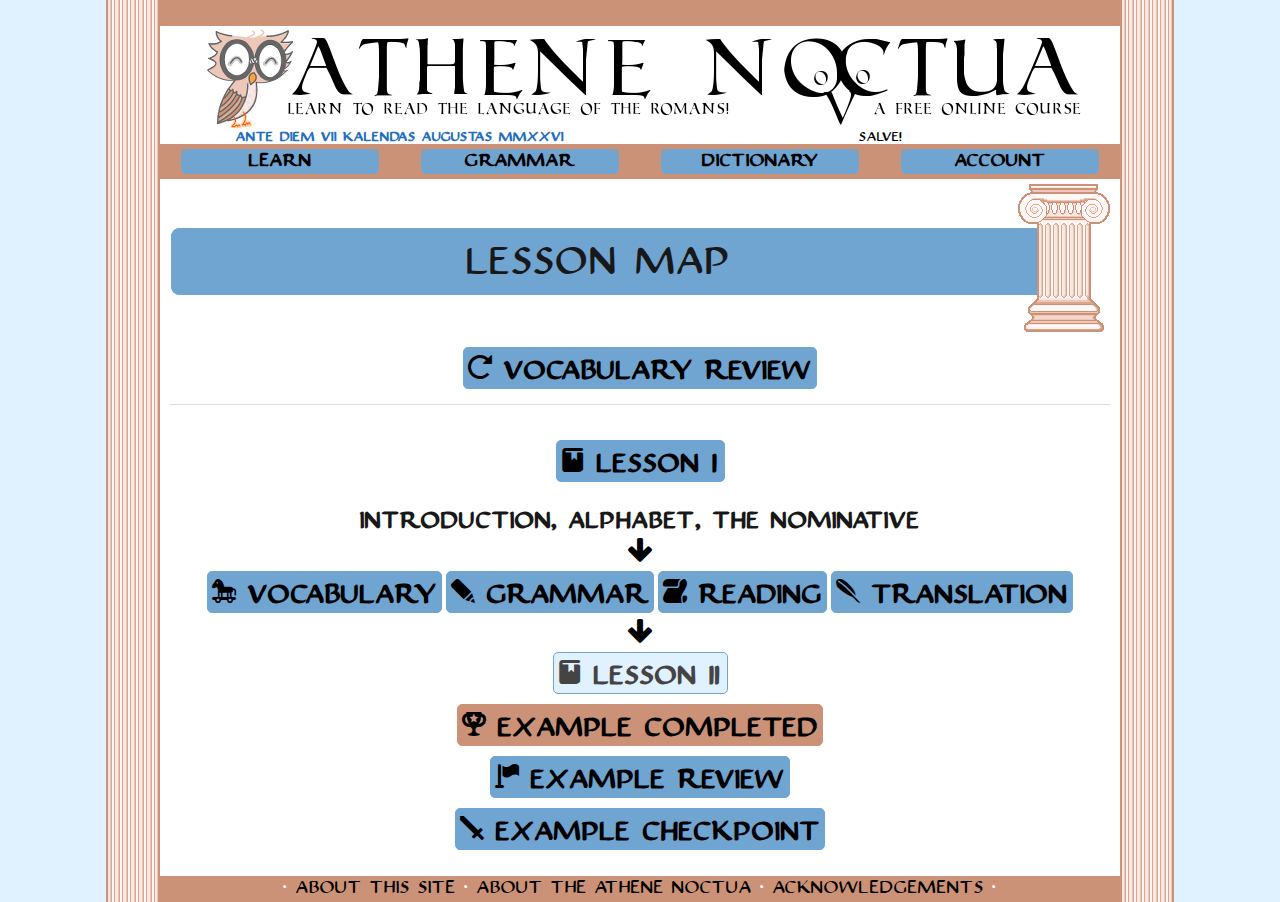
<file: lesson-map.html>
<!DOCTYPE html>
<!--[if lt IE 7 ]><html class="ie ie6" lang="en"> <![endif]-->
<!--[if IE 7 ]><html class="ie ie7" lang="en"> <![endif]-->
<!--[if IE 8 ]><html class="ie ie8" lang="en"> <![endif]-->
<!--[if (gte IE 9)|!(IE)]><!--><html lang="en"> <!--<![endif]-->
<head>

	<!-- Basic Page Needs
  ================================================== -->
	<meta charset="utf-8">
	<title>Athene Noctua - Learn Latin!</title>
	<meta name="description" content="">
	<meta name="author" content="">

	<!-- Mobile Specific Metas
  ================================================== -->
	<meta name="viewport" content="width=device-width, initial-scale=1, maximum-scale=1">

	<!-- CSS
  ================================================== -->
	<link rel="stylesheet" href="css/base.css">
	<link rel="stylesheet" href="css/skeleton.css">
	<link rel="stylesheet" href="css/layout.css">

	<!--[if lt IE 9]>
		<script src="http://html5shim.googlecode.com/svn/trunk/html5.js"></script>
	<![endif]-->

	<!-- Favicons
	================================================== -->
	<link rel="shortcut icon" href="images/favicon.ico">
	<link rel="apple-touch-icon" href="images/apple-touch-icon.png">
	<link rel="apple-touch-icon" sizes="72x72" href="images/apple-touch-icon-72x72.png">
	<link rel="apple-touch-icon" sizes="114x114" href="images/apple-touch-icon-114x114.png">

	<!-- Scripts
	================================================= -->
	<script src="scripts/date.js"></script>

</head>
<body>

	<!-- Primary Page Layout
	================================================== -->

	<div class="footer">&nbsp;</div>
	<div class="container">
		<!-- Logo -->
		<div class="sixteen columns">
			<a href="index.html"><img src="images/athene-noctua-logo.png" class="scale-with-grid align-center"></a>
		</div>
		<div class="eight columns inside-center justinian small" id="theDate">DATE</div>
		<div class="eight columns inside-center justinian small">SALVE!</div>
	</div>
	<div class="container nav">

		<!-- Navigation -->
		<div class="four columns inside-center"><input type="button" value="LEARN" class="navigation"></div>
		<div class="four columns inside-center"><input type="button" value="GRAMMAR" onClick="document.location.href='grammar.html'" class="navigation"></div>
		<div class="four columns inside-center"><input type="button" value="DICTIONARY" class="navigation"></div>
		<div class="four columns inside-center"><input type="button" value="ACCOUNT" class="navigation"></div>
	</div>
	<div class="container">
	<div class="sixteen columns inside-center">
		<div class="inside-center justinian column-border"><h2>Lesson Map</h2></div>
	<div class="align-center"><span class="big button"><span class="glyph"></span> Vocabulary Review</span></span></div>
<hr>
	<div class="align-center"><span class="big button"><span class="glyph"></span> Lesson 1</span></span><h4 class="inside-center justinian bold">Introduction, Alphabet, The Nominative</h4></div>
	<div class="big align-center"><span class="glyph"></span></div>
	<div class="align-center"><span class="big button"><span class="glyph"></span> Vocabulary</span> <span class="big button"><span class="glyph"></span> Grammar</span> <span class="big button"><span class="glyph"></span> Reading</span> <span class="big button" onClick="document.location.href='exercises/exercises-1.html'"><span class="glyph"></span> Translation</span></div>
	<div class="big align-center"><span class="glyph"></span></div>
	<div class="align-center"><span class="big locked"><span class="glyph"></span> Lesson 2</span></span></div>
	<div class="align-center"><span class="big completed"><span class="glyph"></span> Example Completed</span></span></div>
	<div class="align-center"><span class="big button"><span class="glyph"></span> Example Review</span></span></div>
	<div class="align-center"><span class="big button"><span class="glyph"></span> Example Checkpoint</span></span></div>
	
</div></div>
	<!-- container -->

	<!--- footer -->
	<div class="pre-footer">&nbsp;</div>
	<div class="footer justinian">&middot; <a href="about.html">About This Site</a> &middot; <a href="athene-noctua.html">About the Athene Noctua</a> &middot; <a>Acknowledgements</a> &middot;</div>
<!-- End Document
================================================== -->
<script language="JavaScript">
	document.getElementById("theDate").innerHTML = romanDate;
</script>
</body>
</html>
</file>
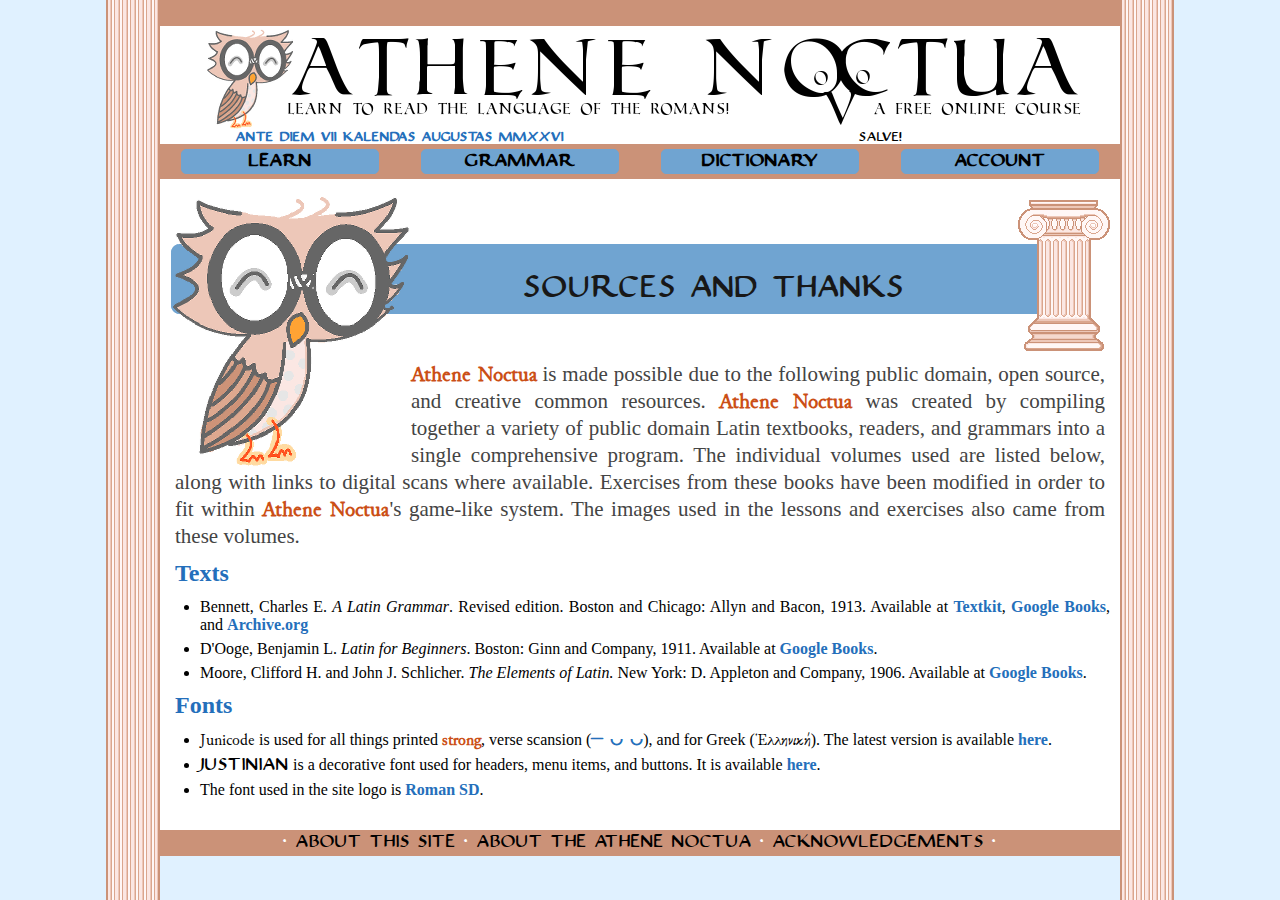
<file: thank-you.html>
<!DOCTYPE html>
<!--[if lt IE 7 ]><html class="ie ie6" lang="en"> <![endif]-->
<!--[if IE 7 ]><html class="ie ie7" lang="en"> <![endif]-->
<!--[if IE 8 ]><html class="ie ie8" lang="en"> <![endif]-->
<!--[if (gte IE 9)|!(IE)]><!--><html lang="en"> <!--<![endif]-->
<head>

	<!-- Basic Page Needs
  ================================================== -->
	<meta charset="utf-8">
	<title>Athene Noctua - Learn Latin!</title>
	<meta name="description" content="">
	<meta name="author" content="">

	<!-- Mobile Specific Metas
  ================================================== -->
	<meta name="viewport" content="width=device-width, initial-scale=1, maximum-scale=1">

	<!-- CSS
  ================================================== -->
	<link rel="stylesheet" href="css/base.css">
	<link rel="stylesheet" href="css/skeleton.css">
	<link rel="stylesheet" href="css/layout.css">

	<!--[if lt IE 9]>
		<script src="http://html5shim.googlecode.com/svn/trunk/html5.js"></script>
	<![endif]-->

	<!-- Favicons
	================================================== -->
	<link rel="shortcut icon" href="images/favicon.ico">
	<link rel="apple-touch-icon" href="images/apple-touch-icon.png">
	<link rel="apple-touch-icon" sizes="72x72" href="images/apple-touch-icon-72x72.png">
	<link rel="apple-touch-icon" sizes="114x114" href="images/apple-touch-icon-114x114.png">

	<!-- Scripts
	================================================= -->
	<script src="scripts/date.js"></script>

</head>
<body>

	<!-- Primary Page Layout
	================================================== -->

	<div class="footer">&nbsp;</div>
	<div class="container">
		<!-- Logo -->
		<div class="sixteen columns">
			<a href="index.html"><img src="images/athene-noctua-logo.png" class="scale-with-grid align-center"></a>
		</div>
		<div class="eight columns inside-center justinian small" id="theDate">DATE</div>
		<div class="eight columns inside-center justinian small">SALVE!</div>
	</div>
	<div class="container nav">

		<!-- Navigation -->
		<div class="four columns inside-center"><input type="button" value="LEARN" class="navigation"></div>
		<div class="four columns inside-center"><input type="button" value="GRAMMAR" onClick="document.location.href='grammar.html'" class="navigation"></div>
		<div class="four columns inside-center"><input type="button" value="DICTIONARY" class="navigation"></div>
		<div class="four columns inside-center"><input type="button" value="ACCOUNT" class="navigation"></div>
	</div>
	<div class="container">
	<div class="sixteen columns">
			&nbsp;<br><img src="images/mascot-medium.png" class="scale-with-grid" align="left">
			<div class="inside-center justinian column-border"><h3>Sources and Thanks</h3></div>
	<p class="lead justify"><strong>Athene Noctua</strong> is made possible due to the following public domain, open source, and creative common resources.  <strong>Athene Noctua</strong> was created by compiling together a variety of public domain Latin textbooks, readers, and grammars into a single comprehensive program.  The individual volumes used are listed below, along with links to digital scans where available.  Exercises from these books have been modified in order to fit within <strong>Athene Noctua</strong>'s game-like system.  The images used in the lessons and exercises also came from these volumes.</p>
	<p class="section-number">Texts</p>
	<ul class="disc"><li class="justify"> Bennett, Charles E. <em>A Latin Grammar</em>. Revised edition. Boston and Chicago: Allyn and Bacon, 1913. Available at <a href="http://www.textkit.com/learn/ID/53/author_id/12/">Textkit</a>, <a href="http://books.google.com/books?id=HrsAAAAAYAAJ">Google Books</a>, and <a href="https://archive.org/details/alatingrammar11benngoog">Archive.org</a>
	<li class="justify">D'Ooge, Benjamin L. <em>Latin for Beginners</em>. Boston: Ginn and Company, 1911.  Available at <a href="http://books.google.com/books?id=87YAAAAAYAAJ">Google Books</a>.
	<li class="justify"> Moore, Clifford H. and John J. Schlicher. <em>The Elements of Latin.</em> New York: D. Appleton and Company, 1906. Available at <a href="http://books.google.com/books?id=ZIUKAAAAIAAJ">Google Books</a>. </ul>
	<p class="section-number">Fonts</p>
	<ul class="disc"><li class="justify"><span class="greek">Junicode</span> is used for all things printed <strong>strong</strong>, verse scansion (<span class="scansion">&ndash; ⏑ ⏑</span>), and for Greek (<span class="greek">Ἑλληνική</span>). The latest version is available <a href="http://junicode.sourceforge.net/">here</a>.
	<li class="justify"><span class="justinian">Justinian</span> is a decorative font used for headers, menu items, and buttons.  It is available <a href="http://www.iconian.com/j.html">here</a>.
	<li class="justify">The font used in the site logo is <a href="http://www.deffeyes.com/typography.html">Roman SD</a>.</ul>
	<p class="justify"></p>
		</div>
	</div><!-- container -->

	<!--- footer -->
	<div class="pre-footer">&nbsp;</div>
	<div class="footer justinian">&middot; <a href="about.html">About This Site</a> &middot; <a href="athene-noctua.html">About the Athene Noctua</a> &middot; <a>Acknowledgements</a> &middot;</div>
<!-- End Document
================================================== -->
<script language="JavaScript">
	document.getElementById("theDate").innerHTML = romanDate;
</script>
</body>
</html>
</file>
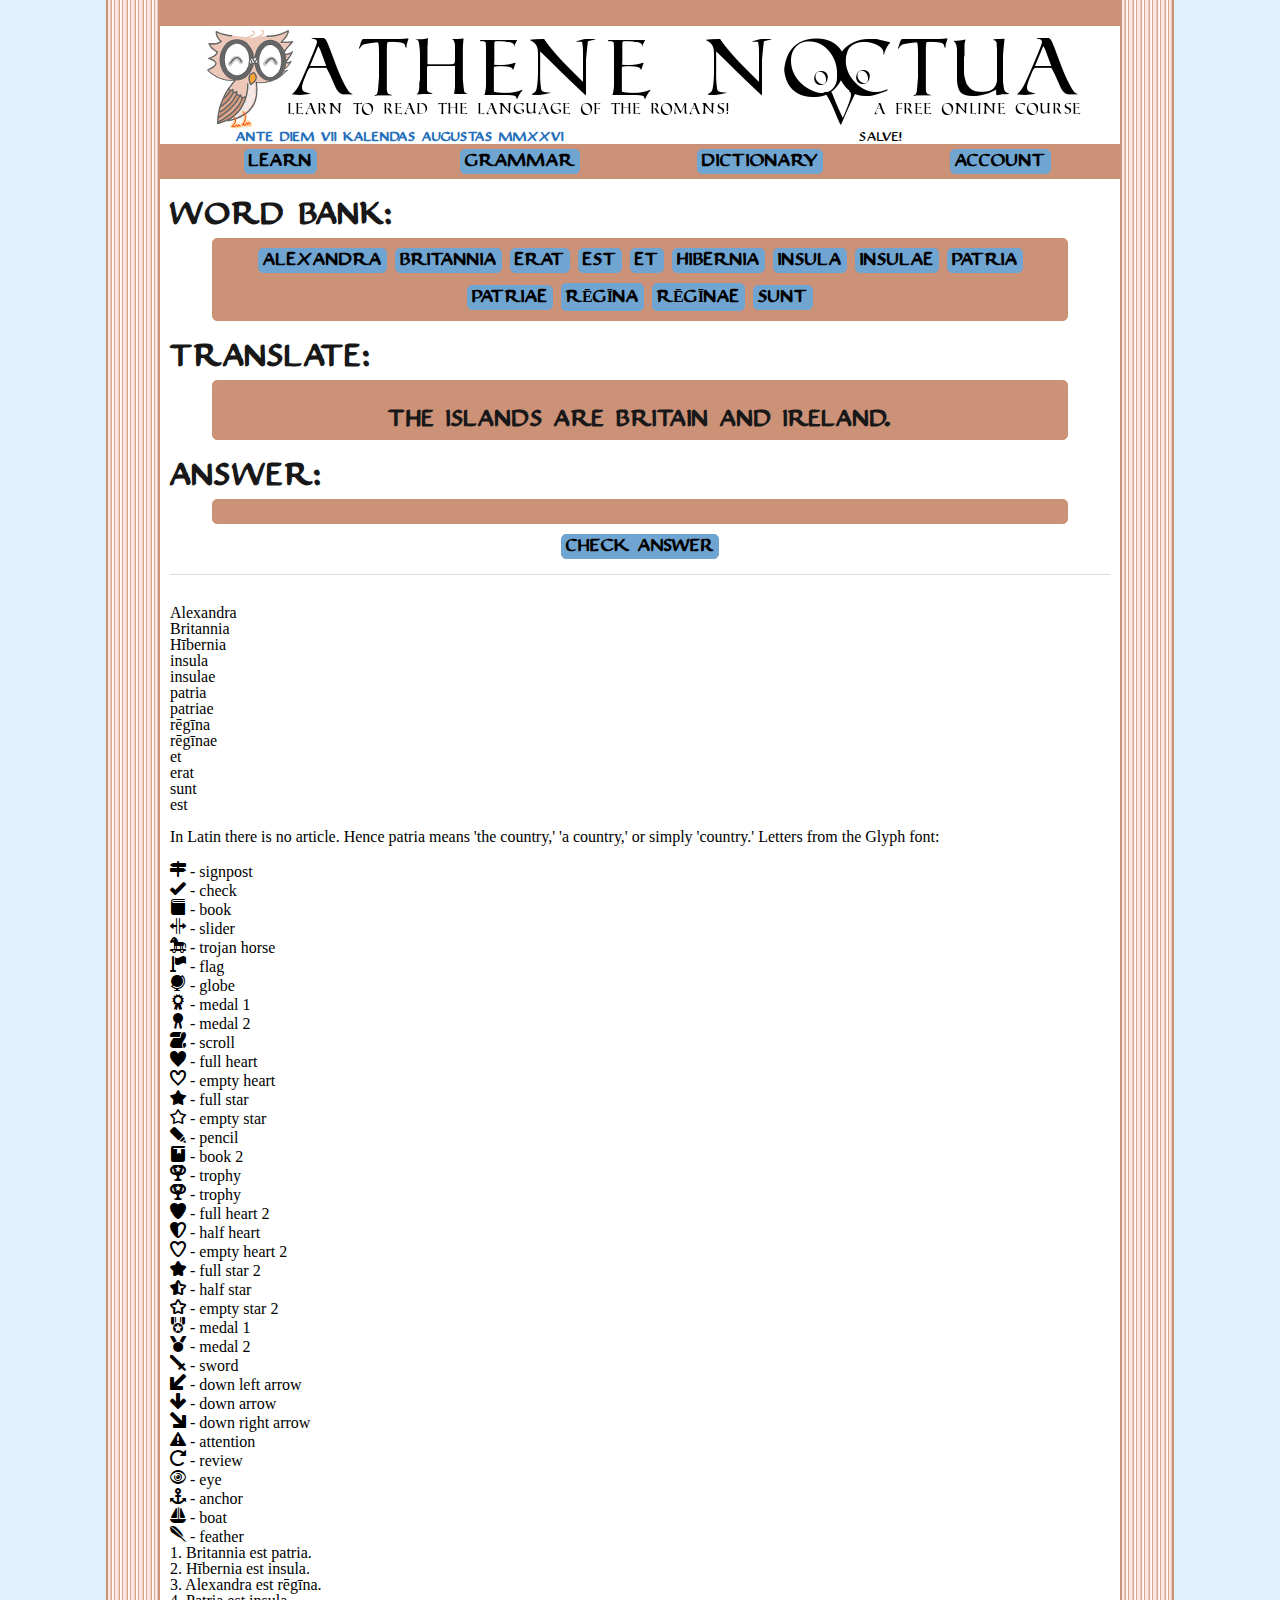
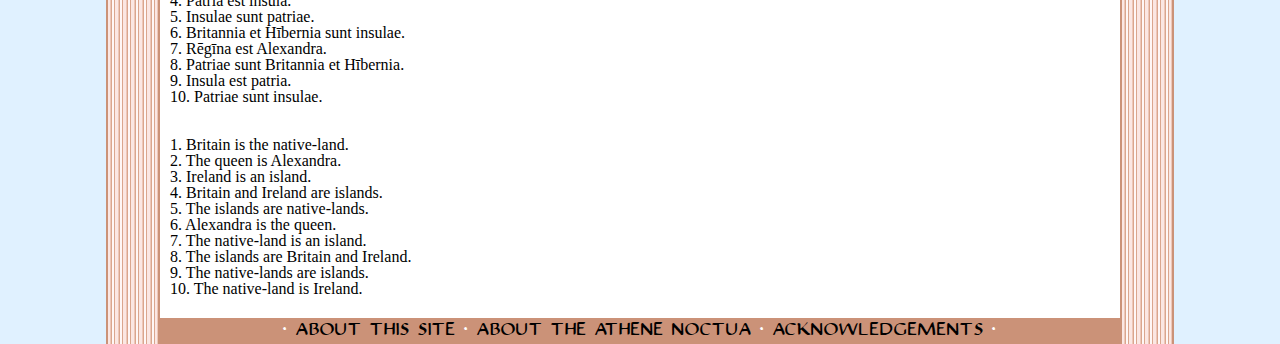
<file: exercises/exercises-1.html>
<!DOCTYPE html>
<!--[if lt IE 7 ]><html class="ie ie6" lang="en"> <![endif]-->
<!--[if IE 7 ]><html class="ie ie7" lang="en"> <![endif]-->
<!--[if IE 8 ]><html class="ie ie8" lang="en"> <![endif]-->
<!--[if (gte IE 9)|!(IE)]><!--><html lang="en"> <!--<![endif]-->
<head>

	<!-- Basic Page Needs
  ================================================== -->
	<meta charset="utf-8">
	<title>Athene Noctua - Learn Latin!</title>
	<meta name="description" content="">
	<meta name="author" content="">

	<!-- Mobile Specific Metas
  ================================================== -->
	<meta name="viewport" content="width=device-width, initial-scale=1, maximum-scale=1">

	<!-- CSS
  ================================================== -->
	<link rel="stylesheet" href="../css/base.css">
	<link rel="stylesheet" href="../css/skeleton.css">
	<link rel="stylesheet" href="../css/layout.css">

	<!--[if lt IE 9]>
		<script src="http://html5shim.googlecode.com/svn/trunk/html5.js"></script>
	<![endif]-->

	<!-- Favicons
	================================================== -->
	<link rel="shortcut icon" href="../images/favicon.ico">
	<link rel="apple-touch-icon" href="../images/apple-touch-icon.png">
	<link rel="apple-touch-icon" sizes="72x72" href="../images/apple-touch-icon-72x72.png">
	<link rel="apple-touch-icon" sizes="114x114" href="../images/apple-touch-icon-114x114.png">

	<!-- Scripts
	================================================= -->
	<script src="../scripts/date.js"></script>
	<script language="JavaScript">
	</script>

</head>


	<!-- Primary Page Layout
	================================================== -->

	<div class="footer">&nbsp;</div>
	<div class="container">
		<!-- Logo -->
		<div class="sixteen columns">
			<a href="index.html"><img src="../images/athene-noctua-logo.png" class="scale-with-grid align-center"></a>
		</div>
		<div class="eight columns inside-center justinian small" id="theDate">DATE</div>
		<div class="eight columns inside-center justinian small">SALVE!</div>
	</div>
	<div class="container nav">

		<!-- Navigation -->
		<div class="four columns inside-center"><input type="button" value="LEARN"></div>
		<div class="four columns inside-center"><input type="button" value="GRAMMAR" onClick="document.location.href='grammar.html'"></div>
		<div class="four columns inside-center"><input type="button" value="DICTIONARY"></div>
		<div class="four columns inside-center"><input type="button" value="ACCOUNT"></div>
	</div>
	<div class="container">
	<div class="sixteen columns">

	<h3 class="justinian bold">Word Bank:</h3>
	<div class="word-bank-box very-wide align-center" id="WordBank"><div class="button word-bank-item" onClick="addAnswer('Alexandra')" id="Alexandra">Alexandra</div> <div class="button word-bank-item" onClick="addAnswer('Britannia')" id="Britannia">Britannia</div> <div class="button word-bank-item" onClick="addAnswer('erat')" id="erat">erat</div> <div class="button word-bank-item" onClick="addAnswer('est')" id="est">est</div> <div class="button word-bank-item" onClick="addAnswer('et')" id="et">et</div> <div class="button word-bank-item" onClick="addAnswer('Hibernia')" id="Hibernia">Hibernia</div> <div class="button word-bank-item" onClick="addAnswer('insula')" id="insula">insula</div> <div class="button word-bank-item" onClick="addAnswer('insulae')" id="insulae">insulae</div> <div class="button word-bank-item" onClick="addAnswer('patria')" id="patria">patria</div> <div class="button word-bank-item" onClick="addAnswer('patriae')" id="patriae">patriae</div> <div class="button word-bank-item" onClick="addAnswer('rĒgĪna')" id="rĒgĪna">r&#275;g&#299;na</div> <div class="button word-bank-item" onClick="addAnswer('rĒgĪnae')" id="rĒgĪnae">r&#275;g&#299;nae</div> <div class="button word-bank-item" onClick="addAnswer('sunt')" id="sunt">sunt</div></div>
	
	<h3 class="justinian bold">Translate:</h3>
	<div class="word-bank-box very-wide align-center"><h4 id="theQuestion" class="justinian bold">The islands are Britain and Ireland.</h4></div>
	<!-- the required words will be kept in an array created when the page is generated from the MySQL-->
	<input type="hidden" id="questionNumber" value="1">
	<h3 class="justinian bold">Answer:</h3>
	<div class="word-bank-box very-wide align-center" id="AnswerBox">&nbsp;</div>
	<div class="inside-center"><span id="isRight"></span> <input type="button" value="Check Answer" onClick="checkAnswer()"></div>

	<script>
	function addAnswer(theAnswer) {
		if (!document.getElementById('Answer' + document.getElementById(theAnswer).innerHTML)) {
			var newdiv = document.createElement('div');
			var divIdName = 'Answer' + document.getElementById(theAnswer).innerHTML;
			newdiv.setAttribute('id',divIdName);
			newdiv.setAttribute('class','button word-bank-item');
			newdiv.innerHTML = document.getElementById(theAnswer).innerHTML;
			newdiv.setAttribute("onClick","removeAnswer('"+divIdName+"')");
			document.getElementById('AnswerBox').appendChild(newdiv);
			document.getElementById('AnswerBox').innerHTML = document.getElementById('AnswerBox').innerHTML + " ";
			}
		}

	function removeAnswer(theAnswer) {
		var byeBye = document.getElementById(theAnswer);
		document.getElementById('AnswerBox').removeChild(byeBye);
	}

	function checkAnswer() {
		if (document.getElementById('Answerinsulae') && document.getElementById('AnswerBritannia') && document.getElementById('AnswerHibernia') && document.getElementById('Answeret') && document.getElementById('Answersunt')) {
			document.getElementById('isRight').innerHTML = 'Yes!';
		} else {
			document.getElementById('isRight').innerHTML = 'No.';
		}
	}
	</script>
<hr>
	</div>
	<div class="sixteen columns">

<!-- To be split up into multiple PHP files once planned out -->

<!--ALPHABET INTRODUCTION (include note on required macrons)-->

<!--VOCAB INTRO 1-->

Alexandra<br>
Britannia<br>
H&#299;bernia<br>
insula<br>
insulae<br>
patria<br>
patriae<br>
r&#275;g&#299;na<br>
r&#275;g&#299;nae<br>
et<br>
erat<br>
sunt<br>
est<br>
<br>
<!--GRAMMAR INTRO 1-->

In Latin there is no article.  Hence patria means 'the country,' 'a country,' or simply 'country.'




	Letters from the Glyph font:<br>
	<br>
	<span style="font-family: Glyphs">∩</span> - signpost <br>
	<span style="font-family: Glyphs">✓</span> - check <br>
	<span style="font-family: Glyphs"></span> - book <br>
	<span style="font-family: Glyphs"></span> - slider <br>	
	<span style="font-family: Glyphs"></span> - trojan horse <br>	
	<span style="font-family: Glyphs"></span> - flag <br>	
	<span style="font-family: Glyphs"></span> - globe <br>	
	<span style="font-family: Glyphs"></span> - medal 1 <br>	
	<span style="font-family: Glyphs"></span> - medal 2 <br>	
	<span style="font-family: Glyphs"></span> - scroll <br>	
	<span style="font-family: Glyphs"></span> - full heart <br>	
	<span style="font-family: Glyphs"></span> - empty heart <br>	
	<span style="font-family: Glyphs"></span> - full star <br>	
	<span style="font-family: Glyphs"></span> - empty star <br>	
	<span style="font-family: Glyphs"></span> - pencil <br>	
	<span style="font-family: Glyphs"></span> - book 2 <br>
	<span style="font-family: Glyphs"></span> - trophy <br>
	<span style="font-family: Glyphs"></span> - trophy <br>
	<span style="font-family: Glyphs"></span> - full heart 2 <br>	
	<span style="font-family: Glyphs"></span> - half heart <br>	
	<span style="font-family: Glyphs"></span> - empty heart 2 <br>	
	<span style="font-family: Glyphs"></span> - full star 2 <br>	
	<span style="font-family: Glyphs"></span> - half star <br>	
	<span style="font-family: Glyphs"></span> - empty star 2 <br>	
	<span style="font-family: Glyphs"></span> - medal 1 <br>	
	<span style="font-family: Glyphs"></span> - medal 2 <br>	
	<span style="font-family: Glyphs"></span> - sword <br>	
	<span style="font-family: Glyphs"></span> - down left arrow <br>	
	<span style="font-family: Glyphs"></span> - down arrow <br>	
	<span style="font-family: Glyphs"></span> - down right arrow <br>	
	<span style="font-family: Glyphs"></span> - attention <br>	
	<span style="font-family: Glyphs"></span> - review <br>	
	<span style="font-family: Glyphs"></span> - eye <br>	
	<span style="font-family: Glyphs"></span> - anchor <br>	
	<span style="font-family: Glyphs"></span> - boat <br>	
	<span style="font-family: Glyphs"></span> - feather <br>

<!--EXERCISE 1 - Vocabulary-->

<!--EXERCISE 2 - Parts of Sentence - <input type="range"> -->

<!--EXERCISE 2 - Into English-->

1. Britannia est patria.<br>
2. H&#299;bernia est insula.<br>
3. Alexandra est r&#275;g&#299;na.<br>
4. Patria est insula.<br>
5. Insulae sunt patriae.<br>
6. Britannia et H&#299;bernia sunt insulae.<br>
7. R&#275;g&#299;na est Alexandra.<br>
8. Patriae sunt Britannia et H&#299;bernia.<br>
9. Insula est patria.<br>
10. Patriae sunt insulae.<br>
<br>
<!--EXERCISE 3 - Into Latin - Drag 'n' Drop Pieces-->
<br>
1. Britain is the native-land.<br>
2. The queen is Alexandra.<br>
3. Ireland is an island.<br>
4. Britain and Ireland are islands.<br>
5. The islands are native-lands.<br>
6. Alexandra is the queen.<br>
7. The native-land is an island.<br>
8. The islands are Britain and Ireland.<br>
9. The native-lands are islands.<br>
10. The native-land is Ireland.<br>

	</div></div>
<!-- container -->

	<!--- footer -->
	<div class="pre-footer">&nbsp;</div>
	<div class="footer justinian">&middot; <a href="about.html">About This Site</a> &middot; <a href="athene-noctua.html">About the Athene Noctua</a> &middot; <a>Acknowledgements</a> &middot;</div>
<!-- End Document
================================================== -->
<script language="JavaScript">
	document.getElementById("theDate").innerHTML = romanDate;
</script>
</body>
</html>
</file>
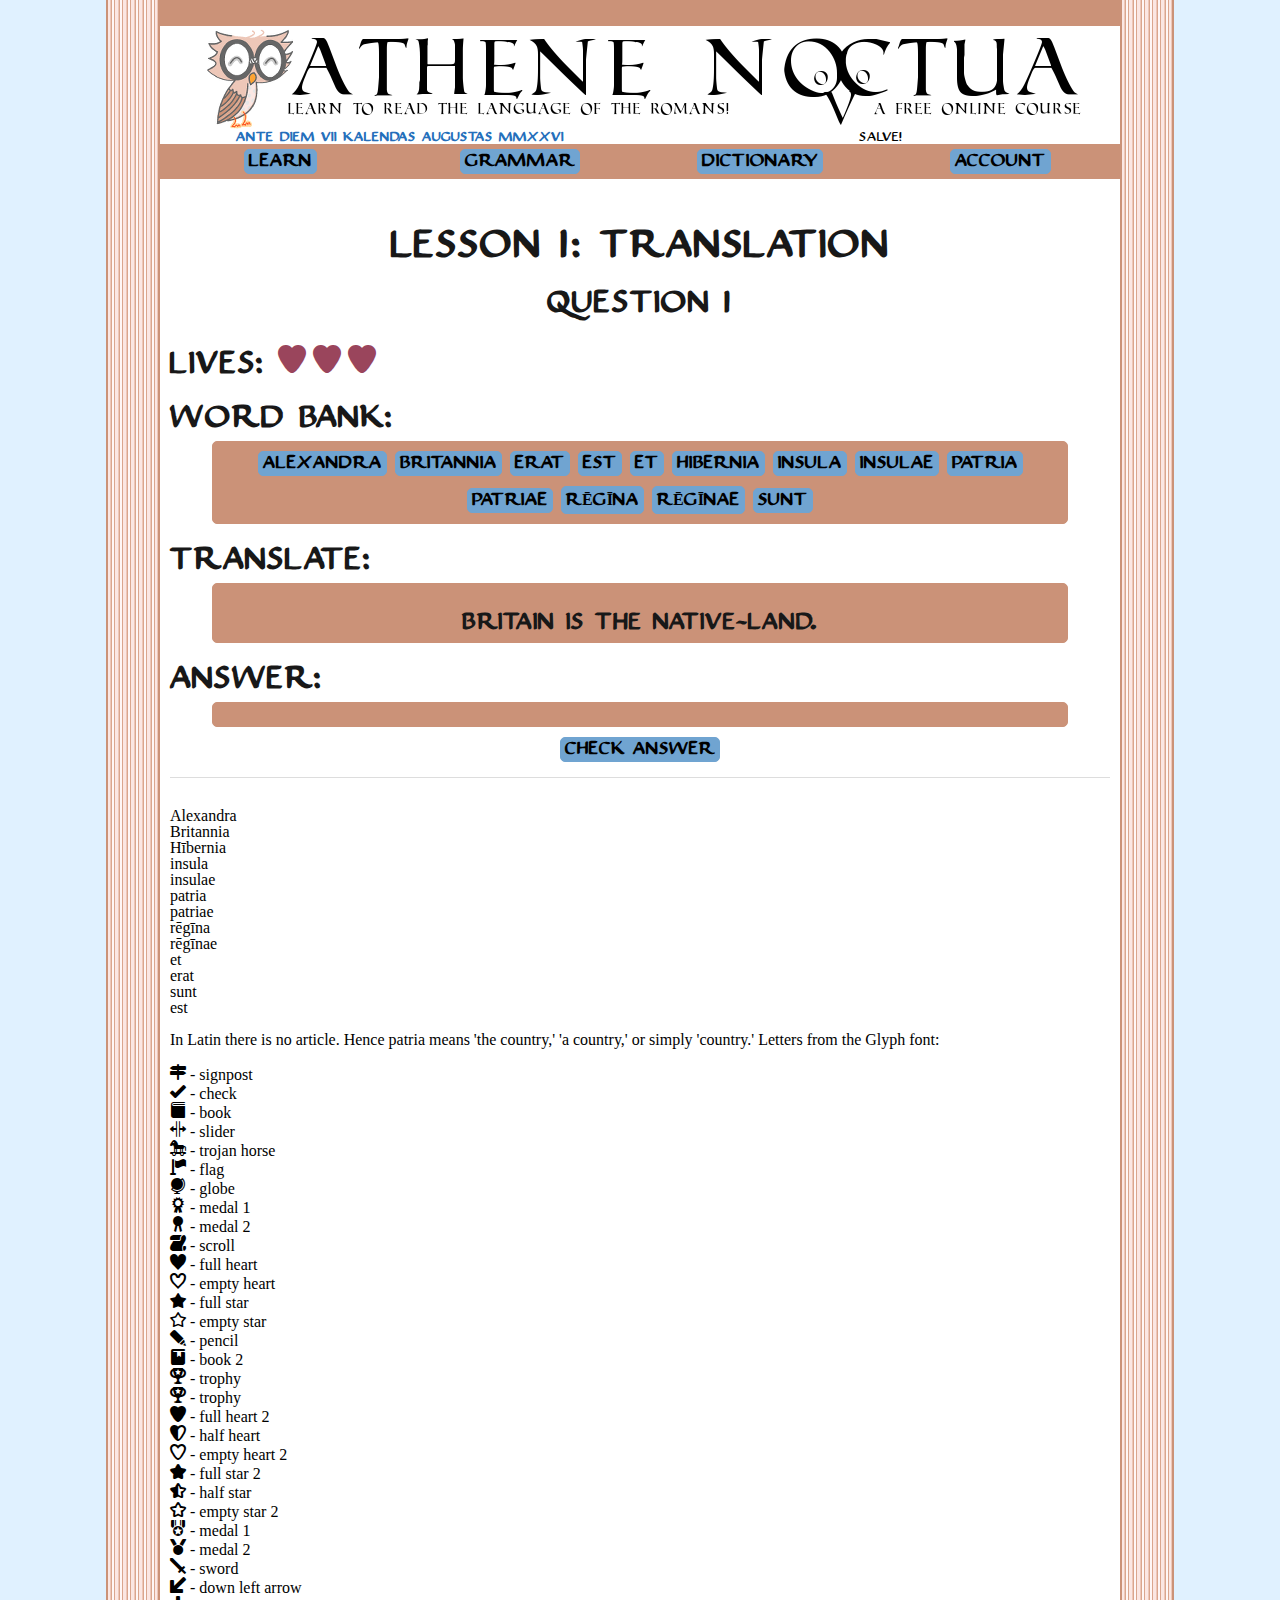
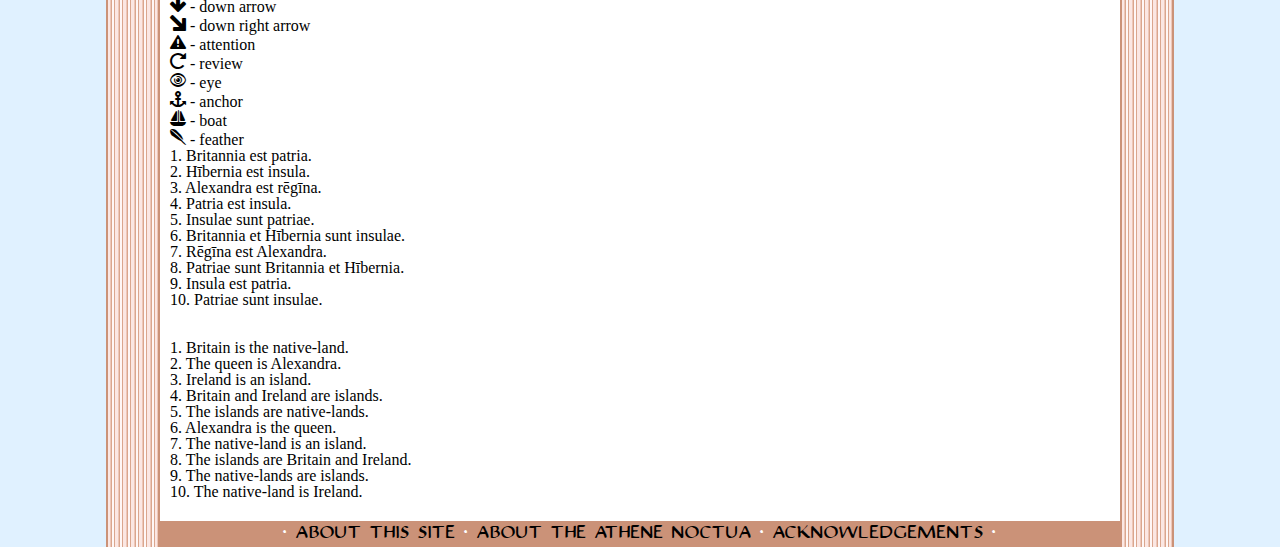
<file: exercises/translation-template.html>
<!DOCTYPE html>
<!--[if lt IE 7 ]><html class="ie ie6" lang="en"> <![endif]-->
<!--[if IE 7 ]><html class="ie ie7" lang="en"> <![endif]-->
<!--[if IE 8 ]><html class="ie ie8" lang="en"> <![endif]-->
<!--[if (gte IE 9)|!(IE)]><!--><html lang="en"> <!--<![endif]-->
<head>

	<!-- Basic Page Needs
  ================================================== -->
	<meta charset="utf-8">
	<title>Athene Noctua - Learn Latin!</title>
	<meta name="description" content="">
	<meta name="author" content="">

	<!-- Mobile Specific Metas
  ================================================== -->
	<meta name="viewport" content="width=device-width, initial-scale=1, maximum-scale=1">

	<!-- CSS
  ================================================== -->
	<link rel="stylesheet" href="../css/base.css">
	<link rel="stylesheet" href="../css/skeleton.css">
	<link rel="stylesheet" href="../css/layout.css">

	<!--[if lt IE 9]>
		<script src="http://html5shim.googlecode.com/svn/trunk/html5.js"></script>
	<![endif]-->

	<!-- Favicons
	================================================== -->
	<link rel="shortcut icon" href="../images/favicon.ico">
	<link rel="apple-touch-icon" href="../images/apple-touch-icon.png">
	<link rel="apple-touch-icon" sizes="72x72" href="../images/apple-touch-icon-72x72.png">
	<link rel="apple-touch-icon" sizes="114x114" href="../images/apple-touch-icon-114x114.png">

	<!-- Scripts
	================================================= -->
	<script src="../scripts/date.js"></script>
</head>


	<!-- Primary Page Layout
	================================================== -->

	<div class="footer">&nbsp;</div>
	<div class="container">
		<!-- Logo -->
		<div class="sixteen columns">
			<a href="index.html"><img src="../images/athene-noctua-logo.png" class="scale-with-grid align-center"></a>
		</div>
		<div class="eight columns inside-center justinian small" id="theDate">DATE</div>
		<div class="eight columns inside-center justinian small">SALVE!</div>
	</div>
	<div class="container nav">

		<!-- Navigation -->
		<div class="four columns inside-center"><input type="button" value="LEARN"></div>
		<div class="four columns inside-center"><input type="button" value="GRAMMAR" onClick="document.location.href='grammar.html'"></div>
		<div class="four columns inside-center"><input type="button" value="DICTIONARY"></div>
		<div class="four columns inside-center"><input type="button" value="ACCOUNT"></div>
	</div>
	<div class="container">
	<div class="sixteen columns">
	<h2 class="justinian bold inside-center">&nbsp;<br>Lesson 1: Translation</h2>
	<h3 class="justinian bold inside-center" id="questionNumber">Question 1</h3>
	<h3 class="justinian bold">Lives: <span class="glyph" style="color: #9A455C" id="livesCount">  </span></h3>
	<h3 class="justinian bold">Word Bank:</h3>
	<div class="word-bank-box very-wide align-center" id="WordBank"><div class="button word-bank-item" onClick="addAnswer('Alexandra')" id="Alexandra">Alexandra</div> <div class="button word-bank-item" onClick="addAnswer('Britannia')" id="Britannia">Britannia</div> <div class="button word-bank-item" onClick="addAnswer('erat')" id="erat">erat</div> <div class="button word-bank-item" onClick="addAnswer('est')" id="est">est</div> <div class="button word-bank-item" onClick="addAnswer('et')" id="et">et</div> <div class="button word-bank-item" onClick="addAnswer('Hibernia')" id="Hibernia">Hibernia</div> <div class="button word-bank-item" onClick="addAnswer('insula')" id="insula">insula</div> <div class="button word-bank-item" onClick="addAnswer('insulae')" id="insulae">insulae</div> <div class="button word-bank-item" onClick="addAnswer('patria')" id="patria">patria</div> <div class="button word-bank-item" onClick="addAnswer('patriae')" id="patriae">patriae</div> <div class="button word-bank-item" onClick="addAnswer('rĒgĪna')" id="rĒgĪna">r&#275;g&#299;na</div> <div class="button word-bank-item" onClick="addAnswer('rĒgĪnae')" id="rĒgĪnae">r&#275;g&#299;nae</div> <div class="button word-bank-item" onClick="addAnswer('sunt')" id="sunt">sunt</div></div>
	
	<h3 class="justinian bold">Translate:</h3>
	<div class="word-bank-box very-wide align-center"><h4 id="toTranslate" class="justinian bold">The islands are Britain and Ireland.</h4></div>
	<!-- the required words will be kept in an array created when the page is generated from the MySQL-->
	<input type="hidden" id="questionNumber" value="1">
	<h3 class="justinian bold">Answer:</h3>
	<div class="word-bank-box very-wide align-center" id="AnswerBox">&nbsp;</div>
	<div class="inside-center"><span id="isRight"></span> <input type="button" id="checkAnswerButton" value="CHECK ANSWER" onClick="checkAnswer()"><input type="button" id="nextQuestion" value="NEXT QUESTION" onClick="nextQuestion()"><input type="button" id="newGame" value="NEW GAME" onClick="newGame()"></div>

	<script>
	function addAnswer(theAnswer) {
		if (!document.getElementById('Answer' + document.getElementById(theAnswer).innerHTML)) {
			var newdiv = document.createElement('div');
			var divIdName = 'Answer' + document.getElementById(theAnswer).innerHTML;
			newdiv.setAttribute('id',divIdName);
			newdiv.setAttribute('class','button word-bank-item');
			newdiv.innerHTML = document.getElementById(theAnswer).innerHTML;
			newdiv.setAttribute("onClick","removeAnswer('"+divIdName+"')");
			document.getElementById('AnswerBox').appendChild(newdiv);
			document.getElementById('AnswerBox').innerHTML = document.getElementById('AnswerBox').innerHTML + " ";
			}
		}

	function newGame() {
		document.location.reload();
	}

	function removeAnswer(theAnswer) {
		var byeBye = document.getElementById(theAnswer);
		document.getElementById('AnswerBox').removeChild(byeBye);
	}

	function nextQuestion() {
		for (index = 0; index < correctAnswers[questionCount].length; index++) {
			removeAnswer(correctAnswers[questionCount][index]);
		}
		questionCount = questionCount + 1;
		document.getElementById("toTranslate").innerHTML = theQuestions[questionCount];
		if (questionCount == 10) {
			document.getElementById("questionNumber").innerHTML = "QUESTION 0";
		} else {
			document.getElementById("questionNumber").innerHTML = "QUESTION " + questionCount;
		}
		document.getElementById("isRight").innerHTML = "";
		document.getElementById("nextQuestion").style.display = "none";	
		document.getElementById("checkAnswerButton").style.display = "inline";
	}

	function checkAnswer() {
		answerCorrect = 1;
		for (index = 0; index < correctAnswers[questionCount].length; index++) {
			if (document.getElementById(correctAnswers[questionCount][index])) {
				answerCorrect = 1;	
			} else {
				answerCorrect = 0;
				break;
			}
		}
		if (answerCorrect == 1) {
			for (index = 0; index < wrongAnswers[questionCount].length; index++) {
				if (document.getElementById(wrongAnswers[questionCount][index])) {
					answerCorrect = 0;
					break;
				}
			}
		}
		if (answerCorrect == 1) {
			if (questionCount == 10) {
				document.getElementById("isRight").innerHTML = "<span class='justinian' style='color:#007016; font-size:150%'><span class='glyph'></span> &nbsp; Correct! Game Over!&nbsp;</span>";
				document.getElementById("checkAnswerButton").style.display = "none";
				document.getElementById("newGame").style.display = "inline";			
			} else {
				document.getElementById("isRight").innerHTML = "<span class='justinian' style='color:#007016; font-size:150%'><span class='glyph'></span> &nbsp; Correct! &nbsp;</span>";
				document.getElementById("checkAnswerButton").style.display = "none";
				document.getElementById("nextQuestion").style.display = "inline";		
			}
		} else {	
			switch(playerLives) {
				case 3:
					document.getElementById("livesCount").innerHTML = "  ";
					document.getElementById("isRight").innerHTML = "<span class='justinian' style='color:#C67E00; font-size:150%'><span class='glyph'></span> &nbsp; Wrong! &nbsp;</span>";
					playerLives = 2;
					break;
				case 2:
					document.getElementById("livesCount").innerHTML = "  ";
					document.getElementById("isRight").innerHTML = "<span class='justinian' style='color:#C67E00; font-size:150%'><span class='glyph'></span> &nbsp; Wrong! &nbsp;</span>";
					playerLives = 1;
					break;
				case 1:
					document.getElementById("livesCount").innerHTML = "  ";
					document.getElementById("isRight").innerHTML = "<span class='justinian' style='color:#C60000; font-size:150%'>Game Over! &nbsp; </span>";
					document.getElementById("checkAnswerButton").style.display = "none";
					document.getElementById("newGame").style.display = "inline";
					playerLives = 0;
			}
		}
	}

	theQuestions = new Array();
	correctAnswers = new Array();
	wrongAnswers = new Array();
	theQuestions[1] = "Britain is the native-land."
	theQuestions[2] = "The queen is Alexandra."
	theQuestions[3] = "Ireland is an island."
	theQuestions[4] = "Britain and Ireland are islands."
	theQuestions[5] = "The islands are native-lands."
	theQuestions[6] = "Alexandra is the queen."
	theQuestions[7] = "The native-land is an island."
	theQuestions[8] = "The islands are Britain and Ireland."
	theQuestions[9] = "The native-lands are islands."
	theQuestions[10] = "The native-land is Ireland."
	correctAnswers[1] = ["AnswerBritannia","Answerest","Answerpatria"];
	correctAnswers[2] = ["Answerrēgīna","Answerest","AnswerAlexandra"];
	correctAnswers[3] = ["AnswerHibernia","Answerest","Answerinsula"];
	correctAnswers[4] = ["AnswerBritannia","Answeret","AnswerHibernia","Answersunt","Answerinsulae"];
	correctAnswers[5] = ["Answerinsulae","Answersunt","Answerpatriae"];
	correctAnswers[6] = ["AnswerAlexandra","Answerest","Answerrēgīna"];
	correctAnswers[7] = ["Answerpatria","Answerest","Answerinsula"];
	correctAnswers[8] = ["Answerinsulae","Answersunt","AnswerBritannia","Answeret","AnswerHibernia"];
	correctAnswers[9] = ["Answerpatriae","Answersunt","Answerinsulae"];
	correctAnswers[10] = ["Answerpatria","Answerest","AnswerHibernia"];
	wrongAnswers[1] = ["AnswerAlexandra","Answererat","Answeret","AnswerHibernia","Answerinsula","Answerinsulae","Answerpatriae","Answerrēgīna","Answerrēgīnae","Answersunt"];
	wrongAnswers[2] = ["AnswerBritannia","Answererat","Answeret","AnswerHibernia","Answerinsula","Answerinsulae","Answerpatriae","Answerpatria","Answerrēgīnae","Answersunt"];
	wrongAnswers[3] = ["AnswerBritannia","AnswerAlexandra","Answererat","Answeret","Answerinsulae","Answerpatria","Answerpatriae","Answerrēgīna","Answerrēgīnae","Answersunt"];
	wrongAnswers[4] = ["AnswerAlexandra","Answererat","Answerest","Answerinsula","Answerpatrie","Answerpatriae","Answerrēgīna","Answerrēgīnae"];
	wrongAnswers[5] = ["AnswerBritannia","AnswerAlexandra","Answererat","Answerest","Answeret","AnswerHibernia","Answerinsula","Answerpatria","Answerrēgīna","Answerrēgīnae"];
	wrongAnswers[6] = ["AnswerBritannia","Answererat","Answeret","AnswerHibernia","Answerinsula","Answerinsulae","Answerpatria","Answerpatriae","Answerrēgīnae","Answersunt"];
	wrongAnswers[7] = ["AnswerBritannia","AnswerAlexandra","Answererat","Answeret","AnswerHibernia","Answerinsulae","Answerpatriae","Answerrēgīna","Answerrēgīnae","Answersunt"];
	wrongAnswers[8] = ["AnswerAlexandra","Answererat","Answerest","Answerinsula","Answerpatria","Answerpatriae","Answerrēgīna","Answerrēgīnae"];
	wrongAnswers[9] = ["AnswerBritannia","AnswerAlexandra","Answererat","Answerest","Answeret","AnswerHibernia","Answerinsula","Answerpatria","Answerrēgīna","Answerrēgīnae"];
	wrongAnswers[10] = ["AnswerBritannia","AnswerAlexandra","Answererat","Answeret","Answerinsula","Answerinsulae","Answerpatriae","Answerrēgīna","Answerrēgīnae","Answersunt"];

	questionCount = 1;
	playerLives = 3;
	document.getElementById("toTranslate").innerHTML = theQuestions[1];
	document.getElementById("newGame").style.display = "none";
	document.getElementById("nextQuestion").style.display = "none";
	</script>
<hr>
	</div>
	<div class="sixteen columns">


Alexandra<br>
Britannia<br>
H&#299;bernia<br>
insula<br>
insulae<br>
patria<br>
patriae<br>
r&#275;g&#299;na<br>
r&#275;g&#299;nae<br>
et<br>
erat<br>
sunt<br>
est<br>
<br>
<!--GRAMMAR INTRO 1-->

In Latin there is no article.  Hence patria means 'the country,' 'a country,' or simply 'country.'




	Letters from the Glyph font:<br>
	<br>
	<span style="font-family: Glyphs">∩</span> - signpost <br>
	<span style="font-family: Glyphs">✓</span> - check <br>
	<span style="font-family: Glyphs"></span> - book <br>
	<span style="font-family: Glyphs"></span> - slider <br>	
	<span style="font-family: Glyphs"></span> - trojan horse <br>	
	<span style="font-family: Glyphs"></span> - flag <br>	
	<span style="font-family: Glyphs"></span> - globe <br>	
	<span style="font-family: Glyphs"></span> - medal 1 <br>	
	<span style="font-family: Glyphs"></span> - medal 2 <br>	
	<span style="font-family: Glyphs"></span> - scroll <br>	
	<span style="font-family: Glyphs"></span> - full heart <br>	
	<span style="font-family: Glyphs"></span> - empty heart <br>	
	<span style="font-family: Glyphs"></span> - full star <br>	
	<span style="font-family: Glyphs"></span> - empty star <br>	
	<span style="font-family: Glyphs"></span> - pencil <br>	
	<span style="font-family: Glyphs"></span> - book 2 <br>
	<span style="font-family: Glyphs"></span> - trophy <br>
	<span style="font-family: Glyphs"></span> - trophy <br>
	<span style="font-family: Glyphs"></span> - full heart 2 <br>	
	<span style="font-family: Glyphs"></span> - half heart <br>	
	<span style="font-family: Glyphs"></span> - empty heart 2 <br>	
	<span style="font-family: Glyphs"></span> - full star 2 <br>	
	<span style="font-family: Glyphs"></span> - half star <br>	
	<span style="font-family: Glyphs"></span> - empty star 2 <br>	
	<span style="font-family: Glyphs"></span> - medal 1 <br>	
	<span style="font-family: Glyphs"></span> - medal 2 <br>	
	<span style="font-family: Glyphs"></span> - sword <br>	
	<span style="font-family: Glyphs"></span> - down left arrow <br>	
	<span style="font-family: Glyphs"></span> - down arrow <br>	
	<span style="font-family: Glyphs"></span> - down right arrow <br>	
	<span style="font-family: Glyphs"></span> - attention <br>	
	<span style="font-family: Glyphs"></span> - review <br>	
	<span style="font-family: Glyphs"></span> - eye <br>	
	<span style="font-family: Glyphs"></span> - anchor <br>	
	<span style="font-family: Glyphs"></span> - boat <br>	
	<span style="font-family: Glyphs"></span> - feather <br>

<!--EXERCISE 1 - Vocabulary-->

<!--EXERCISE 2 - Parts of Sentence - <input type="range"> -->

<!--EXERCISE 2 - Into English-->

1. Britannia est patria.<br>
2. H&#299;bernia est insula.<br>
3. Alexandra est r&#275;g&#299;na.<br>
4. Patria est insula.<br>
5. Insulae sunt patriae.<br>
6. Britannia et H&#299;bernia sunt insulae.<br>
7. R&#275;g&#299;na est Alexandra.<br>
8. Patriae sunt Britannia et H&#299;bernia.<br>
9. Insula est patria.<br>
10. Patriae sunt insulae.<br>
<br>
<!--EXERCISE 3 - Into Latin - Drag 'n' Drop Pieces-->
<br>
1. Britain is the native-land.<br>
2. The queen is Alexandra.<br>
3. Ireland is an island.<br>
4. Britain and Ireland are islands.<br>
5. The islands are native-lands.<br>
6. Alexandra is the queen.<br>
7. The native-land is an island.<br>
8. The islands are Britain and Ireland.<br>
9. The native-lands are islands.<br>
10. The native-land is Ireland.<br>

	</div></div>
<!-- container -->

	<!--- footer -->
	<div class="pre-footer">&nbsp;</div>
	<div class="footer justinian">&middot; <a href="about.html">About This Site</a> &middot; <a href="athene-noctua.html">About the Athene Noctua</a> &middot; <a>Acknowledgements</a> &middot;</div>
<!-- End Document
================================================== -->
<script language="JavaScript">
	document.getElementById("theDate").innerHTML = romanDate;
</script>
</body>
</html>
</file>
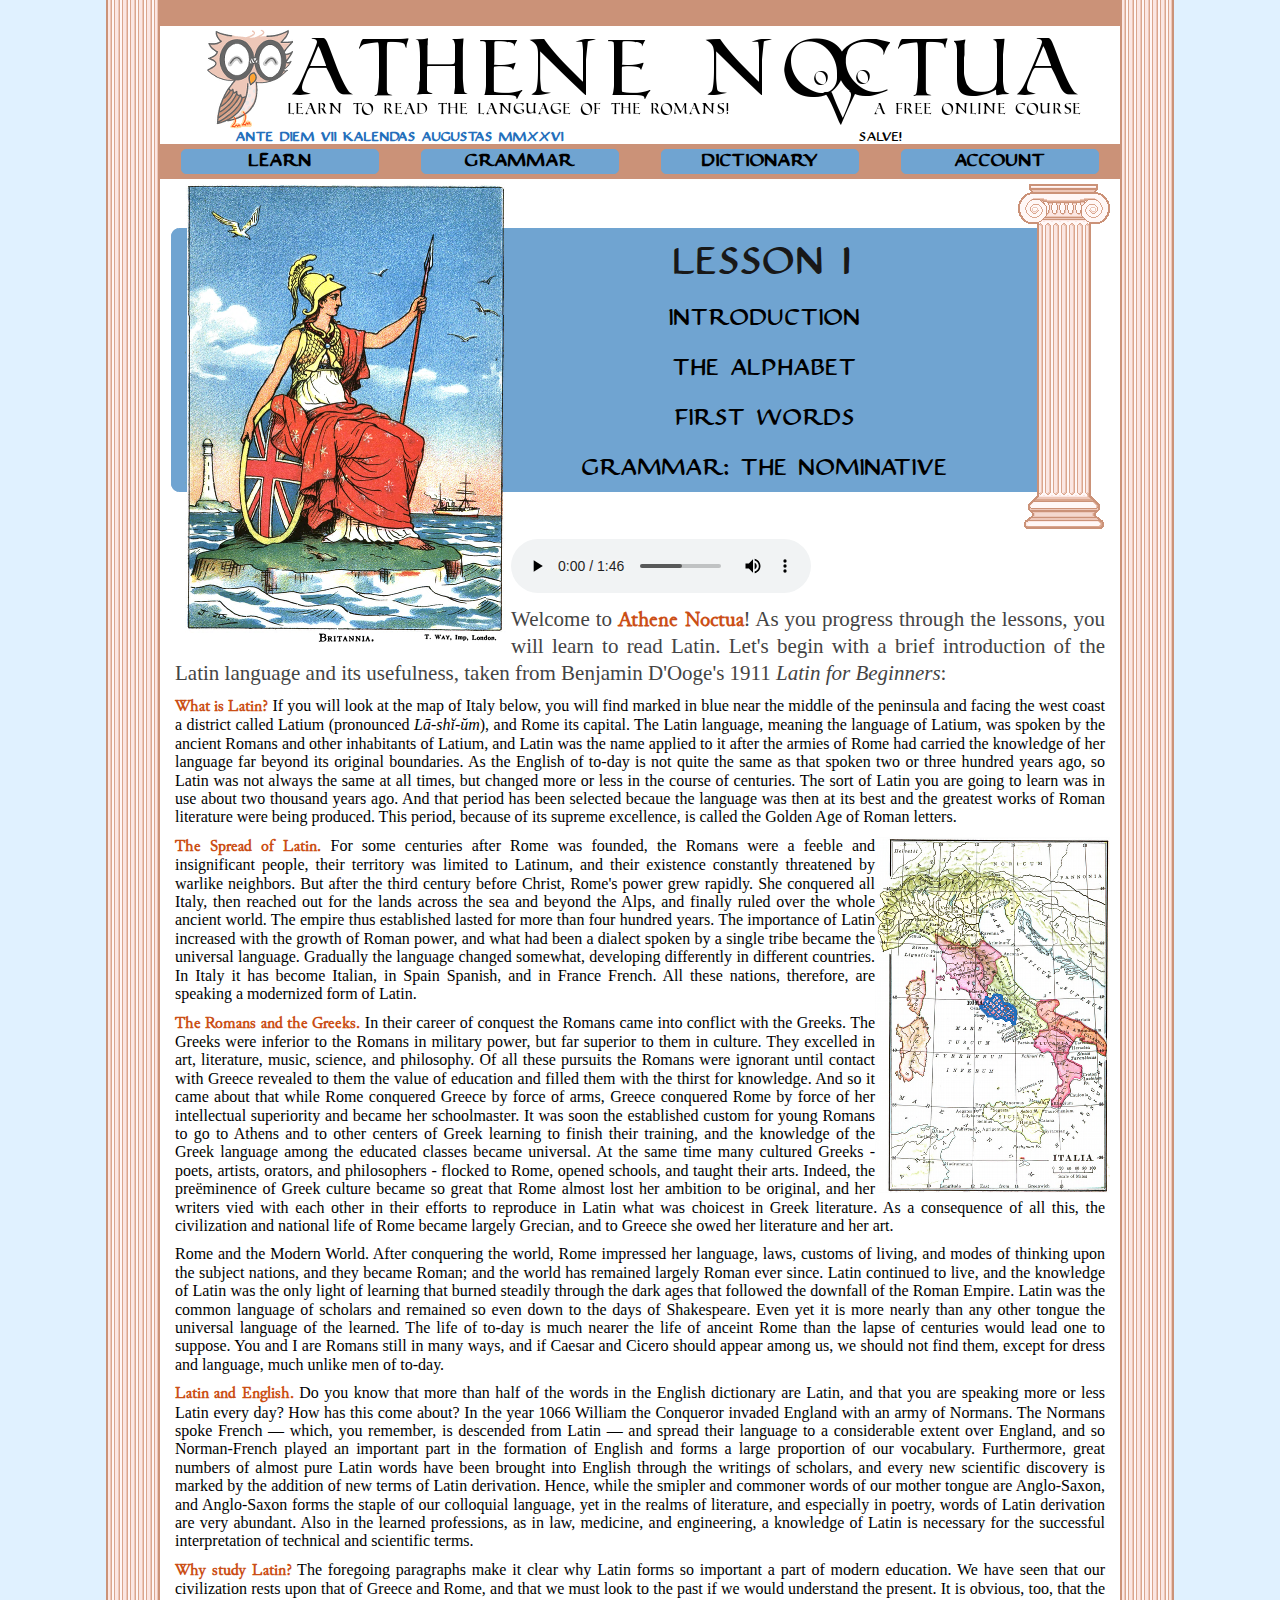
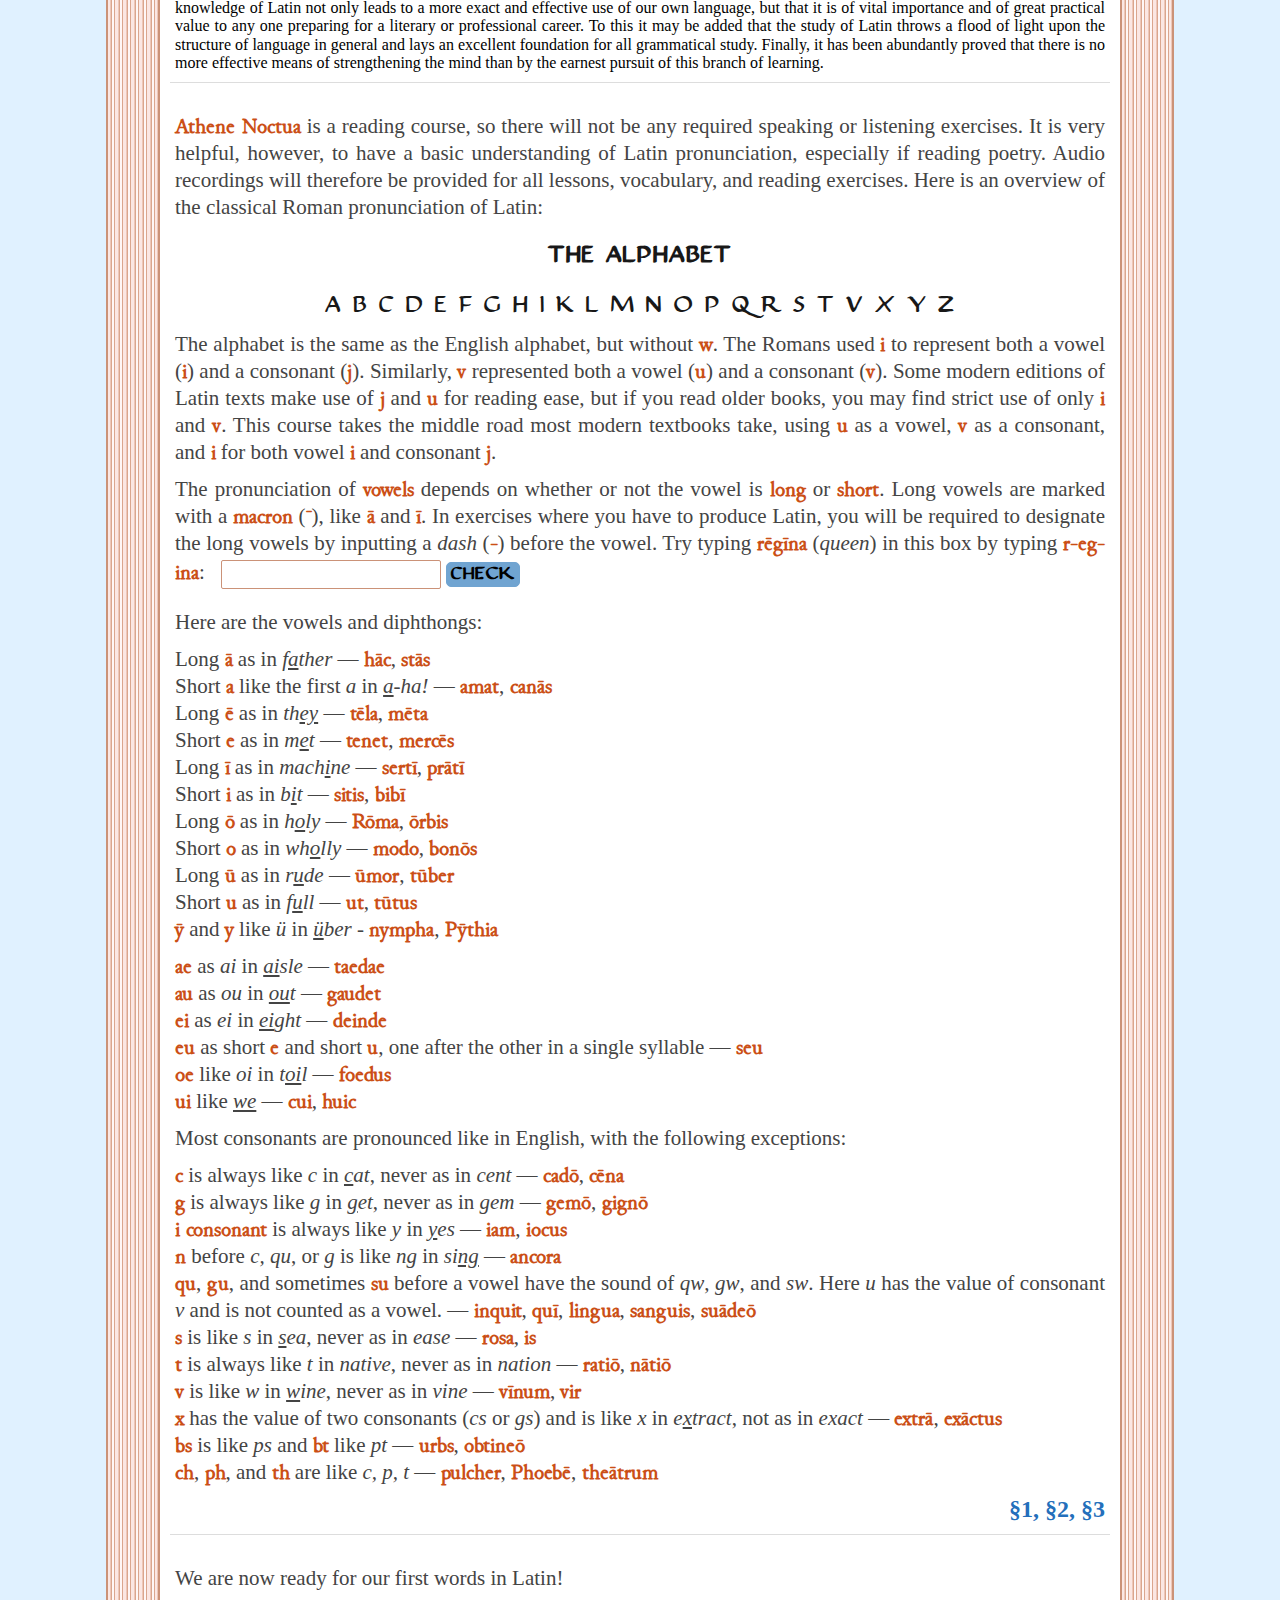
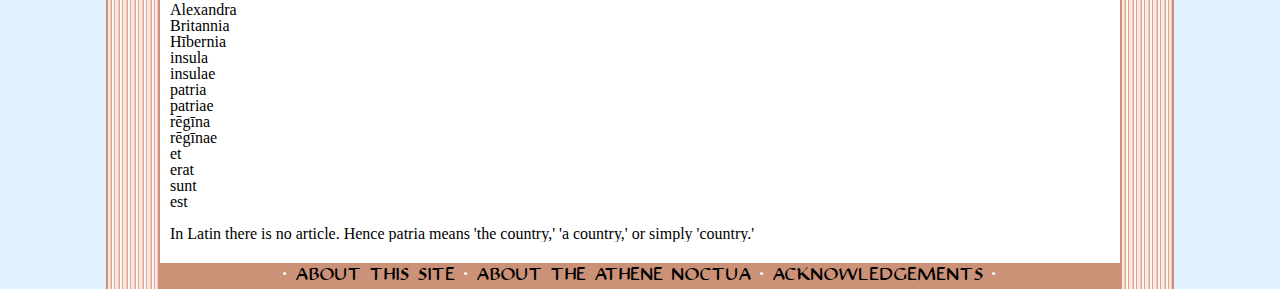
<file: lessons/lesson-1.html>
<!DOCTYPE html>
<!--[if lt IE 7 ]><html class="ie ie6" lang="en"> <![endif]-->
<!--[if IE 7 ]><html class="ie ie7" lang="en"> <![endif]-->
<!--[if IE 8 ]><html class="ie ie8" lang="en"> <![endif]-->
<!--[if (gte IE 9)|!(IE)]><!--><html lang="en"> <!--<![endif]-->
<head>

	<!-- Basic Page Needs
  ================================================== -->
	<meta charset="utf-8">
	<title>Athene Noctua - Learn Latin!</title>
	<meta name="description" content="">
	<meta name="author" content="">

	<!-- Mobile Specific Metas
  ================================================== -->
	<meta name="viewport" content="width=device-width, initial-scale=1, maximum-scale=1">

	<!-- CSS
  ================================================== -->
	<link rel="stylesheet" href="../css/base.css">
	<link rel="stylesheet" href="../css/skeleton.css">
	<link rel="stylesheet" href="../css/layout.css">

	<!--[if lt IE 9]>
		<script src="http://html5shim.googlecode.com/svn/trunk/html5.js"></script>
	<![endif]-->

	<!-- Favicons
	================================================== -->
	<link rel="shortcut icon" href="../images/favicon.ico">
	<link rel="apple-touch-icon" href="../images/apple-touch-icon.png">
	<link rel="apple-touch-icon" sizes="72x72" href="../images/apple-touch-icon-72x72.png">
	<link rel="apple-touch-icon" sizes="114x114" href="../images/apple-touch-icon-114x114.png">

	<!-- Scripts
	================================================= -->
	<script src="../scripts/date.js"></script>
	<script src="../scripts/macron.js"></script>
	<script language="JavaScript">
	function isCorrect() {
		if (document.getElementById("testBox").value == "rēgīna") {
			document.getElementById("test-answer").innerHTML = "<font color='green' size='+2'>&#x2713;</font>";
			document.getElementById("testBox").style.backgroundColor = "#e0f1ff";
		} else {
			document.getElementById("test-answer").innerHTML = "<font color='red' size='+2'>&#x2717;</font>";
			document.getElementById("testBox").style.backgroundColor = "#FBE7E3";

		}
	}
	</script>
</head>


	<!-- Primary Page Layout
	================================================== -->

	<div class="footer">&nbsp;</div>
	<div class="container">
		<!-- Logo -->
		<div class="sixteen columns">
			<a href="../index.html"><img src="../images/athene-noctua-logo.png" class="scale-with-grid align-center"></a>
		</div>
		<div class="eight columns inside-center justinian small" id="theDate">DATE</div>
		<div class="eight columns inside-center justinian small">SALVE!</div>
	</div>
	<div class="container nav">

		<!-- Navigation -->
		<div class="four columns inside-center"><input type="button" value="LEARN" class="navigation"></div>
		<div class="four columns inside-center"><input type="button" value="GRAMMAR" onClick="document.location.href='../grammar.html'" class="navigation"></div>
		<div class="four columns inside-center"><input type="button" value="DICTIONARY" class="navigation"></div>
		<div class="four columns inside-center"><input type="button" value="ACCOUNT" class="navigation"></div>
	</div>
	<div class="container">	<div class="sixteen columns">
	<img src="../images/britannia.png" class="scale-with-grid" style="padding: 5px; margin-left: 10px;" align="left"><div  class="inside-center justinian column-border"><h2>Lesson 1</h2><h4><a href="#Part1">Introduction</a></h4><h4><a href="#Part2">The Alphabet</a></h4><h4><a href="#Part3">First Words</a></h4><h4><a href="#Part4">Grammar: The Nominative</a></h4></div>
	<audio controls>
  		<source src="../audio/lesson1-1.ogg" type="audio/ogg">
  		<source src="../audio/lesson1-1.mp3" type="audio/mpeg">
		Your browser does not support the audio element.
	</audio>
	<p class="justify lead"><a name="Part1"></a>Welcome to <strong>Athene Noctua</strong>! As you progress through the lessons, you will learn to read Latin.  Let's begin with a brief introduction of the Latin language and its usefulness, taken from Benjamin D'Ooge's 1911 <em>Latin for Beginners</em>:</p>
	<p class="justify"><strong>What is Latin?</strong>  If you will look at the map of Italy below, you will find marked in blue near the middle of the peninsula and facing the west coast a district called Latium (pronounced <em>L&#257;-sh&#301;-&#365;m</em>), and Rome its capital.  The Latin language, meaning the language of Latium, was spoken by the ancient Romans and other inhabitants of Latium, and Latin was the name applied to it after the armies of Rome had carried the knowledge of her language far beyond its original boundaries.  As the English of to-day is not quite the same as that spoken two or three hundred years ago, so Latin was not always the same at all times, but changed more or less in the course of centuries.  The sort of Latin you are going to learn was in use about two thousand years ago.  And that period has been selected becaue the language was then at its best and the greatest works of Roman literature were being produced.  This period, because of its supreme excellence, is called the Golden Age of Roman letters.</p>
	<img class="scale-with-grid" src="../images/italy.png" align="right" alt="Map of Italy"><p class="justify"><strong>The Spread of Latin.</strong> For some centuries after Rome was founded, the Romans were a feeble and insignificant people, their territory was limited to Latinum, and their existence constantly threatened by warlike neighbors.  But after the third century before Christ, Rome's power grew rapidly.  She conquered all Italy, then reached out for the lands across the sea and beyond the Alps, and finally ruled over the whole ancient world.  The empire thus established lasted for more than four hundred years.  The importance of Latin increased with the growth of Roman power, and what had been a dialect spoken by a single tribe became the universal language.  Gradually the language changed somewhat, developing differently in different countries.  In Italy it has become Italian, in Spain Spanish, and in France French.  All these nations, therefore, are speaking a modernized form of Latin.</p>
	<p class="justify"><strong>The Romans and the Greeks.</strong> In their career of conquest the Romans came into conflict with the Greeks.  The Greeks were inferior to the Romans in military power, but far superior to them in culture.  They excelled in art, literature, music, science, and philosophy.  Of all these pursuits the Romans were ignorant until contact with Greece revealed to them the value of education and filled them with the thirst for knowledge.  And so it came about that while Rome conquered Greece by force of arms, Greece conquered Rome by force of her intellectual superiority and became her schoolmaster.  It was soon the established custom for young Romans to go to Athens and to other centers of Greek learning to finish their training, and the knowledge of the Greek language among the educated classes became universal.  At the same time many cultured Greeks - poets, artists, orators, and philosophers - flocked to Rome, opened schools, and taught their arts.  Indeed, the pre&euml;minence of Greek culture became so great that Rome almost lost her ambition to be original, and her writers vied with each other in their efforts to reproduce in Latin what was choicest in Greek literature.  As a consequence of all this, the civilization and national life of Rome became largely Grecian, and to Greece she owed her literature and her art.</p>
	<p class="justify"<strong>Rome and the Modern World.</strong> After conquering the world, Rome impressed her language, laws, customs of living, and modes of thinking upon the subject nations, and they became Roman; and the world has remained largely Roman ever since.  Latin continued to live, and the knowledge of Latin was the only light of learning that burned steadily through the dark ages that followed the downfall of the Roman Empire.  Latin was the common language of scholars and remained so even down to the days of Shakespeare.  Even yet it is more nearly than any other tongue the universal language of the learned.  The life of to-day is much nearer the life of anceint Rome than the lapse of centuries would lead one to suppose.  You and I are Romans still in many ways, and if Caesar and Cicero should appear among us, we should not find them, except for dress and language, much unlike men of to-day.</p>
	<p class="justify"><strong>Latin and English.</strong> Do you know that more than half of the words in the English dictionary are Latin, and that you are speaking more or less Latin every day? How has this come about? In the year 1066 William the Conqueror invaded England with an army of Normans.  The Normans spoke French &mdash; which, you remember, is descended from Latin &mdash; and spread their language to a considerable extent over England, and so Norman-French played an important part in the formation of English and forms a large proportion of our vocabulary.  Furthermore, great numbers of almost pure Latin words have been brought into English through the writings of scholars, and every new scientific discovery is marked by the addition of new terms of Latin derivation.  Hence, while the smipler and commoner words of our mother tongue are Anglo-Saxon, and Anglo-Saxon forms the staple of our colloquial language, yet in the realms of literature, and especially in poetry, words of Latin derivation are very abundant.  Also in the learned professions, as in law, medicine, and engineering, a knowledge of Latin is necessary for the successful interpretation of technical and scientific terms.</p>
	<p class="justify"><strong>Why study Latin?</strong> The foregoing paragraphs make it clear why Latin forms so important a part of modern education.  We have seen that our civilization rests upon that of Greece and Rome, and that we must look to the past if we would understand the present.  It is obvious, too, that the knowledge of Latin not only leads to a more exact and effective use of our own language, but that it is of vital importance and of great practical value to any one preparing for a literary or professional career.  To this it may be added that the study of Latin throws a flood of light upon the structure of language in general and lays an excellent foundation for all grammatical study.  Finally, it has been abundantly proved that there is no more effective means of strengthening the mind than by the earnest pursuit of this branch of learning.</p>
	<hr>
	<p class="justify lead"><a name="Part2"></a><strong>Athene Noctua</strong> is a reading course, so there will not be any required speaking or listening exercises.  It is very helpful, however, to have a basic understanding of Latin pronunciation, especially if reading poetry.  Audio recordings will therefore be provided for all lessons, vocabulary, and reading exercises.  Here is an overview of the classical Roman pronunciation of Latin:</p>
	<h4 class="inside-center justinian bold">The Alphabet</h4>
	<h4 class="inside-center justinian">A B C D E F G H I K L M N O P Q R S T V X Y Z</h4>
	<p class="justify lead">The alphabet is the same as the English alphabet, but without <strong>w</strong>.  The Romans used <strong>i</strong> to represent both a vowel (<strong>i</strong>) and a consonant (<strong>j</strong>).  Similarly, <strong>v</strong> represented both a vowel (<strong>u</strong>) and a consonant (<strong>v</strong>).  Some modern editions of Latin texts make use of <strong>j</strong> and <strong>u</strong> for reading ease, but if you read older books, you may find strict use of only <strong>i</strong> and <strong>v</strong>.  This course takes the middle road most modern textbooks take, using <strong>u</strong> as a vowel, <strong>v</strong> as a consonant, and <strong>i</strong> for both vowel <strong>i</strong> and consonant <strong>j</strong>.</p>
	<p class="justify lead">The pronunciation of <strong>vowels</strong> depends on whether or not the vowel is <strong>long</strong> or <strong>short</strong>.  Long vowels are marked with a <strong>macron</strong> (<strong>&macr;</strong>), like <strong>&#257;</strong> and <strong>&#299;</strong>.  In exercises where you have to produce Latin, you will be required to designate the long vowels by inputting a <em>dash</em> (<strong>-</strong>) before the vowel.  Try typing <strong>r&#275;g&#299;na</strong> (<em>queen</em>) in this box by typing <strong>r-eg-ina</strong>: <span id="test-answer">&nbsp;</span> <input type="text" value="" id="testBox" onKeyUp="latinIME('testBox')"> <input type="button" value="Check" onClick="isCorrect()"><br>Here are the vowels and diphthongs:</p> 
	<p class="lead justify">Long <strong>&#257;</strong> as in <em>f<u>a</u>ther</em> &mdash; <strong>h&#257;c</strong>, <strong>st&#257;s</strong><br> Short <strong>a</strong> like the first <em>a</em> in <em><u>a</u>-ha!</em> &mdash; <strong>amat</strong>, <strong>can&#257;s</strong><br>Long <strong>&#275;</strong> as in <em>th<u>ey</u></em> &mdash; <strong>t&#275;la</strong>, <strong>m&#275;ta</strong><br>Short <strong>e</strong> as in <em>m<u>e</u>t</em> &mdash; <strong>tenet</strong>, <strong>merc&#275;s</strong><br>Long <strong>&#299;</strong> as in <em>mach<u>i</u>ne</em> &mdash; <strong>sert&#299;</strong>, <strong>pr&#257;t&#299;</strong><br>Short <strong>i</strong> as in <em>b<u>i</u>t</em> &mdash; <strong>sitis</strong>, <strong>bib&#299;</strong><br>Long <strong>&#333;</strong> as in <em>h<u>o</u>ly</em> &mdash; <strong>R&#333;ma</strong>, <strong>&#333;rbis</strong><br>Short <strong>o</strong> as in <em>wh<u>o</u>lly</em> &mdash; <strong>modo</strong>, <strong>bon&#333;s</strong><br>Long <strong>&#363;</strong> as in <em>r<u>u</u>de</em> &mdash; <strong>&#363;mor</strong>, <strong>t&#363;ber</strong><br>Short <strong>u</strong> as in <em>f<u>u</u>ll</em> &mdash; <strong>ut</strong>, <strong>t&#363;tus</strong><br><strong>&#563;</strong> and <strong>y</strong> like <em>&uuml;</em> in <em><u>&uuml;</u>ber</em> - <strong>nympha</strong>, <strong>P&#563;thia</strong></p>
	<p class="lead justify"><strong>ae</strong> as <em>ai</em> in <em><u>ai</u>sle</em> &mdash; <strong>taedae</strong><br><strong>au</strong> as <em>ou</em> in <em><u>ou</u>t</em> &mdash; <strong>gaudet</strong><br><strong>ei</strong> as <em>ei</em> in <em><u>ei</u>ght</em> &mdash; <strong>deinde</strong><br><strong>eu</strong> as short <strong>e</strong> and short <strong>u</strong>, one after the other in a single syllable &mdash; <strong>seu</strong><br><strong>oe</strong> like <em>oi</em> in <em>t<u>oi</u>l</em> &mdash; <strong>foedus</strong><br><strong>ui</strong> like <em><u>we</u></em> &mdash; <strong>cui</strong>, <strong>huic</strong></p>
<p class="justify lead">Most consonants are pronounced like in English, with the following exceptions:</p>
<p class="justify lead"><strong>c</strong> is always like <em>c</em> in <em><u>c</u>at</em>, never as in <em>cent</em> &mdash; <strong>cad&#333;</strong>, <strong>c&#275;na</strong><br><strong>g</strong> is always like <em>g</em> in <em><u>g</u>et</em>, never as in <em>gem</em> &mdash; <strong>gem&#333;</strong>, <strong>gign&#333;</strong><br><strong>i consonant</strong> is always like <em>y</em> in <em><u>y</u>es</em> &mdash; <strong>iam</strong>, <strong>iocus</strong><br><strong>n</strong> before <em>c, qu</em>, or <em>g</em> is like <em>ng</em> in <em>si<u>ng</u></em> &mdash; <strong>ancora</strong><br><strong>qu</strong>, <strong>gu</strong>, and sometimes <strong>su</strong> before a vowel have the sound of <em>qw</em>, <em>gw</em>, and <em>sw</em>.  Here <em>u</em> has the value of consonant <em>v</em> and is not counted as a vowel. &mdash; <strong>inquit</strong>, <strong>qu&#299;</strong>, <strong>lingua</strong>, <strong>sanguis</strong>, <strong>su&#257;de&#333;</strong><br><strong>s</strong> is like <em>s</em> in <em><u>s</u>ea</em>, never as in <em>ease</em> &mdash; <strong>rosa</strong>, <strong>is</strong><br><strong>t</strong> is always like <em>t</em> in <em>native</em>, never as in <em>nation</em> &mdash; <strong>rati&#333;</strong>, <strong>n&#257;ti&#333;</strong><br><strong>v</strong> is like <em>w</em> in <em><u>w</u>ine</em>, never as in <em>vine</em> &mdash; <strong>v&#299;num</strong>, <strong>vir</strong><br><strong>x</strong> has the value of two consonants (<em>cs</em> or <em>gs</em>) and is like <em>x</em> in <em>e<u>x</u>tract</em>, not as in <em>exact</em> &mdash; <strong>extr&#257;</strong>, <strong>ex&#257;ctus</strong><br><strong>bs</strong> is like <em>ps</em> and <strong>bt</strong> like <em>pt</em> &mdash; <strong>urbs</strong>, <strong>obtine&#333;</strong><br><strong>ch</strong>, <strong>ph</strong>, and <strong>th</strong> are like <em>c, p, t</em> &mdash; <strong>pulcher</strong>, <strong>Phoeb&#275;</strong>, <strong>the&#257;trum</strong></p>
	<p class="inside-right section-number"><a href="../grammar.html#Sect1">&sect;1</a>, <a href="../grammar.html#Sect2">&sect;2</a>, <a href="../grammar.html#Sect3">&sect;3</a></p>
<hr>
<p class="justify lead"><a name="Part3"></a>We are now ready for our first words in Latin!</p>
Alexandra<br>
Britannia<br>
H&#299;bernia<br>
insula<br>
insulae<br>
patria<br>
patriae<br>
r&#275;g&#299;na<br>
r&#275;g&#299;nae<br>
et<br>
erat<br>
sunt<br>
est<br>
<br>
<!--GRAMMAR INTRO 1-->
<a name="Part4"></a>
In Latin there is no article.  Hence patria means 'the country,' 'a country,' or simply 'country.'

</div>	</div>
<!-- container -->

	<!--- footer -->
	<div class="pre-footer">&nbsp;</div>
	<div class="footer justinian">&middot; <a href="../about.html">About This Site</a> &middot; <a href="../athene-noctua.html">About the Athene Noctua</a> &middot; <a href="../thank-you.html">Acknowledgements</a> &middot;</div>
<!-- End Document
================================================== -->
<script language="JavaScript">
	document.getElementById("theDate").innerHTML = romanDate;
</script>
</body>
</html>
</file>
<file: css/base.css>
/*
* Skeleton V1.2
* Copyright 2011, Dave Gamache
* www.getskeleton.com
* Free to use under the MIT license.
* http://www.opensource.org/licenses/mit-license.php
* 6/20/2012
*/

/* Table of Content
==================================================
	#Reset & Basics
	#Basic Styles
	#Site Styles
	#Typography
	#Links
	#Lists
	#Images
	#Buttons
	#Forms
	#Misc */


/* #Reset & Basics (Inspired by E. Meyers)
================================================== */
	html, body, div, span, applet, object, iframe, h1, h2, h3, h4, h5, h6, p, blockquote, pre, a, abbr, acronym, address, big, cite, code, del, dfn, em, img, ins, kbd, q, s, samp, small, strike, strong, sub, sup, tt, var, b, u, i, center, dl, dt, dd, ol, ul, li, fieldset, form, label, legend, table, caption, tbody, tfoot, thead, tr, th, td, article, aside, canvas, details, embed, figure, figcaption, footer, header, hgroup, menu, nav, output, ruby, section, summary, time, mark, audio, video {
		margin: 0;
		padding: 0;
		border: 0;
		font-size: 100%;
		font: inherit;
		vertical-align: baseline; }
	article, aside, details, figcaption, figure, footer, header, hgroup, menu, nav, section {
		display: block; }
	body {
		line-height: 1; }
	ol, ul {
		list-style: none; }
	blockquote, q {
		quotes: none; }
	blockquote:before, blockquote:after,
	q:before, q:after {
		content: '';
		content: none; }
	table {
		border-collapse: collapse;
		border-spacing: 0; }


/* #Basic Styles
================================================== */
	body {
		background: #fff;
		-webkit-font-smoothing: antialiased; /* Fix for webkit rendering */
		-webkit-text-size-adjust: 100%;
 }


/* #Typography
================================================== */
	h1, h2, h3, h4, h5, h6 {
		color: #181818;
		font-weight: normal; }
	h1 a, h2 a, h3 a, h4 a, h5 a, h6 a { font-weight: inherit; }
	h1 { font-size: 46px; line-height: 50px; margin-top: 8px; margin-bottom: 3px;}
	h2 { font-size: 35px; line-height: 40px; margin-top: 8px; margin-bottom: 3px; }
	h3 { font-size: 28px; line-height: 34px; margin-top: 20px; margin-bottom: 0px; }
	h4 { font-size: 21px; line-height: 30px; margin-top: 20px; margin-bottom: 0px; }
	h5 { font-size: 17px; line-height: 24px; }
	h6 { font-size: 14px; line-height: 21px; }
	.subheader { color: #777; }

	p { margin: 10px 5px; line-height: 115%; }
	p img { margin: 0; }
	p.lead { font-size: 21px; line-height: 27px; color: #444;  }

	em { font-style: italic; }
	strong { font-weight: bold; color: #CB4F16; font-family: Junicode; }
	small { font-size: 80%; }

/*	Blockquotes  */
	blockquote, blockquote p { font-size: 17px; line-height: 24px; color: #000; font-style: italic; }
	blockquote { margin: 5px; padding: 5px; border: 1px solid #70A4D1; -moz-border-radius: 5px; -webkit-border-radius: 5px; border-radius: 5px; }
	blockquote cite { display: block; font-size: 12px; color: #555; }
	blockquote cite:before { content: "\2014 \0020"; }
	blockquote cite a, blockquote cite a:visited, blockquote cite a:visited { color: #555; }

	hr { border: solid #ddd; border-width: 1px 0 0; clear: both; margin: 10px 0 30px; height: 0; }


/* #Links
================================================== */
	.footer a, .footer a:visited, .column-border a, .column-border a:visited { color: #000; text-decoration: none; outline: 0; font-weight: normal; }
	a { color: #246FBB; font-weight: bold; text-decoration: none; outline: 0; }
	.footer a:hover, .footer a:focus, .column-border a:hover, .column-border a:focus { color: #000; text-decoration: underline; font-weight: normal; }
	a:hover, a:focus { color: #246FBB; font-weight: bold; text-decoration: underline; }
	p a, p a:visited { line-height: inherit; }


/* #Lists
================================================== */
	ul, ol { margin: 5px 0px; }
	ul.bordered { border-left: solid 1px #444; }
	ul { list-style: none outside; }
	ol { list-style: decimal outside; }
	ol.alpha { list-style: lower-alpha outside; }
	ol.big-alpha { list-style: upper-alpha outside; }
	ol, ul.square, ul.circle, ul.disc { margin-left: 20px; }
	ul.square { list-style: square outside; }
	ul.circle { list-style: circle outside; }
	ul.disc { list-style: disc outside; }
	ul ul, ul ol,
	ol ol, ol ul { margin: 4px 0 5px 5px; }
	ul ul li, ul ol li,
	ol ol li, ol ul li { margin-left: 10px; margin-bottom: 6px; }
	li { line-height: 18px; margin-left: 10px; margin-bottom: 6px; }
	ul.large li { line-height: 21px; }
	li p { line-height: 21px; }

/* #Images
================================================== */

	img.scale-with-grid {
		max-width: 100%;
		height: auto; }

/* #Buttons
================================================== */

	button,
	input[type="submit"],
	input[type="reset"],
	input[type="button"] {
		background: #70A4D1;
	  	border: 1px solid #70A4D1;
	  	-moz-border-radius: 5px;
	  	-webkit-border-radius: 5px;
	  	border-radius: 5px;
	  	color: #000;
	  	display: inline-block;
	  	font-size: 16px;
	  	font-weight: bold;
	  	font-family: Justinian;
		text-decoration: none;
	  	cursor: pointer;
		margin-top: 5px;
	  	margin-bottom: 5px;
	  	line-height: normal;
		text-align: center;
	  	padding: 4px 4px;
	}

	.navigation {
		width: 90%;
	}

	button:hover,
	input[type="submit"]:hover,
	input[type="reset"]:hover,
	input[type="button"]:hover {
		background: #FBE7E3;
	  	border: 1px solid #FBE7E3;
	  	-moz-border-radius: 5px;
	  	-webkit-border-radius: 5px;
	  	border-radius: 5px;
	  	color: #000;
	  	display: inline-block;
	  	font-size: 16px;
	  	font-weight: bold;
	  	font-family: Justinian;
		text-decoration: none;
	  	cursor: pointer;
		margin-top: 5px;
	  	margin-bottom: 5px;
	  	line-height: normal;
		text-align: center;
	  	padding: 4px 4px;
	}

	button:active,
	input[type="submit"]:active,
	input[type="reset"]:active,
	input[type="button"]:active {
		background: #000000;
	  	border: 1px solid #000000;
	  	-moz-border-radius: 5px;
	  	-webkit-border-radius: 5px;
	  	border-radius: 5px;
	  	color: #FBE7E3;
	  	display: inline-block;
	  	font-size: 16px;
	  	font-weight: bold;
	  	font-family: Justinian;
		text-decoration: none;
	  	cursor: pointer;
		margin-top: 5px;
	  	margin-bottom: 5px;
	  	line-height: normal;
		text-align: center;
	  	padding: 4px 4px;
	}

	/* Fix for odd Mozilla border & padding issues */
	button::-moz-focus-inner,
	input::-moz-focus-inner {
		border: 0;
    		padding: 0;
	}


/* #Forms
================================================== */

	form {
		margin-bottom: 20px; }
	fieldset {
		margin-bottom: 20px; }
	input[type="text"],
	input[type="password"],
	input[type="email"],
	textarea,
	select {
		border: 1px solid #CB9278;
		padding: 6px 4px;
		outline: none;
		-moz-border-radius: 2px;
		-webkit-border-radius: 2px;
		border-radius: 2px;
		font: 13px "HelveticaNeue", "Helvetica Neue", Helvetica, Arial, sans-serif;
		color: #777;
		margin: 0;
		width: 210px;
		max-width: 100%;
		margin-bottom: 20px;
		background: #fff; }
	select {
		padding: 0; }
	input[type="text"]:focus,
	input[type="password"]:focus,
	input[type="email"]:focus,
	textarea:focus {
		border: 1px solid #aaa;
 		color: #444;
 		-moz-box-shadow: 0 0 3px rgba(0,0,0,.2);
		-webkit-box-shadow: 0 0 3px rgba(0,0,0,.2);
		box-shadow:  0 0 3px rgba(0,0,0,.2); }
	textarea {
		min-height: 60px; }
	label,
	legend {
		display: block;
		font-weight: bold;
		font-size: 13px;  }
	select {
		width: 220px; }
	input[type="checkbox"] {
		display: inline; }
	label span,
	legend span {
		font-weight: normal;
		font-size: 13px;
		color: #444; }

/* #Misc
================================================== */
	.remove-bottom { margin-bottom: 0 !important; }
	.half-bottom { margin-bottom: 10px !important; }
	.add-bottom { margin-bottom: 20px !important; }
</file>
<file: css/skeleton.css>
/*
* Skeleton V1.2
* Copyright 2011, Dave Gamache
* www.getskeleton.com
* Free to use under the MIT license.
* http://www.opensource.org/licenses/mit-license.php
* 6/20/2012
*/


/* Table of Contents
==================================================
    #Base 960 Grid
    #Tablet (Portrait)
    #Mobile (Portrait)
    #Mobile (Landscape)
    #Clearing */



/* #Base 960 Grid
================================================== */

    .container                                  { position: relative; width: 960px; margin: 0 auto; padding: 0; }
    .container .column,
    .container .columns                         { float: left; display: inline; margin-left: 10px; margin-right: 10px; }
    .row                                        { margin-bottom: 20px; }

    /* Nested Column Classes */
    .column.alpha, .columns.alpha               { margin-left: 0; }
    .column.omega, .columns.omega               { margin-right: 0; }

    /* Base Grid */
    .container .one.column,
    .container .one.columns                     { width: 40px;  }
    .container .two.columns                     { width: 100px; }
    .container .three.columns                   { width: 160px; }
    .container .four.columns                    { width: 220px; }
    .container .five.columns                    { width: 280px; }
    .container .six.columns                     { width: 340px; }
    .container .seven.columns                   { width: 400px; }
    .container .eight.columns                   { width: 460px; }
    .container .nine.columns                    { width: 520px; }
    .container .ten.columns                     { width: 580px; }
    .container .eleven.columns                  { width: 640px; }
    .container .twelve.columns                  { width: 700px; }
    .container .thirteen.columns                { width: 760px; }
    .container .fourteen.columns                { width: 820px; }
    .container .fifteen.columns                 { width: 880px; }
    .container .sixteen.columns                 { width: 940px; }

    .container .one-third.column                { width: 300px; }
    .container .two-thirds.column               { width: 620px; }

    /* Offsets */
    .container .offset-by-one                   { padding-left: 60px;  }
    .container .offset-by-two                   { padding-left: 120px; }
    .container .offset-by-three                 { padding-left: 180px; }
    .container .offset-by-four                  { padding-left: 240px; }
    .container .offset-by-five                  { padding-left: 300px; }
    .container .offset-by-six                   { padding-left: 360px; }
    .container .offset-by-seven                 { padding-left: 420px; }
    .container .offset-by-eight                 { padding-left: 480px; }
    .container .offset-by-nine                  { padding-left: 540px; }
    .container .offset-by-ten                   { padding-left: 600px; }
    .container .offset-by-eleven                { padding-left: 660px; }
    .container .offset-by-twelve                { padding-left: 720px; }
    .container .offset-by-thirteen              { padding-left: 780px; }
    .container .offset-by-fourteen              { padding-left: 840px; }
    .container .offset-by-fifteen               { padding-left: 900px; }



/* #Tablet (Portrait)
================================================== */

    /* Note: Design for a width of 768px */

    @media only screen and (min-width: 768px) and (max-width: 959px) {
        .container                                  { width: 768px; }
        .container .column,
        .container .columns                         { margin-left: 10px; margin-right: 10px;  }
        .column.alpha, .columns.alpha               { margin-left: 0; margin-right: 10px; }
        .column.omega, .columns.omega               { margin-right: 0; margin-left: 10px; }
        .alpha.omega                                { margin-left: 0; margin-right: 0; }

        .container .one.column,
        .container .one.columns                     { width: 28px; }
        .container .two.columns                     { width: 76px; }
        .container .three.columns                   { width: 124px; }
        .container .four.columns                    { width: 172px; }
        .container .five.columns                    { width: 220px; }
        .container .six.columns                     { width: 268px; }
        .container .seven.columns                   { width: 316px; }
        .container .eight.columns                   { width: 364px; }
        .container .nine.columns                    { width: 412px; }
        .container .ten.columns                     { width: 460px; }
        .container .eleven.columns                  { width: 508px; }
        .container .twelve.columns                  { width: 556px; }
        .container .thirteen.columns                { width: 604px; }
        .container .fourteen.columns                { width: 652px; }
        .container .fifteen.columns                 { width: 700px; }
        .container .sixteen.columns                 { width: 748px; }

        .container .one-third.column                { width: 236px; }
        .container .two-thirds.column               { width: 492px; }

        /* Offsets */
        .container .offset-by-one                   { padding-left: 48px; }
        .container .offset-by-two                   { padding-left: 96px; }
        .container .offset-by-three                 { padding-left: 144px; }
        .container .offset-by-four                  { padding-left: 192px; }
        .container .offset-by-five                  { padding-left: 240px; }
        .container .offset-by-six                   { padding-left: 288px; }
        .container .offset-by-seven                 { padding-left: 336px; }
        .container .offset-by-eight                 { padding-left: 384px; }
        .container .offset-by-nine                  { padding-left: 432px; }
        .container .offset-by-ten                   { padding-left: 480px; }
        .container .offset-by-eleven                { padding-left: 528px; }
        .container .offset-by-twelve                { padding-left: 576px; }
        .container .offset-by-thirteen              { padding-left: 624px; }
        .container .offset-by-fourteen              { padding-left: 672px; }
        .container .offset-by-fifteen               { padding-left: 720px; }

	}

/*  #Mobile (Portrait)
================================================== */

    /* Note: Design for a width of 320px */

    @media only screen and (max-width: 767px) {
        .container { width: 300px; }
        .container .columns,
        .container .column { margin: 0; }

        .container .one.column,
        .container .one.columns,
        .container .two.columns,
        .container .three.columns,
        .container .four.columns,
        .container .five.columns,
        .container .six.columns,
        .container .seven.columns,
        .container .eight.columns,
        .container .nine.columns,
        .container .ten.columns,
        .container .eleven.columns,
        .container .twelve.columns,
        .container .thirteen.columns,
        .container .fourteen.columns,
        .container .fifteen.columns,
        .container .sixteen.columns,
        .container .one-third.column,
        .container .two-thirds.column  { width: 300px; }

        /* Offsets */
        .container .offset-by-one,
        .container .offset-by-two,
        .container .offset-by-three,
        .container .offset-by-four,
        .container .offset-by-five,
        .container .offset-by-six,
        .container .offset-by-seven,
        .container .offset-by-eight,
        .container .offset-by-nine,
        .container .offset-by-ten,
        .container .offset-by-eleven,
        .container .offset-by-twelve,
        .container .offset-by-thirteen,
        .container .offset-by-fourteen,
        .container .offset-by-fifteen { padding-left: 0; }

    }


/* #Mobile (Landscape)
================================================== */

    /* Note: Design for a width of 480px */

    @media only screen and (min-width: 480px) and (max-width: 767px) {
        .container { width: 420px; }
        .container .columns,
        .container .column { margin: 0; }

        .container .one.column,
        .container .one.columns,
        .container .two.columns,
        .container .three.columns,
        .container .four.columns,
        .container .five.columns,
        .container .six.columns,
        .container .seven.columns,
        .container .eight.columns,
        .container .nine.columns,
        .container .ten.columns,
        .container .eleven.columns,
        .container .twelve.columns,
        .container .thirteen.columns,
        .container .fourteen.columns,
        .container .fifteen.columns,
        .container .sixteen.columns,
        .container .one-third.column,
        .container .two-thirds.column { width: 420px; }
    }


/* #Clearing
================================================== */

    /* Self Clearing Goodness */
    .container:after { content: "\0020"; display: block; height: 0; clear: both; visibility: hidden; }

    /* Use clearfix class on parent to clear nested columns,
    or wrap each row of columns in a <div class="row"> */
    .clearfix:before,
    .clearfix:after,
    .row:before,
    .row:after {
      content: '\0020';
      display: block;
      overflow: hidden;
      visibility: hidden;
      width: 0;
      height: 0; }
    .row:after,
    .clearfix:after {
      clear: both; }
    .row,
    .clearfix {
      zoom: 1; }

    /* You can also use a <br class="clear" /> to clear columns */
    .clear {
      clear: both;
      display: block;
      overflow: hidden;
      visibility: hidden;
      width: 0;
      height: 0;
    }
</file>
<file: css/layout.css>
/*
* Skeleton V1.2
* Copyright 2011, Dave Gamache
* www.getskeleton.com
* Free to use under the MIT license.
* http://www.opensource.org/licenses/mit-license.php
* 6/20/2012
*/

/* Table of Content
==================================================
	#Site Styles
	#Page Styles
	#Media Queries
	#Font-Face */

/* #Site Styles
================================================== */
body {
	background-color: #e0f1ff;
	background-image:url(../images/background.png);
	background-position: center top;
	background-repeat: repeat-y;
}

table {
	max-width: 100%;
	display: table;
	margin: 5px auto;
	margin-right: auto;
	border: 0px;
}
td { 
	vertical-align: middle; 
	padding: 2px 15px 2px 5px; 
}
thead {
	background-color: #70A4D1;
	font-family: Justinian;
	text-transform: uppercase;
	font-size: 90%;
	font-weight: bold;
}
thead td { border-right: solid 1px #FFFFFF; }

.container { background-color: #FFFFFF; }

.word-bank-item {
	display: inline;
}

.word-bank-box
	{
		background: #CB9278;
	  	border: 1px solid #CB9278;
	  	-moz-border-radius: 5px;
	  	-webkit-border-radius: 5px;
	  	border-radius: 5px;
	  	color: #000;
	  	font-weight: bold;
	  	font-family: Justinian;
		text-decoration: none;
	  	cursor: pointer;
		margin-top: 5px;
	  	margin-bottom: 5px;
	  	line-height: normal;
		text-align: center;
	  	padding: 4px 4px;
		text-transform: uppercase;
	}

.very-wide {
	width: 90%;
}

.footer {
	background-color: #CB9278;
	text-align: center;
	color: #ffffff;
	position: relative; 
	width: 960px; 
	margin: 0px auto; 
	padding: 5px 0px;
}

.pre-footer {
	background-color: #FFFFFF;
	text-align: center;
	color: #ffffff;
	position: relative; 
	width: 960px; 
	margin: 0 auto; 
	padding: 5px 0px 0px 0px;
}

.pre-header {
	text-align: center;
	color: #ffffff;
	position: relative; 
	width: 960px; 
	margin: 0 auto; 
	padding: 15px 0px;
}


.inside-center { text-align: center; }

.align-center {
	display: block;
   	margin-left: auto;
    	margin-right: auto;
	}

.nav { background-color: #CB9278; }

.justify { text-align: justify; }

.hangingindent {
    padding-left: 22px ;
    text-indent: -22px ;
}

.inside-right {	text-align: right; }

sup {
	font-size: 75%;
	line-height: 0;
	position: relative;
	vertical-align: baseline;
	top: -0.5em;
	color: #CB4F16;
	font-weight: bold;
}

.section-number {
	font-size : 150%;
	font-weight : bold;
	color : #246FBB;
 }

.justinian {
	font-family: Justinian;
	text-transform: uppercase;
}

.column-border {
	border-style: solid;
	border-width: 52px 92px 45px 9px;
	-moz-border-image: url(../images/column-border.png) 52 92 45 9 stretch;
	-webkit-border-image: url(../images/column-border.png) 52 92 45 9 stretch;
	-o-border-image: url(../images/column-border.png) 52 92 45 9 stretch;
	border-image: url(../images/column-border.png) 52 92 45 9 fill stretch;
	margin: 5px 0px 10px 0px;
	}

.boxed-area {
	border: 1px solid #70A4D1;
	-moz-border-radius: 5px; 
	-webkit-border-radius: 5px; 
	border-radius: 5px;
	margin: 10px 5px 10px 0px;
	padding: 5px;
}

.bold { font-weight: bold; }
.small { font-size: 75%; }
.big { font-size: 150%; }
.glyph { font-family: Glyphs; font-weight: normal; }
.separated { border-bottom: dotted 1px #246FBB; }


	.button
	{
		background: #70A4D1;
	  	border: 1px solid #70A4D1;
	  	-moz-border-radius: 5px;
	  	-webkit-border-radius: 5px;
	  	border-radius: 5px;
	  	color: #000;
	  	display: inline-block;
	  	font-weight: bold;
	  	font-family: Justinian;
		text-decoration: none;
	  	cursor: pointer;
		margin-top: 5px;
	  	margin-bottom: 5px;
	  	line-height: normal;
		text-align: center;
	  	padding: 4px 4px;
		text-transform: uppercase;
	}
	.button:hover
	{
		background: #FBE7E3;
	  	border: 1px solid #FBE7E3;
	  	-moz-border-radius: 5px;
	  	-webkit-border-radius: 5px;
	  	border-radius: 5px;
	  	color: #000;
	  	display: inline-block;
	  	font-weight: bold;
	  	font-family: Justinian;
		text-decoration: none;
	  	cursor: pointer;
		margin-top: 5px;
	  	margin-bottom: 5px;
	  	line-height: normal;
		text-align: center;
	  	padding: 4px 4px;
		text-transform: uppercase;
	}

	.button:active
	{
		background: #000000;
	  	border: 1px solid #000000;
	  	-moz-border-radius: 5px;
	  	-webkit-border-radius: 5px;
	  	border-radius: 5px;
	  	color: #FBE7E3;
	  	display: inline-block;
	  	font-weight: bold;
	  	font-family: Justinian;
		text-decoration: none;
	  	cursor: pointer;
		margin-top: 5px;
	  	margin-bottom: 5px;
	  	line-height: normal;
		text-align: center;
	  	padding: 4px 4px;
		text-transform: uppercase;
	}
	.locked
	{
		background: #e0f1ff;
	  	border: 1px solid #70A4D1;
	  	-moz-border-radius: 5px;
	  	-webkit-border-radius: 5px;
	  	border-radius: 5px;
	  	color: #444;
	  	display: inline-block;
	  	font-weight: bold;
	  	font-family: Justinian;
		text-decoration: none;
		margin-top: 5px;
	  	margin-bottom: 5px;
		cursor: default;
	  	line-height: normal;
		text-align: center;
	  	padding: 4px 4px;
		text-transform: uppercase;
	}
	.completed
	{
		background: #CB9278;
	  	border: 1px solid #CB9278;
	  	-moz-border-radius: 5px;
	  	-webkit-border-radius: 5px;
	  	border-radius: 5px;
	  	color: #000;
	  	display: inline-block;
	  	font-weight: bold;
	  	font-family: Justinian;
		text-decoration: none;
	  	cursor: pointer;
		margin-top: 5px;
	  	margin-bottom: 5px;
	  	line-height: normal;
		text-align: center;
	  	padding: 4px 4px;
		text-transform: uppercase;
	}


/* #Page Styles
================================================== */

/* #Media Queries
================================================== */

	/* Smaller than standard 960 (devices and browsers) */
	@media only screen and (max-width: 959px) {}

	/* Tablet Portrait size to standard 960 (devices and browsers) */
	@media only screen and (min-width: 768px) and (max-width: 959px) {
	.footer { width: 768px; }
	.pre-footer { padding: 15px 0; width: 768px; }
	.pre-header { padding: 5px 0; width: 768px; }
	/* This provides a fix for certain column-border boxes that look squished and overlappy in this particular size */
	.tablet-fixed {
		padding: 5px;
		font-size: 90%; 	
		background: #70A4D1;
	  	border: 1px solid #70A4D1;
	  	-moz-border-radius: 5px;
	  	-webkit-border-radius: 5px;
	  	border-radius: 5px; }	
	table, tbody, th, td, tr {
		display: block;
	}
	.separated { border-bottom: dotted 1px #246FBB; }
	thead { display: none; }
	table th[data-title]:before,
    	table td[data-title]:before {
        	content: attr(data-title) ":\00A0";
		color: #246FBB;
		font-weight: bold;
    	}
	table td:empty { display: none; }
	table img {
		display:none;
	}
	}

	/* All Mobile Sizes (devices and browser) */
	@media only screen and (max-width: 767px) {
	.footer { width: 300px; }
	.pre-footer { padding: 15px 0; width: 300px; }
	.pre-header { padding: 0 0; width: 300px; }
	table, tbody, th, td, tr {
		display: block;
	}
	tr { border-bottom: dotted 1px #246FBB; }
	thead { display: none; }
	table th[data-title]:before,
    	table td[data-title]:before {
        	content: attr(data-title) ":\00A0";
		color: #246FBB;
		font-weight: bold;
    	}
	table td:empty { display: none; }
	table img {
		display:none;
	}
	}

	/* Mobile Landscape Size to Tablet Portrait (devices and browsers) */
	@media only screen and (min-width: 480px) and (max-width: 767px) {
	.footer { width: 420px; }
	.pre-footer { padding: 5px 0; width: 420px; }
	.pre-header { padding: 0 0; width: 420px; }
	table, tbody, th, td, tr {
		display: block;
	}
	tr { border-bottom: dotted 1px #246FBB; }
	thead { display: none; }
	table th[data-title]:before,
    	table td[data-title]:before {
        	content: attr(data-title) ":\00A0";
		color: #246FBB;
		font-weight: bold;
    	}
	table td:empty { display: none; }
	table img {
		display:none;
	}
	}

	/* Mobile Portrait Size to Mobile Landscape Size (devices and browsers) */
	@media only screen and (max-width: 479px) {
	table, tbody, th, td, tr {
		display: block;
	}
	tr { border-bottom: dotted 1px #246FBB; }
	thead { display: none; }
	table th[data-title]:before,
    	table td[data-title]:before {
        	content: attr(data-title) ":\00A0";
		color: #246FBB;
		font-weight: bold;
    	}
	table td:empty { display: none; }
	table img {
		display:none;
	}
	}

.greek {
	font-family: Junicode;
}

.scansion {
	font-family: Junicode;
	color: #246FBB;
	font-weight: bold;
	font-size: 150%;
}

/* #Font-Face
================================================== */
/* 	This is the proper syntax for an @font-face file
		Just create a "fonts" folder at the root,
		copy your FontName into code below and remove
		comment brackets */

@font-face {
    font-family: 'Justinian';
    src: url('../fonts/justv2.eot');
    src: url('../fonts/justv2.eot?#iefix') format('embedded-opentype'),
         url('../fonts/justv2.woff') format('woff'),
         url('../fonts/justv2.ttf') format('truetype'),
         url('../fonts/justv2.svg#justinian') format('svg');
    font-weight: normal;
    font-style: normal;
}
@font-face {
    font-family: 'Glyphs';
    src: url('../fonts/glyphs.eot');
    src: url('../fonts/glyphs.eot?#iefix') format('embedded-opentype'),
         url('../fonts/glyphs.woff') format('woff'),
         url('../fonts/glyphs.ttf') format('truetype'),
         url('../fonts/glyphs.svg#glyphs') format('svg');
    font-weight: normal;
    font-style: normal;
}

@font-face {
	font-family: Junicode;
	src: url(../fonts/Junicode.woff) format('woff');
}
</file>
